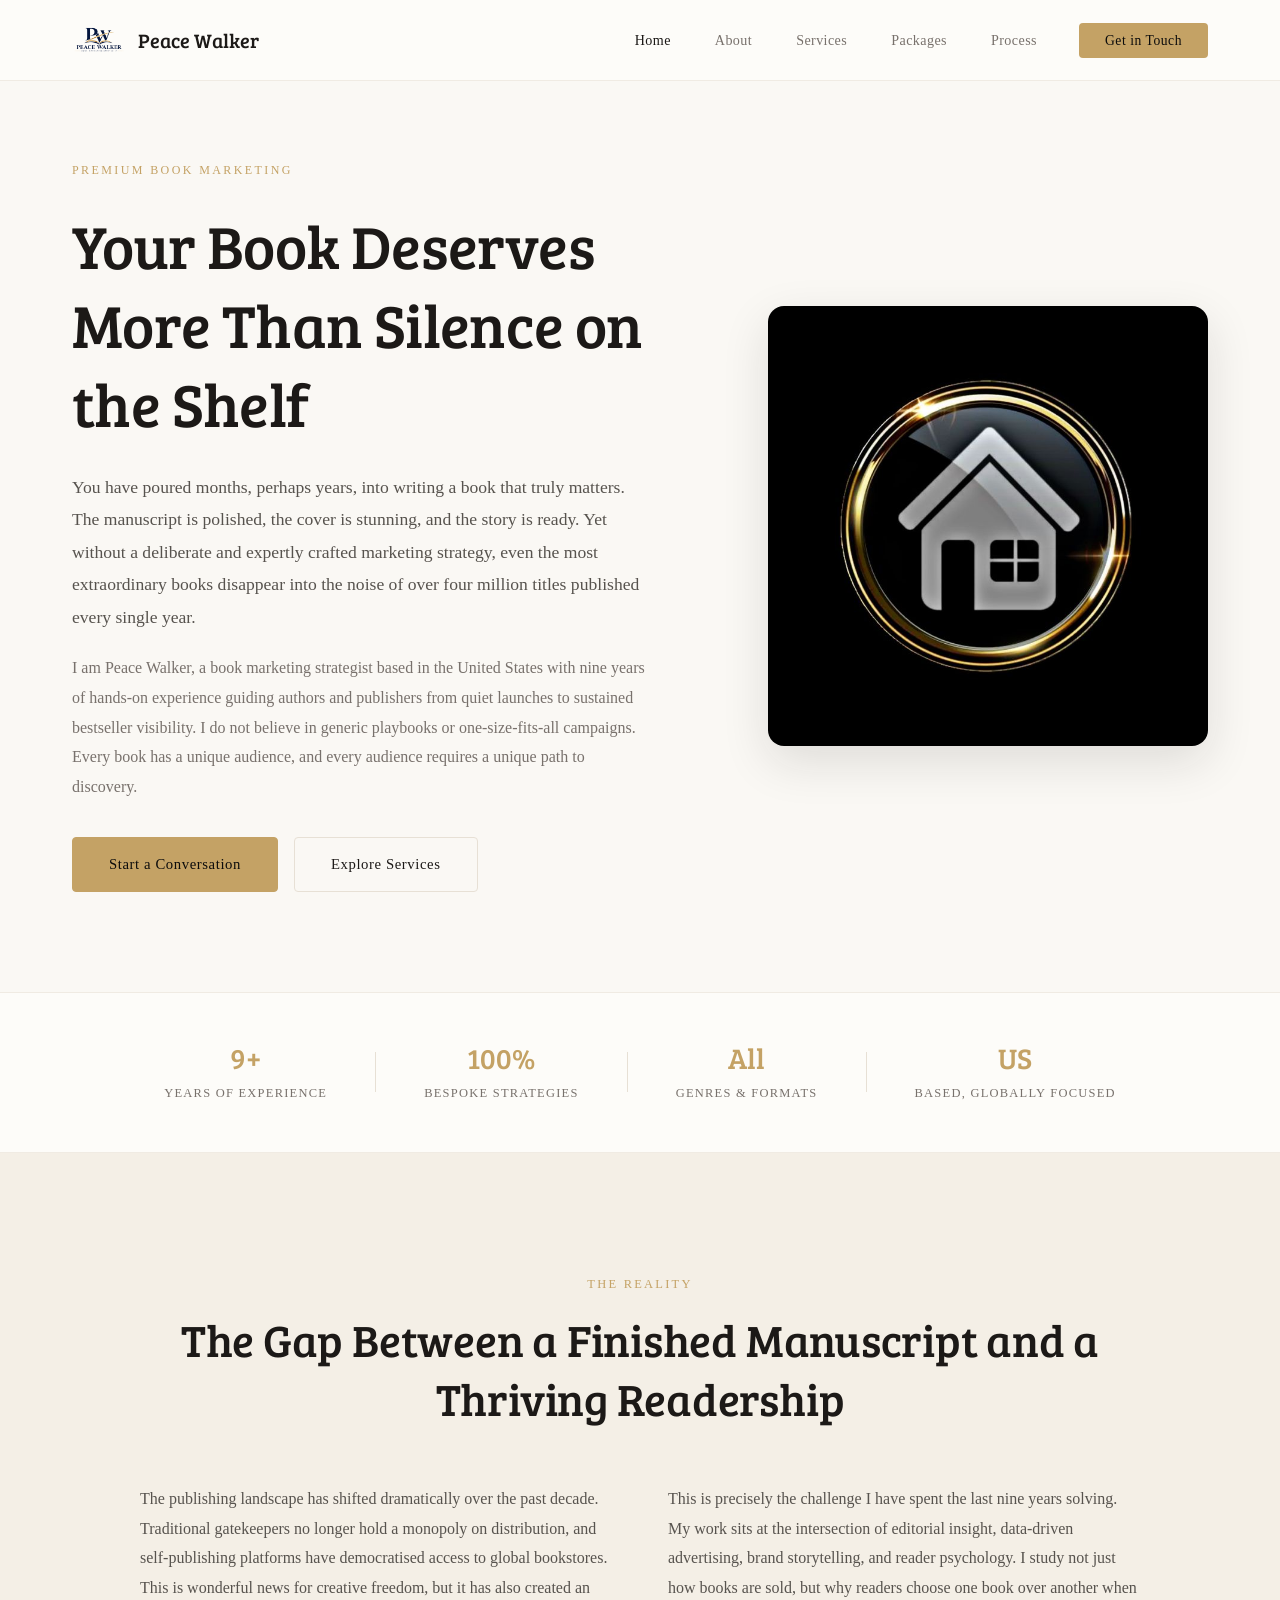
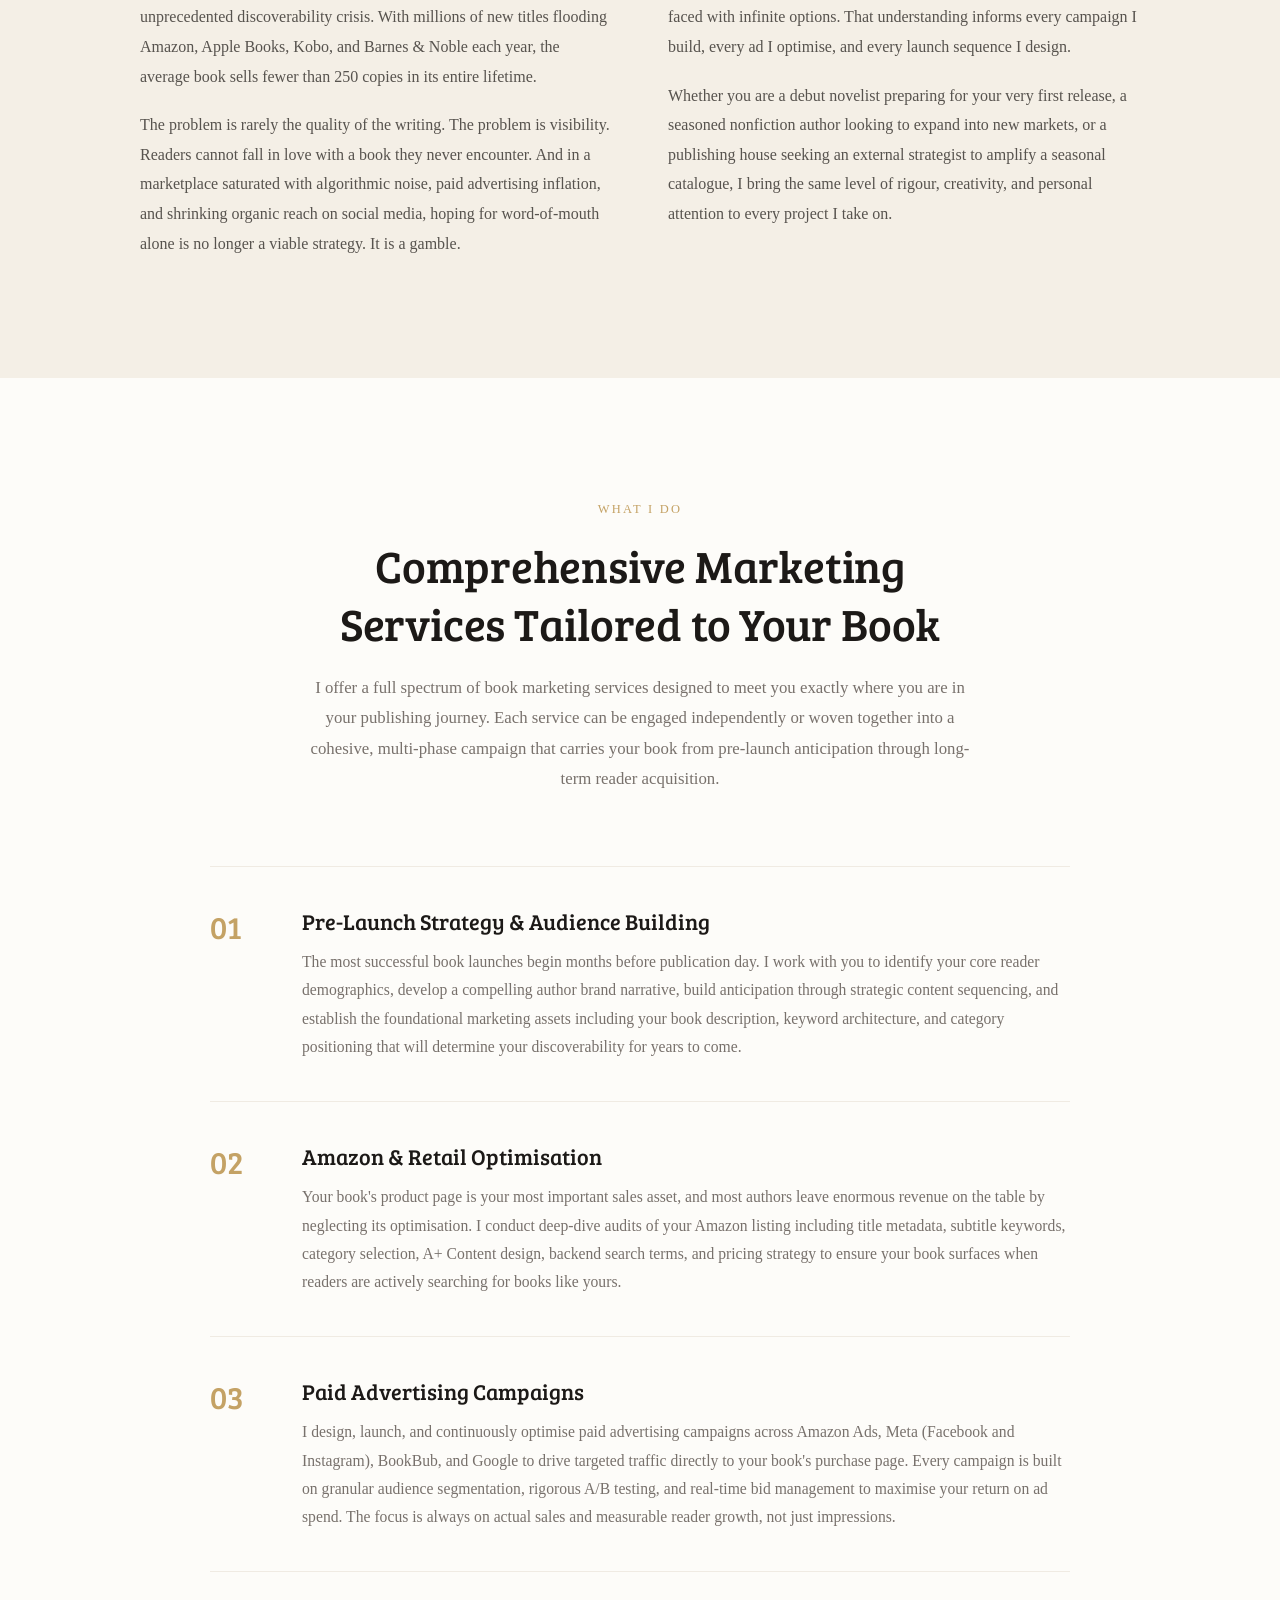
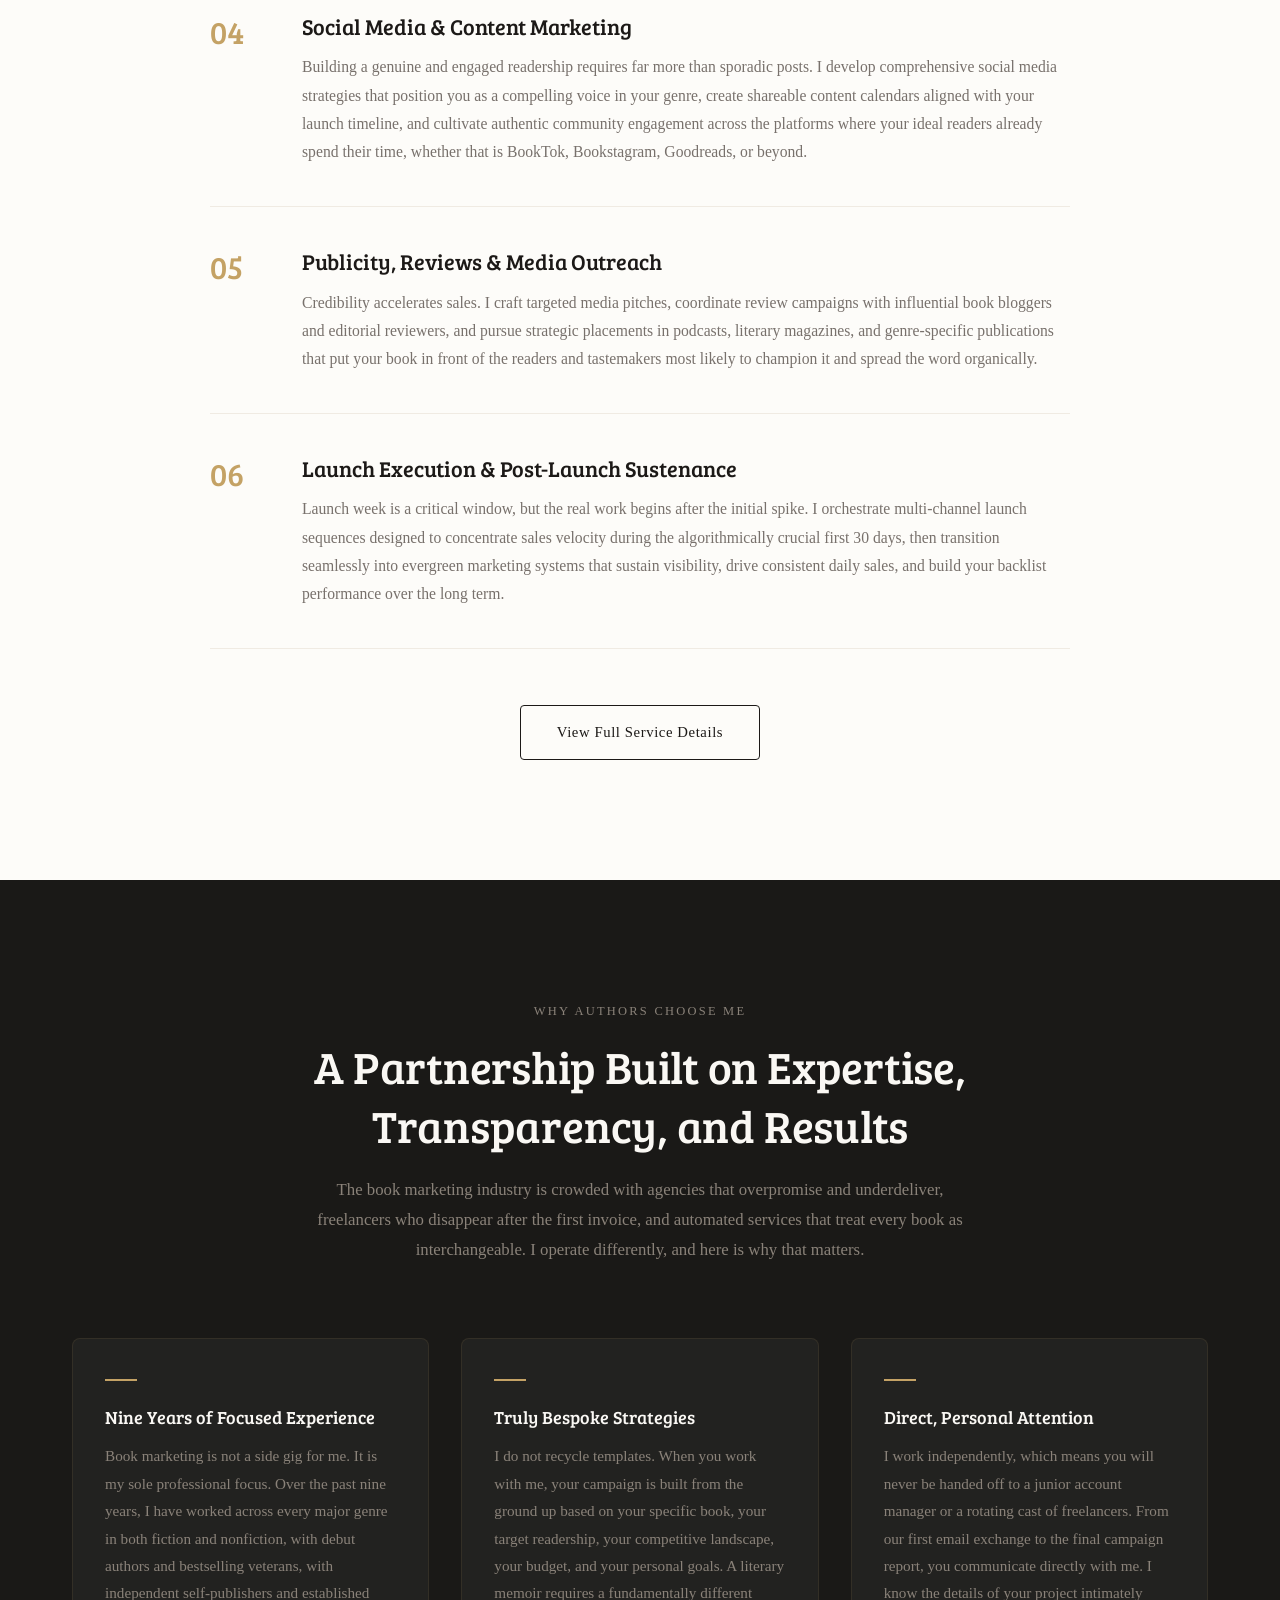
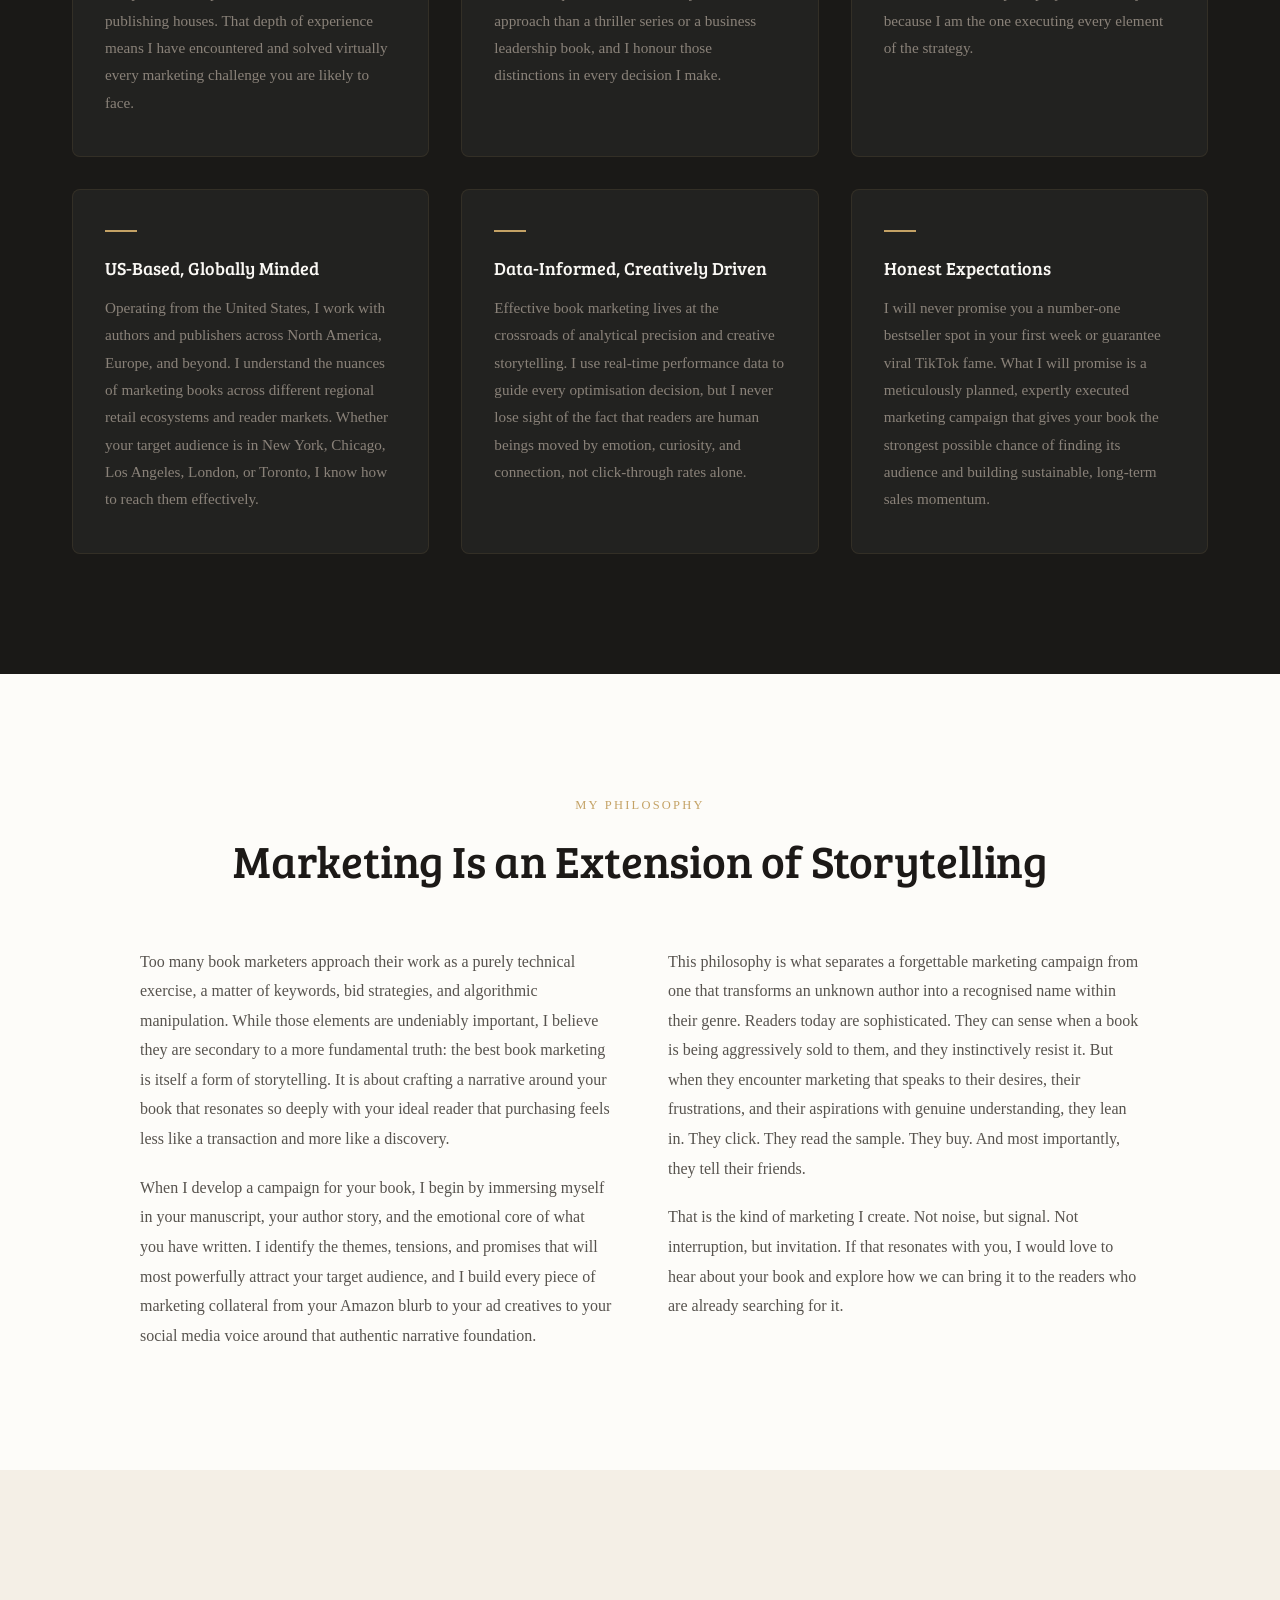
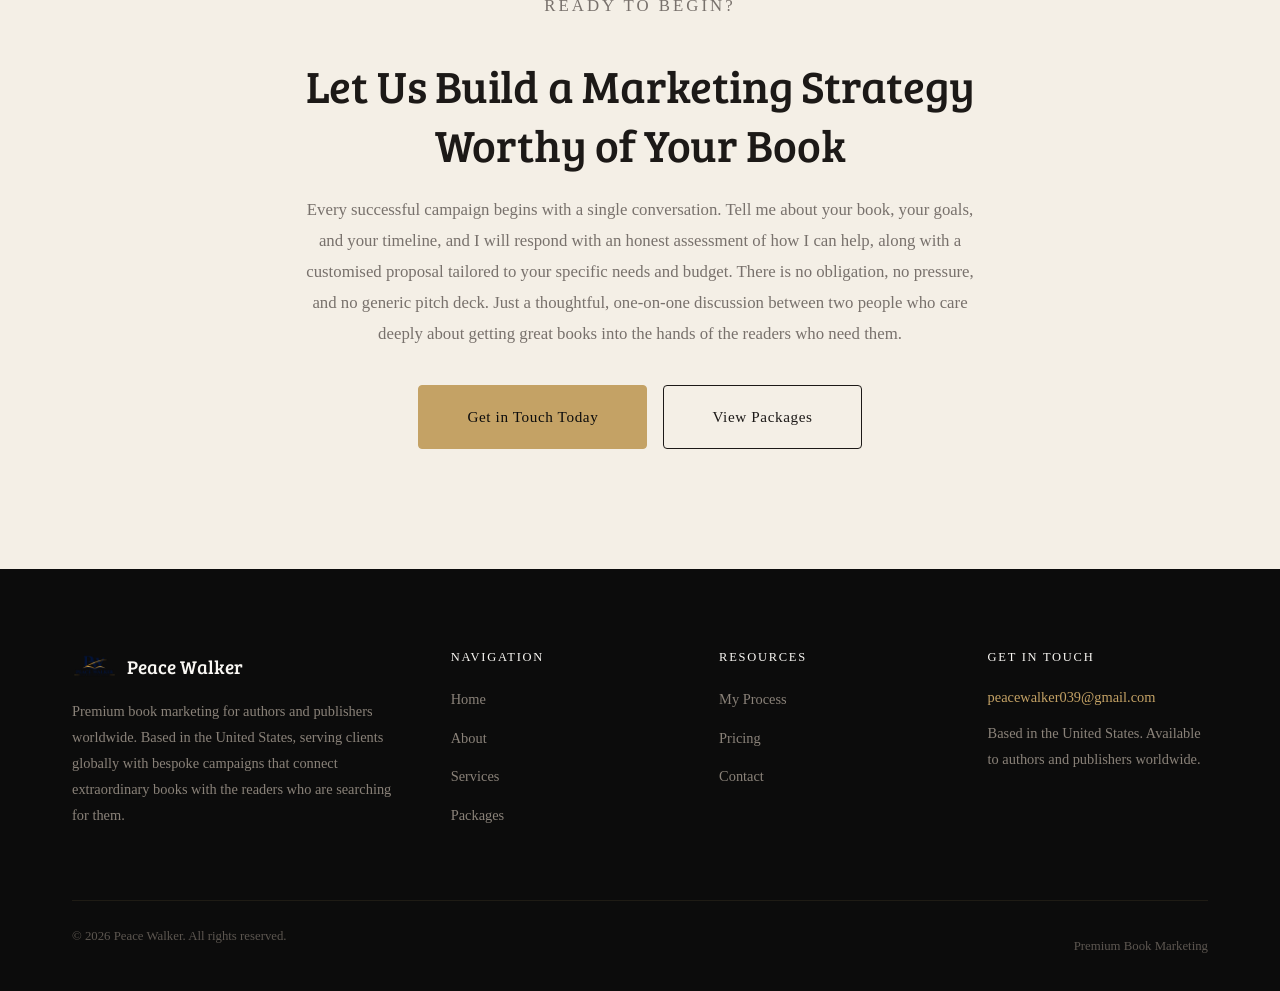
<file: index.html>
<!DOCTYPE html>
<html lang="en">
<head>
  <meta name="google-site-verification" content="_vigShUM2U0cawLQKVFa8acOE3Q956szlU7WzlEyZyk" />
  <meta charset="UTF-8" />
  <meta name="viewport" content="width=device-width, initial-scale=1.0" />
  <title>Peace Walker | Premium Book Marketing</title>
  <meta name="description" content="Peace Walker is a US-based premium book marketing strategist with 9 years of experience helping authors and publishers worldwide reach their ideal readers through bespoke marketing campaigns." />
  <link rel="icon" type="image/png" href="logo.png" />
  <link rel="preconnect" href="https://fonts.googleapis.com" />
  <link rel="preconnect" href="https://fonts.gstatic.com" crossorigin />
  <link href="https://fonts.googleapis.com/css2?family=Bree+Serif&display=swap" rel="stylesheet" />
  <link rel="stylesheet" href="styles.css" />
</head>
<body>

  <!-- ==========================================
       NAVIGATION
       ========================================== -->
  <nav class="navbar" id="navbar">
    <div class="nav-container">
      <a href="index.html" class="nav-logo">
        <img src="logo.png" alt="Peace Walker" />
        <span>Peace Walker</span>
      </a>

      <button class="hamburger" id="hamburger" aria-label="Open menu">
        <span></span>
        <span></span>
        <span></span>
      </button>

      <ul class="nav-links" id="navLinks">
        <li><a href="index.html" class="nav-link active">Home</a></li>
        <li><a href="about.html" class="nav-link">About</a></li>
        <li><a href="services.html" class="nav-link">Services</a></li>
        <li><a href="packages.html" class="nav-link">Packages</a></li>
        <li><a href="process.html" class="nav-link">Process</a></li>
        <li><a href="contact.html" class="nav-link nav-cta">Get in Touch</a></li>
      </ul>
    </div>
  </nav>

  <!-- ==========================================
       HERO
       ========================================== -->
  <section class="hero">
    <div class="container">
      <div class="hero-grid">
        <div class="hero-text">
          <p class="hero-eyebrow">Premium Book Marketing</p>
          <h1>Your Book Deserves More Than Silence on the Shelf</h1>
          <p class="hero-lead">
            You have poured months, perhaps years, into writing a book that truly
            matters. The manuscript is polished, the cover is stunning, and the
            story is ready. Yet without a deliberate and expertly crafted marketing
            strategy, even the most extraordinary books disappear into the noise
            of over four million titles published every single year.
          </p>
          <p class="hero-body">
            I am Peace Walker, a book marketing strategist based in the United States
            with nine years of hands-on experience guiding authors and publishers
            from quiet launches to sustained bestseller visibility. I do not believe
            in generic playbooks or one-size-fits-all campaigns. Every book has a
            unique audience, and every audience requires a unique path to discovery.
          </p>
          <div class="hero-buttons">
            <a href="contact.html" class="btn btn-primary">Start a Conversation</a>
            <a href="services.html" class="btn btn-ghost">Explore Services</a>
          </div>
        </div>
        <div class="hero-image">
          <div class="hero-image-frame">
            <img src="download (4).png" alt="Peace Walker, Book Marketing Strategist" />
          </div>
        </div>
      </div>
    </div>
  </section>

  <!-- ==========================================
       CREDENTIALS BAR
       ========================================== -->
  <section class="credentials-bar">
    <div class="container">
      <div class="credentials-row">
        <div class="credential">
          <span class="credential-number">9+</span>
          <span class="credential-label">Years of Experience</span>
        </div>
        <div class="credential-divider"></div>
        <div class="credential">
          <span class="credential-number">100%</span>
          <span class="credential-label">Bespoke Strategies</span>
        </div>
        <div class="credential-divider"></div>
        <div class="credential">
          <span class="credential-number">All</span>
          <span class="credential-label">Genres &amp; Formats</span>
        </div>
        <div class="credential-divider"></div>
        <div class="credential">
          <span class="credential-number">US</span>
          <span class="credential-label">Based, Globally Focused</span>
        </div>
      </div>
    </div>
  </section>

  <!-- ==========================================
       THE CHALLENGE
       ========================================== -->
  <section class="section section-cream">
    <div class="container">
      <div class="content-block">
        <div class="content-block-header">
          <p class="section-eyebrow">The Reality</p>
          <h2 class="section-title">The Gap Between a Finished Manuscript and a Thriving Readership</h2>
        </div>
        <div class="content-columns">
          <div class="content-col">
            <p>
              The publishing landscape has shifted dramatically over the past decade.
              Traditional gatekeepers no longer hold a monopoly on distribution, and
              self-publishing platforms have democratised access to global bookstores.
              This is wonderful news for creative freedom, but it has also created an
              unprecedented discoverability crisis. With millions of new titles flooding
              Amazon, Apple Books, Kobo, and Barnes &amp; Noble each year, the average
              book sells fewer than 250 copies in its entire lifetime.
            </p>
            <p>
              The problem is rarely the quality of the writing. The problem is
              visibility. Readers cannot fall in love with a book they never encounter.
              And in a marketplace saturated with algorithmic noise, paid advertising
              inflation, and shrinking organic reach on social media, hoping for
              word-of-mouth alone is no longer a viable strategy. It is a gamble.
            </p>
          </div>
          <div class="content-col">
            <p>
              This is precisely the challenge I have spent the last nine years solving.
              My work sits at the intersection of editorial insight, data-driven
              advertising, brand storytelling, and reader psychology. I study not just
              how books are sold, but why readers choose one book over another when
              faced with infinite options. That understanding informs every campaign
              I build, every ad I optimise, and every launch sequence I design.
            </p>
            <p>
              Whether you are a debut novelist preparing for your very first release,
              a seasoned nonfiction author looking to expand into new markets, or a
              publishing house seeking an external strategist to amplify a seasonal
              catalogue, I bring the same level of rigour, creativity, and personal
              attention to every project I take on.
            </p>
          </div>
        </div>
      </div>
    </div>
  </section>

  <!-- ==========================================
       SERVICES OVERVIEW
       ========================================== -->
  <section class="section">
    <div class="container">
      <div class="section-header">
        <p class="section-eyebrow">What I Do</p>
        <h2 class="section-title">Comprehensive Marketing Services Tailored to Your Book</h2>
        <p class="section-subtitle">
          I offer a full spectrum of book marketing services designed to meet you
          exactly where you are in your publishing journey. Each service can be
          engaged independently or woven together into a cohesive, multi-phase
          campaign that carries your book from pre-launch anticipation through
          long-term reader acquisition.
        </p>
      </div>

      <div class="services-list">

        <div class="service-row">
          <div class="service-row-number">01</div>
          <div class="service-row-body">
            <h3>Pre-Launch Strategy &amp; Audience Building</h3>
            <p>
              The most successful book launches begin months before publication day.
              I work with you to identify your core reader demographics, develop a
              compelling author brand narrative, build anticipation through strategic
              content sequencing, and establish the foundational marketing assets
              including your book description, keyword architecture, and category
              positioning that will determine your discoverability for years to come.
            </p>
          </div>
        </div>

        <div class="service-row">
          <div class="service-row-number">02</div>
          <div class="service-row-body">
            <h3>Amazon &amp; Retail Optimisation</h3>
            <p>
              Your book's product page is your most important sales asset, and most
              authors leave enormous revenue on the table by neglecting its
              optimisation. I conduct deep-dive audits of your Amazon listing
              including title metadata, subtitle keywords, category selection,
              A+ Content design, backend search terms, and pricing strategy to
              ensure your book surfaces when readers are actively searching for
              books like yours.
            </p>
          </div>
        </div>

        <div class="service-row">
          <div class="service-row-number">03</div>
          <div class="service-row-body">
            <h3>Paid Advertising Campaigns</h3>
            <p>
              I design, launch, and continuously optimise paid advertising campaigns
              across Amazon Ads, Meta (Facebook and Instagram), BookBub, and Google
              to drive targeted traffic directly to your book's purchase page. Every
              campaign is built on granular audience segmentation, rigorous A/B
              testing, and real-time bid management to maximise your return on ad
              spend. The focus is always on actual sales and measurable reader
              growth, not just impressions.
            </p>
          </div>
        </div>

        <div class="service-row">
          <div class="service-row-number">04</div>
          <div class="service-row-body">
            <h3>Social Media &amp; Content Marketing</h3>
            <p>
              Building a genuine and engaged readership requires far more than
              sporadic posts. I develop comprehensive social media strategies that
              position you as a compelling voice in your genre, create shareable
              content calendars aligned with your launch timeline, and cultivate
              authentic community engagement across the platforms where your ideal
              readers already spend their time, whether that is BookTok, Bookstagram,
              Goodreads, or beyond.
            </p>
          </div>
        </div>

        <div class="service-row">
          <div class="service-row-number">05</div>
          <div class="service-row-body">
            <h3>Publicity, Reviews &amp; Media Outreach</h3>
            <p>
              Credibility accelerates sales. I craft targeted media pitches,
              coordinate review campaigns with influential book bloggers and
              editorial reviewers, and pursue strategic placements in podcasts,
              literary magazines, and genre-specific publications that put your
              book in front of the readers and tastemakers most likely to champion
              it and spread the word organically.
            </p>
          </div>
        </div>

        <div class="service-row">
          <div class="service-row-number">06</div>
          <div class="service-row-body">
            <h3>Launch Execution &amp; Post-Launch Sustenance</h3>
            <p>
              Launch week is a critical window, but the real work begins after the
              initial spike. I orchestrate multi-channel launch sequences designed
              to concentrate sales velocity during the algorithmically crucial first
              30 days, then transition seamlessly into evergreen marketing systems
              that sustain visibility, drive consistent daily sales, and build your
              backlist performance over the long term.
            </p>
          </div>
        </div>

      </div>

      <div class="section-cta">
        <a href="services.html" class="btn btn-outline-dark">View Full Service Details</a>
      </div>
    </div>
  </section>

  <!-- ==========================================
       WHY WORK WITH ME
       ========================================== -->
  <section class="section section-dark">
    <div class="container">
      <div class="section-header">
        <p class="section-eyebrow gold-text">Why Authors Choose Me</p>
        <h2 class="section-title">A Partnership Built on Expertise, Transparency, and Results</h2>
        <p class="section-subtitle">
          The book marketing industry is crowded with agencies that overpromise and
          underdeliver, freelancers who disappear after the first invoice, and
          automated services that treat every book as interchangeable. I operate
          differently, and here is why that matters.
        </p>
      </div>

      <div class="why-grid">
        <div class="why-card">
          <div class="why-card-accent"></div>
          <h3>Nine Years of Focused Experience</h3>
          <p>
            Book marketing is not a side gig for me. It is my sole professional
            focus. Over the past nine years, I have worked across every major genre
            in both fiction and nonfiction, with debut authors and bestselling
            veterans, with independent self-publishers and established publishing
            houses. That depth of experience means I have encountered and solved
            virtually every marketing challenge you are likely to face.
          </p>
        </div>

        <div class="why-card">
          <div class="why-card-accent"></div>
          <h3>Truly Bespoke Strategies</h3>
          <p>
            I do not recycle templates. When you work with me, your campaign is
            built from the ground up based on your specific book, your target
            readership, your competitive landscape, your budget, and your personal
            goals. A literary memoir requires a fundamentally different approach
            than a thriller series or a business leadership book, and I honour
            those distinctions in every decision I make.
          </p>
        </div>

        <div class="why-card">
          <div class="why-card-accent"></div>
          <h3>Direct, Personal Attention</h3>
          <p>
            I work independently, which means you will never be handed off to a
            junior account manager or a rotating cast of freelancers. From our
            first email exchange to the final campaign report, you communicate
            directly with me. I know the details of your project intimately
            because I am the one executing every element of the strategy.
          </p>
        </div>

        <div class="why-card">
          <div class="why-card-accent"></div>
          <h3>US-Based, Globally Minded</h3>
          <p>
            Operating from the United States, I work with authors and publishers
            across North America, Europe, and beyond. I understand the nuances of
            marketing books across different regional retail ecosystems and reader
            markets. Whether your target audience is in New York, Chicago, Los
            Angeles, London, or Toronto, I know how to reach them effectively.
          </p>
        </div>

        <div class="why-card">
          <div class="why-card-accent"></div>
          <h3>Data-Informed, Creatively Driven</h3>
          <p>
            Effective book marketing lives at the crossroads of analytical
            precision and creative storytelling. I use real-time performance data
            to guide every optimisation decision, but I never lose sight of the
            fact that readers are human beings moved by emotion, curiosity, and
            connection, not click-through rates alone.
          </p>
        </div>

        <div class="why-card">
          <div class="why-card-accent"></div>
          <h3>Honest Expectations</h3>
          <p>
            I will never promise you a number-one bestseller spot in your first
            week or guarantee viral TikTok fame. What I will promise is a
            meticulously planned, expertly executed marketing campaign that gives
            your book the strongest possible chance of finding its audience and
            building sustainable, long-term sales momentum.
          </p>
        </div>
      </div>
    </div>
  </section>

  <!-- ==========================================
       PHILOSOPHY
       ========================================== -->
  <section class="section">
    <div class="container">
      <div class="content-block">
        <div class="content-block-header">
          <p class="section-eyebrow">My Philosophy</p>
          <h2 class="section-title">Marketing Is an Extension of Storytelling</h2>
        </div>
        <div class="content-columns">
          <div class="content-col">
            <p>
              Too many book marketers approach their work as a purely technical
              exercise, a matter of keywords, bid strategies, and algorithmic
              manipulation. While those elements are undeniably important, I believe
              they are secondary to a more fundamental truth: the best book marketing
              is itself a form of storytelling. It is about crafting a narrative
              around your book that resonates so deeply with your ideal reader that
              purchasing feels less like a transaction and more like a discovery.
            </p>
            <p>
              When I develop a campaign for your book, I begin by immersing myself
              in your manuscript, your author story, and the emotional core of what
              you have written. I identify the themes, tensions, and promises that
              will most powerfully attract your target audience, and I build every
              piece of marketing collateral from your Amazon blurb to your ad
              creatives to your social media voice around that authentic narrative
              foundation.
            </p>
          </div>
          <div class="content-col">
            <p>
              This philosophy is what separates a forgettable marketing campaign from
              one that transforms an unknown author into a recognised name within
              their genre. Readers today are sophisticated. They can sense when a
              book is being aggressively sold to them, and they instinctively resist
              it. But when they encounter marketing that speaks to their desires,
              their frustrations, and their aspirations with genuine understanding,
              they lean in. They click. They read the sample. They buy. And most
              importantly, they tell their friends.
            </p>
            <p>
              That is the kind of marketing I create. Not noise, but signal. Not
              interruption, but invitation. If that resonates with you, I would
              love to hear about your book and explore how we can bring it to the
              readers who are already searching for it.
            </p>
          </div>
        </div>
      </div>
    </div>
  </section>

  <!-- ==========================================
       CALL TO ACTION
       ========================================== -->
  <section class="section section-cream">
    <div class="container">
      <div class="cta-block">
        <p class="section-eyebrow gold-text">Ready to Begin?</p>
        <h2>Let Us Build a Marketing Strategy Worthy of Your Book</h2>
        <p>
          Every successful campaign begins with a single conversation. Tell me about
          your book, your goals, and your timeline, and I will respond with an honest
          assessment of how I can help, along with a customised proposal tailored to
          your specific needs and budget. There is no obligation, no pressure, and no
          generic pitch deck. Just a thoughtful, one-on-one discussion between two
          people who care deeply about getting great books into the hands of the
          readers who need them.
        </p>
        <div class="cta-buttons">
          <a href="contact.html" class="btn btn-primary btn-large">Get in Touch Today</a>
          <a href="packages.html" class="btn btn-outline-dark btn-large">View Packages</a>
        </div>
      </div>
    </div>
  </section>

  <!-- ==========================================
       FOOTER
       ========================================== -->
  <footer class="footer">
    <div class="container">
      <div class="footer-grid">
        <div class="footer-brand">
          <a href="index.html" class="footer-logo">
            <img src="logo.png" alt="Peace Walker" />
            <span>Peace Walker</span>
          </a>
          <p>
            Premium book marketing for authors and publishers worldwide.
            Based in the United States, serving clients globally with bespoke
            campaigns that connect extraordinary books with the readers who
            are searching for them.
          </p>
        </div>

        <div class="footer-col">
          <h4>Navigation</h4>
          <ul class="footer-links">
            <li><a href="index.html">Home</a></li>
            <li><a href="about.html">About</a></li>
            <li><a href="services.html">Services</a></li>
            <li><a href="packages.html">Packages</a></li>
          </ul>
        </div>

        <div class="footer-col">
          <h4>Resources</h4>
          <ul class="footer-links">
            <li><a href="process.html">My Process</a></li>
            <li><a href="packages.html">Pricing</a></li>
            <li><a href="contact.html">Contact</a></li>
          </ul>
        </div>

        <div class="footer-col">
          <h4>Get in Touch</h4>
          <p class="footer-contact-text">
            <a href="mailto:peacewalker039@gmail.com">peacewalker039@gmail.com</a>
          </p>
          <p class="footer-contact-text">
            Based in the United States. Available to authors and publishers worldwide.
          </p>
        </div>
      </div>

      <div class="footer-bottom">
        <p>&copy; <span class="current-year">2025</span> Peace Walker. All rights reserved.</p>
        <p>Premium Book Marketing</p>
      </div>
    </div>
  </footer>

  <script src="main.js"></script>
</body>
</html>
</file>
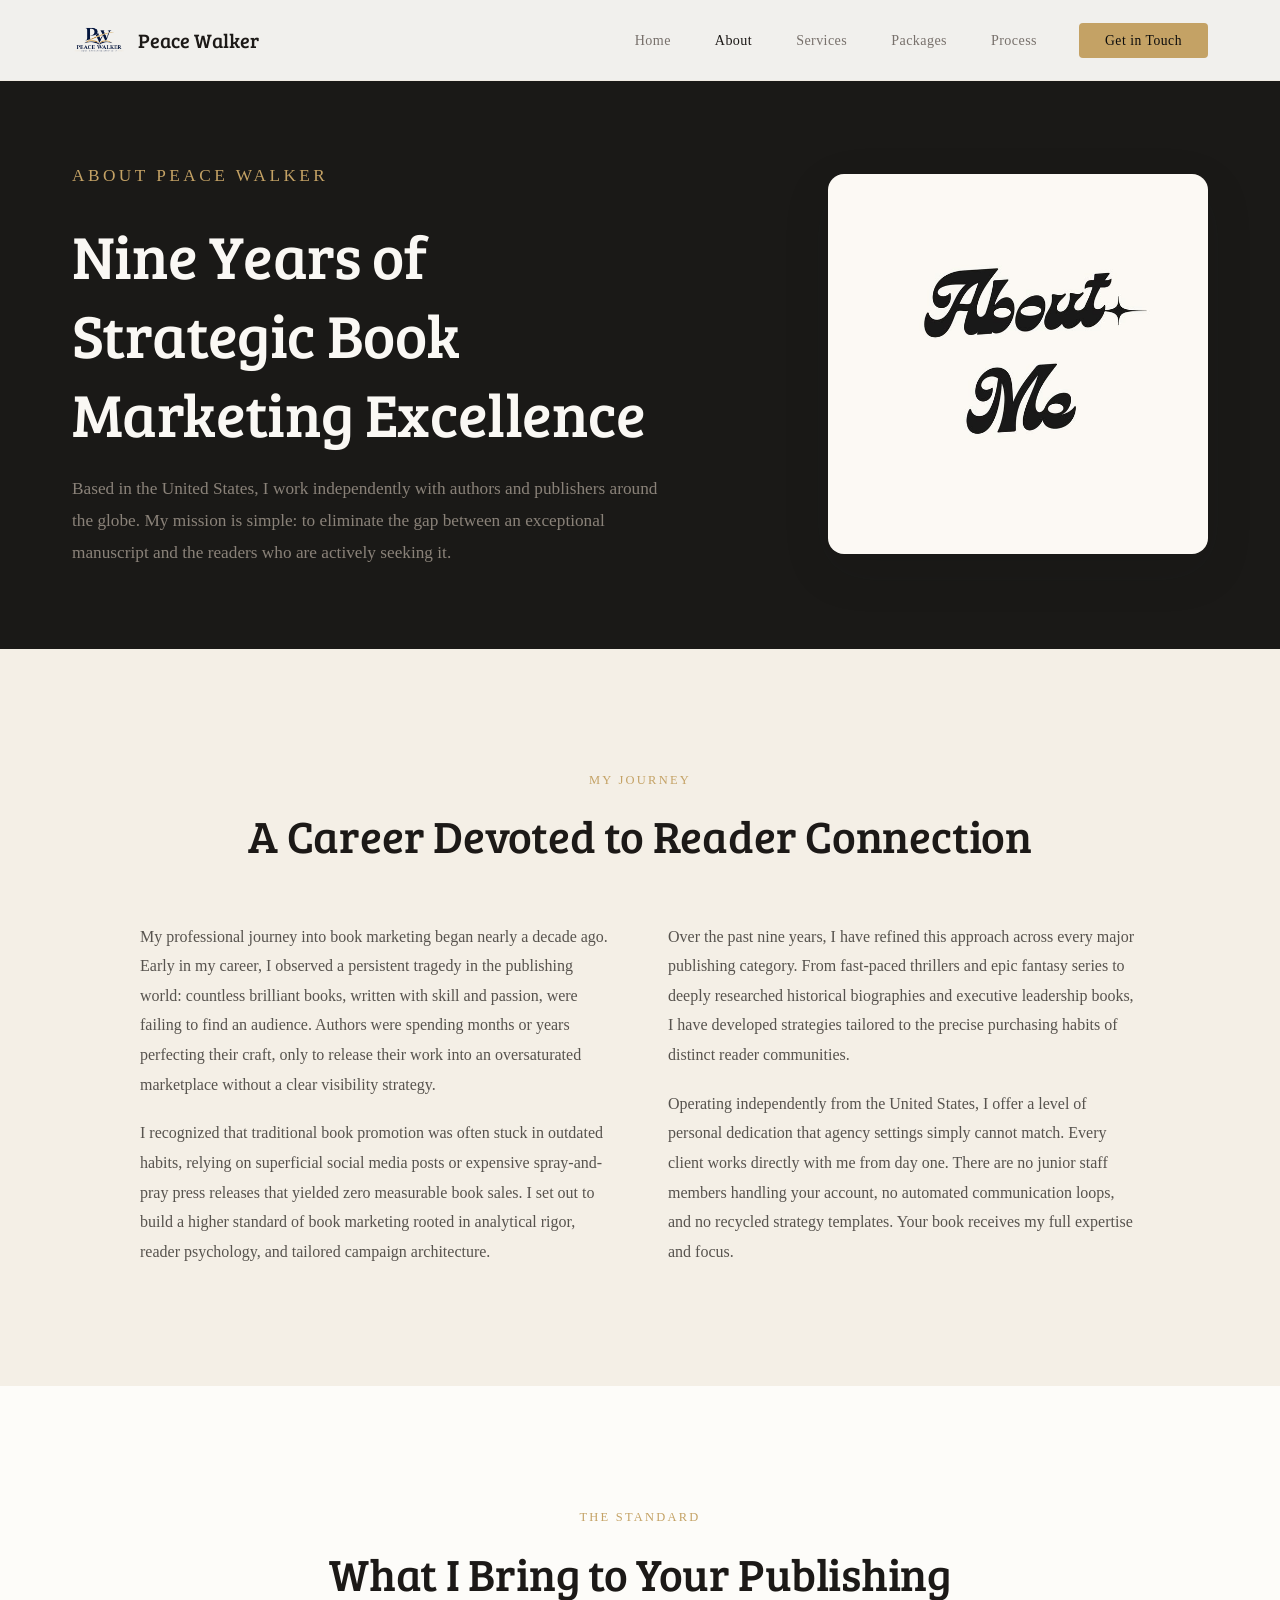
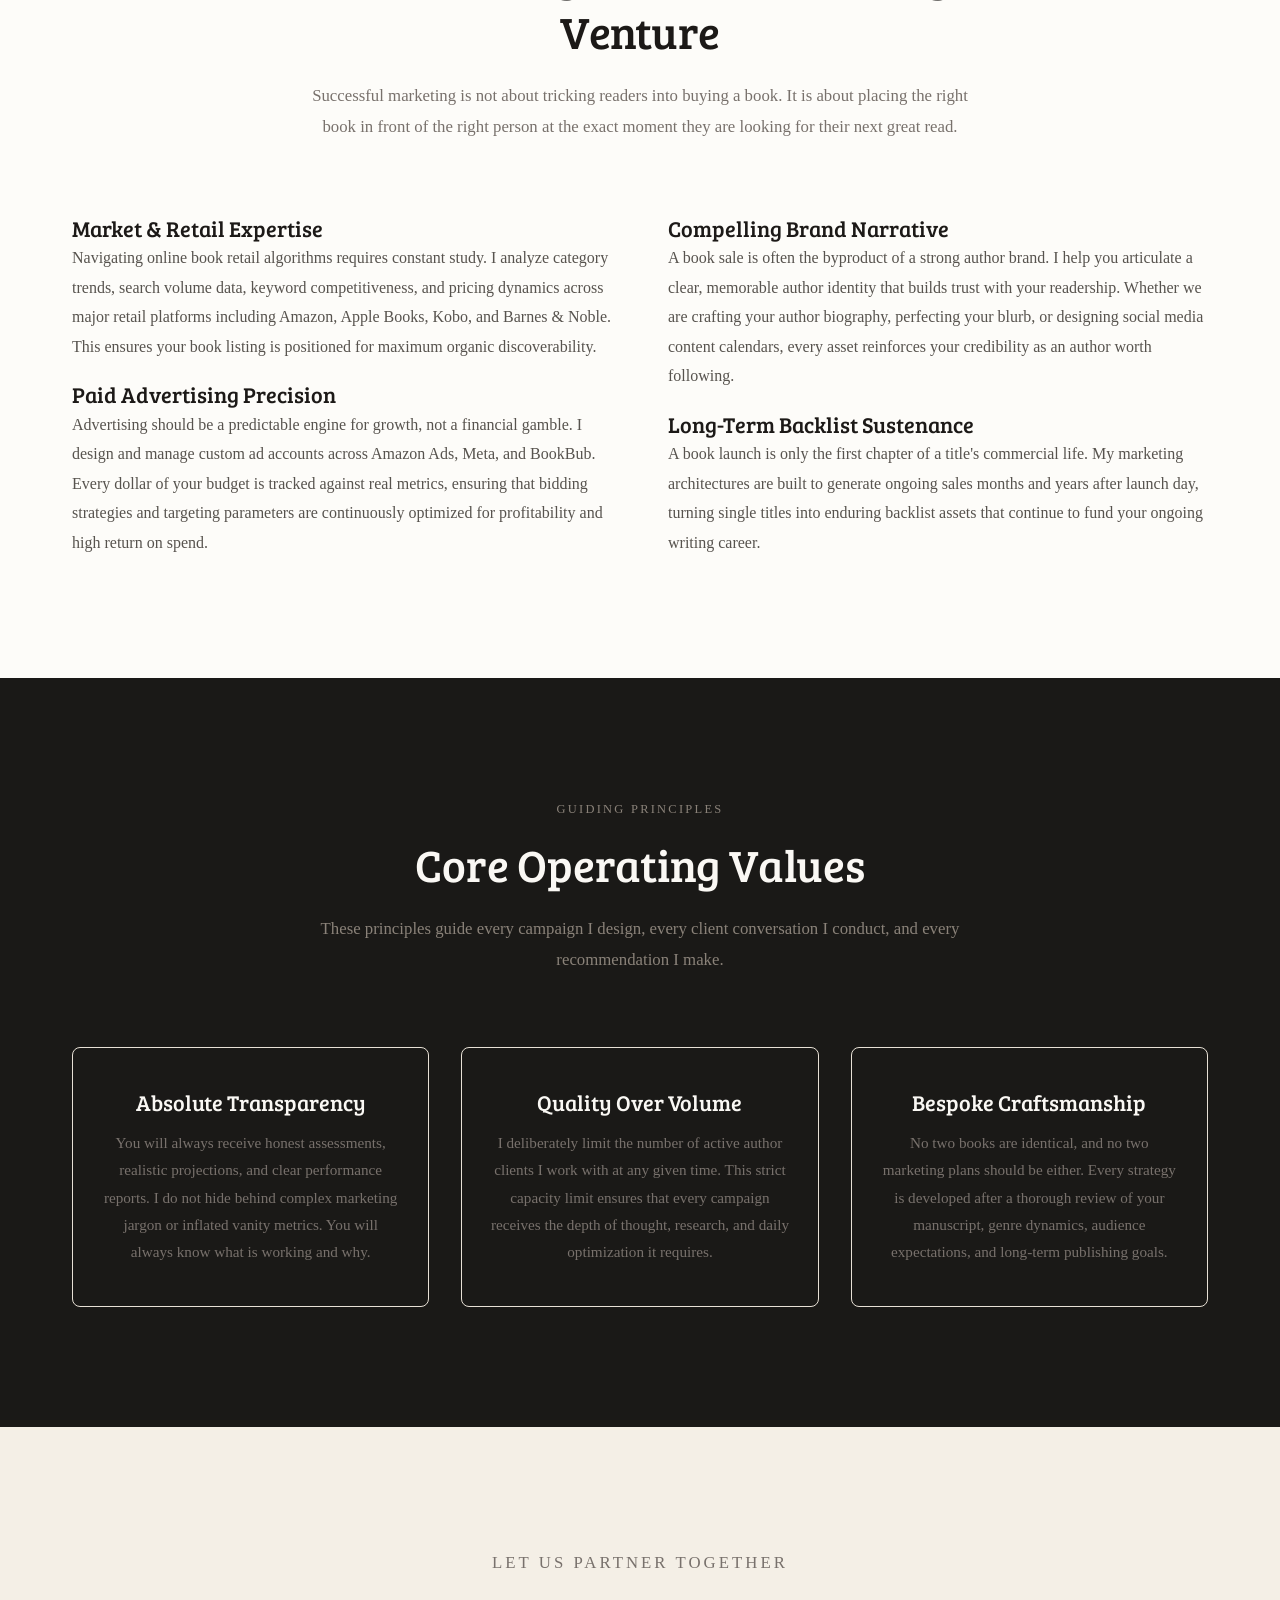
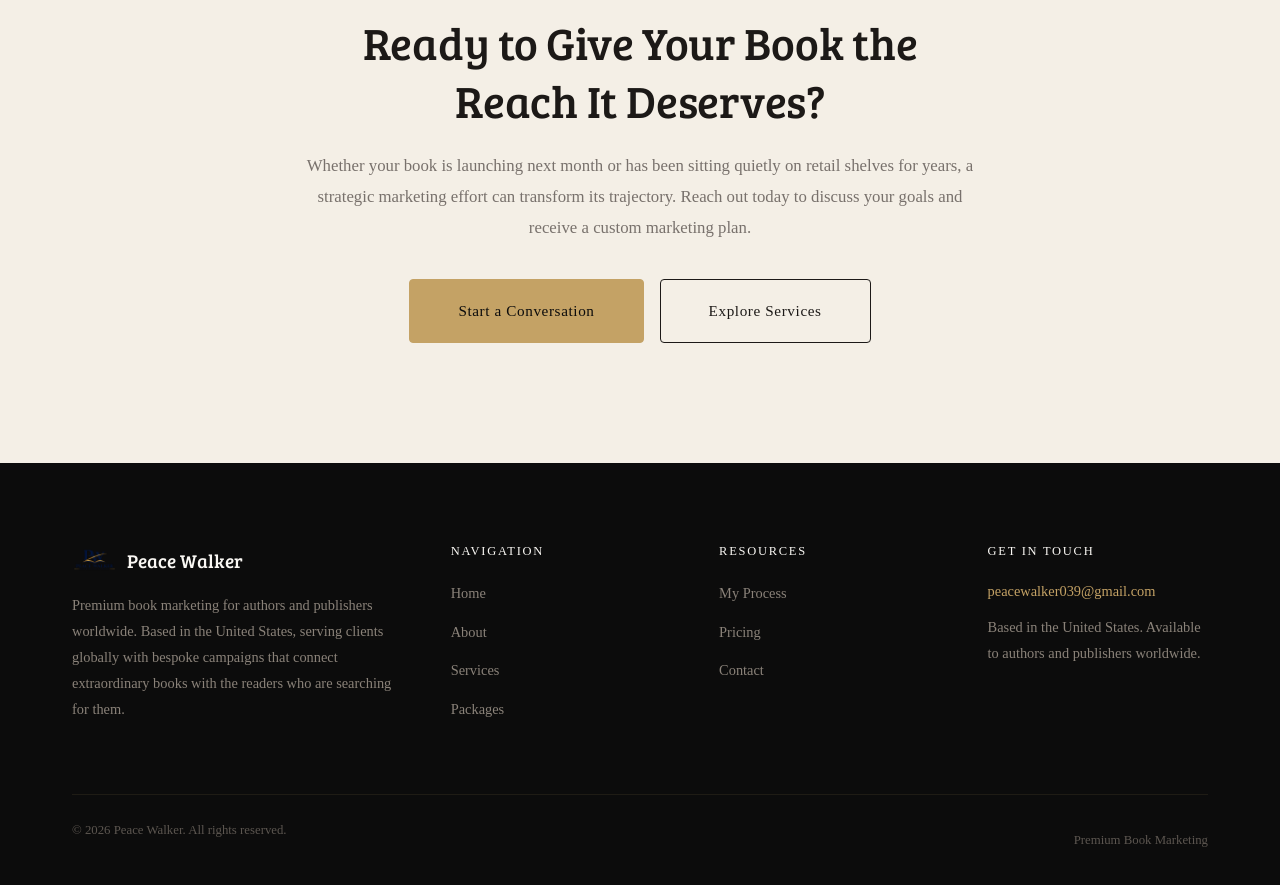
<file: about.html>
<!DOCTYPE html>
<html lang="en">
<head>
  <meta charset="UTF-8" />
  <meta name="viewport" content="width=device-width, initial-scale=1.0" />
  <title>About Peace Walker | Premium Book Marketing Strategist</title>
  <meta name="description" content="Learn about Peace Walker, a US-based book marketing strategist with 9 years of experience helping fiction and nonfiction authors achieve sustainable sales growth." />
  <link rel="icon" type="image/png" href="logo.png" />
  <link rel="preconnect" href="https://fonts.googleapis.com" />
  <link rel="preconnect" href="https://fonts.gstatic.com" crossorigin />
  <link href="https://fonts.googleapis.com/css2?family=Bree+Serif&display=swap" rel="stylesheet" />
  <link rel="stylesheet" href="styles.css" />
</head>
<body>

  <!-- ==========================================
       NAVIGATION
       ========================================== -->
  <nav class="navbar" id="navbar">
    <div class="nav-container">
      <a href="index.html" class="nav-logo">
        <img src="logo.png" alt="Peace Walker" />
        <span>Peace Walker</span>
      </a>

      <button class="hamburger" id="hamburger" aria-label="Open menu">
        <span></span>
        <span></span>
        <span></span>
      </button>

      <ul class="nav-links" id="navLinks">
        <li><a href="index.html" class="nav-link">Home</a></li>
        <li><a href="about.html" class="nav-link active">About</a></li>
        <li><a href="services.html" class="nav-link">Services</a></li>
        <li><a href="packages.html" class="nav-link">Packages</a></li>
        <li><a href="process.html" class="nav-link">Process</a></li>
        <li><a href="contact.html" class="nav-link nav-cta">Get in Touch</a></li>
      </ul>
    </div>
  </nav>

  <!-- ==========================================
       PAGE HERO
       ========================================== -->
  <section class="page-hero">
    <div class="container">
      <div class="page-hero-grid">
        <div class="page-hero-text">
          <p class="hero-eyebrow">About Peace Walker</p>
          <h1>Nine Years of Strategic Book Marketing Excellence</h1>
          <p>
            Based in the United States, I work independently with authors and publishers
            around the globe. My mission is simple: to eliminate the gap between an
            exceptional manuscript and the readers who are actively seeking it.
          </p>
        </div>
        <div class="page-hero-image">
          <div class="page-hero-image-frame">
            <img src="download (2).png" alt="Peace Walker, Book Marketing Strategist" />
          </div>
        </div>
      </div>
    </div>
  </section>

  <!-- ==========================================
       STORY / BACKGROUND
       ========================================== -->
  <section class="section section-cream">
    <div class="container">
      <div class="content-block">
        <div class="content-block-header">
          <p class="section-eyebrow">My Journey</p>
          <h2 class="section-title">A Career Devoted to Reader Connection</h2>
        </div>
        <div class="content-columns">
          <div class="content-col">
            <p>
              My professional journey into book marketing began nearly a decade ago.
              Early in my career, I observed a persistent tragedy in the publishing
              world: countless brilliant books, written with skill and passion, were
              failing to find an audience. Authors were spending months or years perfecting
              their craft, only to release their work into an oversaturated marketplace
              without a clear visibility strategy.
            </p>
            <p>
              I recognized that traditional book promotion was often stuck in outdated
              habits, relying on superficial social media posts or expensive spray-and-pray
              press releases that yielded zero measurable book sales. I set out to build
              a higher standard of book marketing rooted in analytical rigor, reader
              psychology, and tailored campaign architecture.
            </p>
          </div>
          <div class="content-col">
            <p>
              Over the past nine years, I have refined this approach across every major
              publishing category. From fast-paced thrillers and epic fantasy series
              to deeply researched historical biographies and executive leadership books,
              I have developed strategies tailored to the precise purchasing habits of
              distinct reader communities.
            </p>
            <p>
              Operating independently from the United States, I offer a level of personal
              dedication that agency settings simply cannot match. Every client works
              directly with me from day one. There are no junior staff members handling
              your account, no automated communication loops, and no recycled strategy
              templates. Your book receives my full expertise and focus.
            </p>
          </div>
        </div>
      </div>
    </div>
  </section>

  <!-- ==========================================
       CORE PHILOSOPHY & ADVANTAGES
       ========================================== -->
  <section class="section">
    <div class="container">
      <div class="section-header">
        <p class="section-eyebrow">The Standard</p>
        <h2 class="section-title">What I Bring to Your Publishing Venture</h2>
        <p class="section-subtitle">
          Successful marketing is not about tricking readers into buying a book. It is about
          placing the right book in front of the right person at the exact moment they are
          looking for their next great read.
        </p>
      </div>

      <div class="content-columns">
        <div class="content-col">
          <h3>Market &amp; Retail Expertise</h3>
          <p>
            Navigating online book retail algorithms requires constant study. I analyze
            category trends, search volume data, keyword competitiveness, and pricing
            dynamics across major retail platforms including Amazon, Apple Books, Kobo,
            and Barnes &amp; Noble. This ensures your book listing is positioned for
            maximum organic discoverability.
          </p>

          <h3>Paid Advertising Precision</h3>
          <p>
            Advertising should be a predictable engine for growth, not a financial gamble.
            I design and manage custom ad accounts across Amazon Ads, Meta, and BookBub.
            Every dollar of your budget is tracked against real metrics, ensuring that
            bidding strategies and targeting parameters are continuously optimized for
            profitability and high return on spend.
          </p>
        </div>

        <div class="content-col">
          <h3>Compelling Brand Narrative</h3>
          <p>
            A book sale is often the byproduct of a strong author brand. I help you
            articulate a clear, memorable author identity that builds trust with your
            readership. Whether we are crafting your author biography, perfecting your
            blurb, or designing social media content calendars, every asset reinforces
            your credibility as an author worth following.
          </p>

          <h3>Long-Term Backlist Sustenance</h3>
          <p>
            A book launch is only the first chapter of a title's commercial life. My
            marketing architectures are built to generate ongoing sales months and years
            after launch day, turning single titles into enduring backlist assets that
            continue to fund your ongoing writing career.
          </p>
        </div>
      </div>
    </div>
  </section>

  <!-- ==========================================
       VALUES
       ========================================== -->
  <section class="section section-dark">
    <div class="container">
      <div class="section-header">
        <p class="section-eyebrow gold-text">Guiding Principles</p>
        <h2 class="section-title">Core Operating Values</h2>
        <p class="section-subtitle">
          These principles guide every campaign I design, every client conversation
          I conduct, and every recommendation I make.
        </p>
      </div>

      <div class="values-grid">
        <div class="value-card">
          <h3>Absolute Transparency</h3>
          <p>
            You will always receive honest assessments, realistic projections, and clear
            performance reports. I do not hide behind complex marketing jargon or inflated
            vanity metrics. You will always know what is working and why.
          </p>
        </div>

        <div class="value-card">
          <h3>Quality Over Volume</h3>
          <p>
            I deliberately limit the number of active author clients I work with at any
            given time. This strict capacity limit ensures that every campaign receives
            the depth of thought, research, and daily optimization it requires.
          </p>
        </div>

        <div class="value-card">
          <h3>Bespoke Craftsmanship</h3>
          <p>
            No two books are identical, and no two marketing plans should be either.
            Every strategy is developed after a thorough review of your manuscript,
            genre dynamics, audience expectations, and long-term publishing goals.
          </p>
        </div>
      </div>
    </div>
  </section>

  <!-- ==========================================
       CALL TO ACTION
       ========================================== -->
  <section class="section section-cream">
    <div class="container">
      <div class="cta-block">
        <p class="section-eyebrow gold-text">Let Us Partner Together</p>
        <h2>Ready to Give Your Book the Reach It Deserves?</h2>
        <p>
          Whether your book is launching next month or has been sitting quietly on
          retail shelves for years, a strategic marketing effort can transform its trajectory.
          Reach out today to discuss your goals and receive a custom marketing plan.
        </p>
        <div class="cta-buttons">
          <a href="contact.html" class="btn btn-primary btn-large">Start a Conversation</a>
          <a href="services.html" class="btn btn-outline-dark btn-large">Explore Services</a>
        </div>
      </div>
    </div>
  </section>

  <!-- ==========================================
       FOOTER
       ========================================== -->
  <footer class="footer">
    <div class="container">
      <div class="footer-grid">
        <div class="footer-brand">
          <a href="index.html" class="footer-logo">
            <img src="logo.png" alt="Peace Walker" />
            <span>Peace Walker</span>
          </a>
          <p>
            Premium book marketing for authors and publishers worldwide.
            Based in the United States, serving clients globally with bespoke
            campaigns that connect extraordinary books with the readers who
            are searching for them.
          </p>
        </div>

        <div class="footer-col">
          <h4>Navigation</h4>
          <ul class="footer-links">
            <li><a href="index.html">Home</a></li>
            <li><a href="about.html">About</a></li>
            <li><a href="services.html">Services</a></li>
            <li><a href="packages.html">Packages</a></li>
          </ul>
        </div>

        <div class="footer-col">
          <h4>Resources</h4>
          <ul class="footer-links">
            <li><a href="process.html">My Process</a></li>
            <li><a href="packages.html">Pricing</a></li>
            <li><a href="contact.html">Contact</a></li>
          </ul>
        </div>

        <div class="footer-col">
          <h4>Get in Touch</h4>
          <p class="footer-contact-text">
            <a href="mailto:peacewalker039@gmail.com">peacewalker039@gmail.com</a>
          </p>
          <p class="footer-contact-text">
            Based in the United States. Available to authors and publishers worldwide.
          </p>
        </div>
      </div>

      <div class="footer-bottom">
        <p>&copy; <span class="current-year">2025</span> Peace Walker. All rights reserved.</p>
        <p>Premium Book Marketing</p>
      </div>
    </div>
  </footer>

  <script src="main.js"></script>
</body>
</html>
</file>
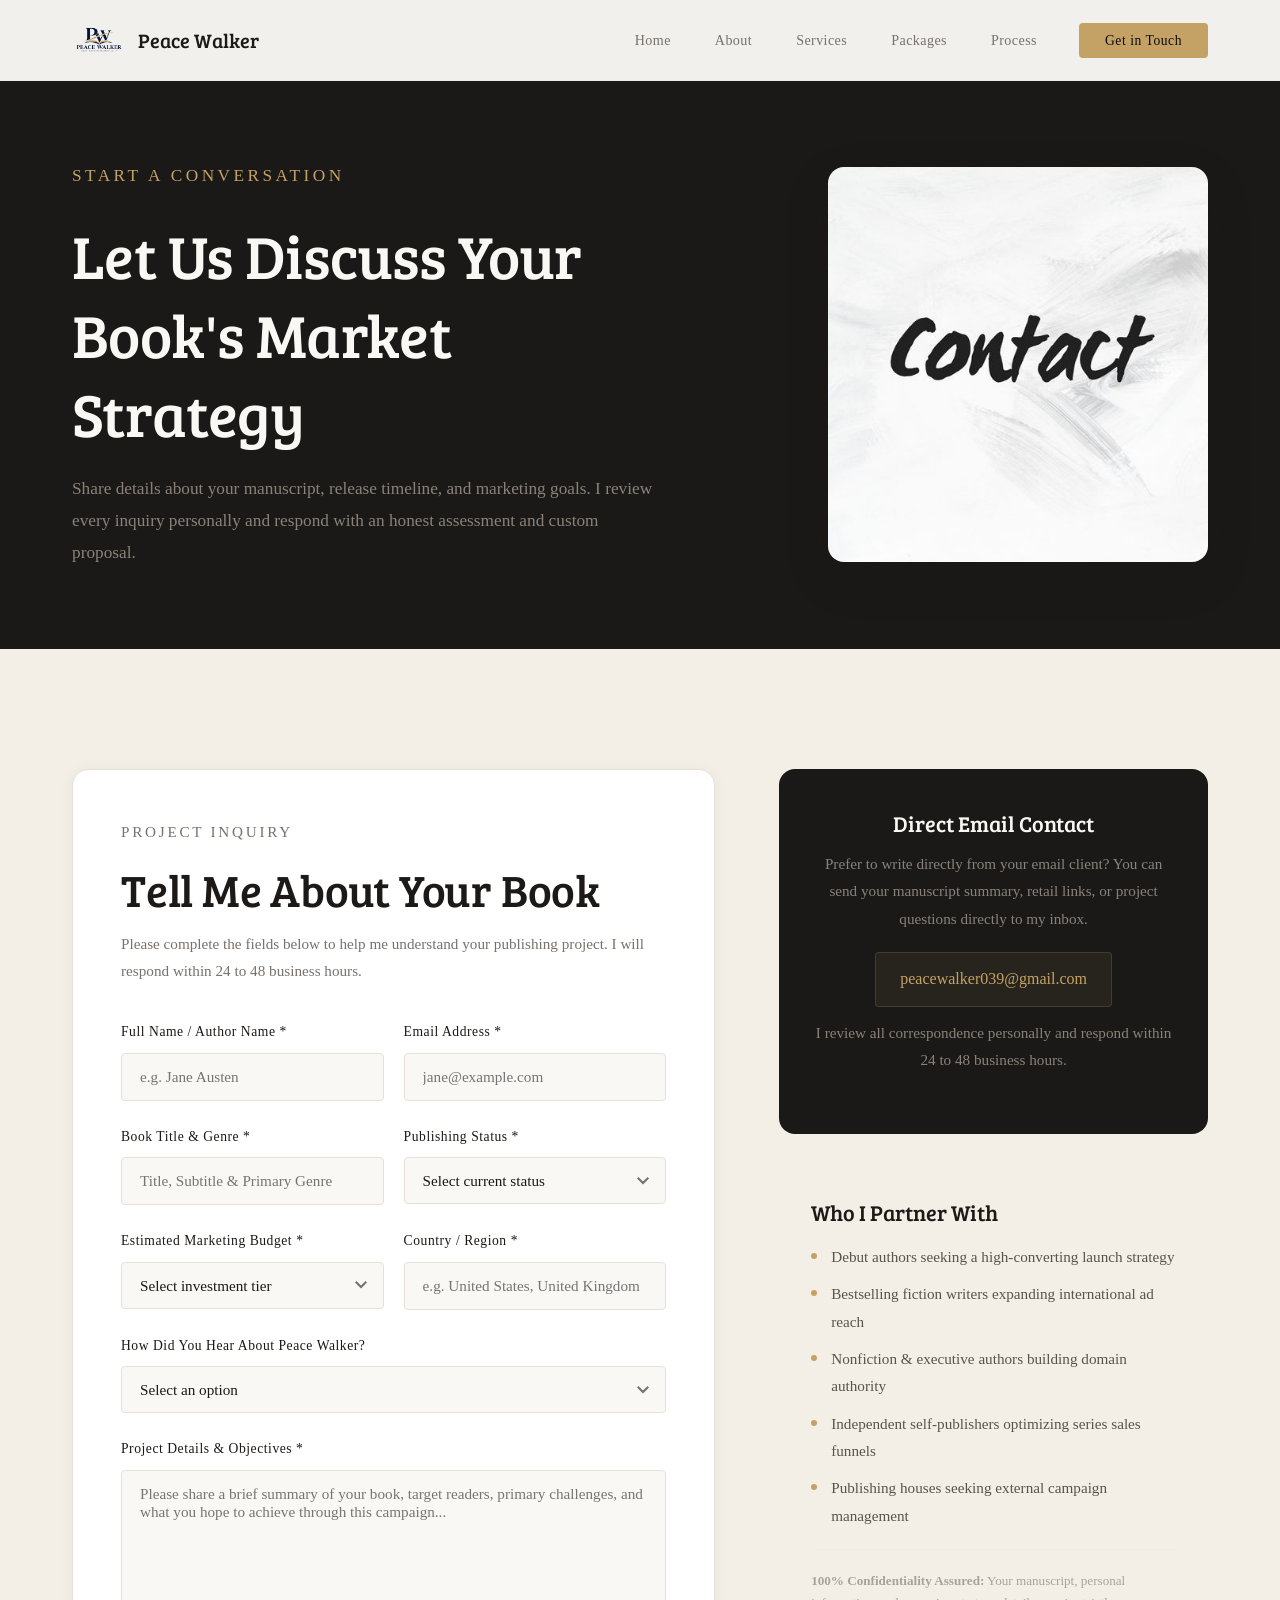
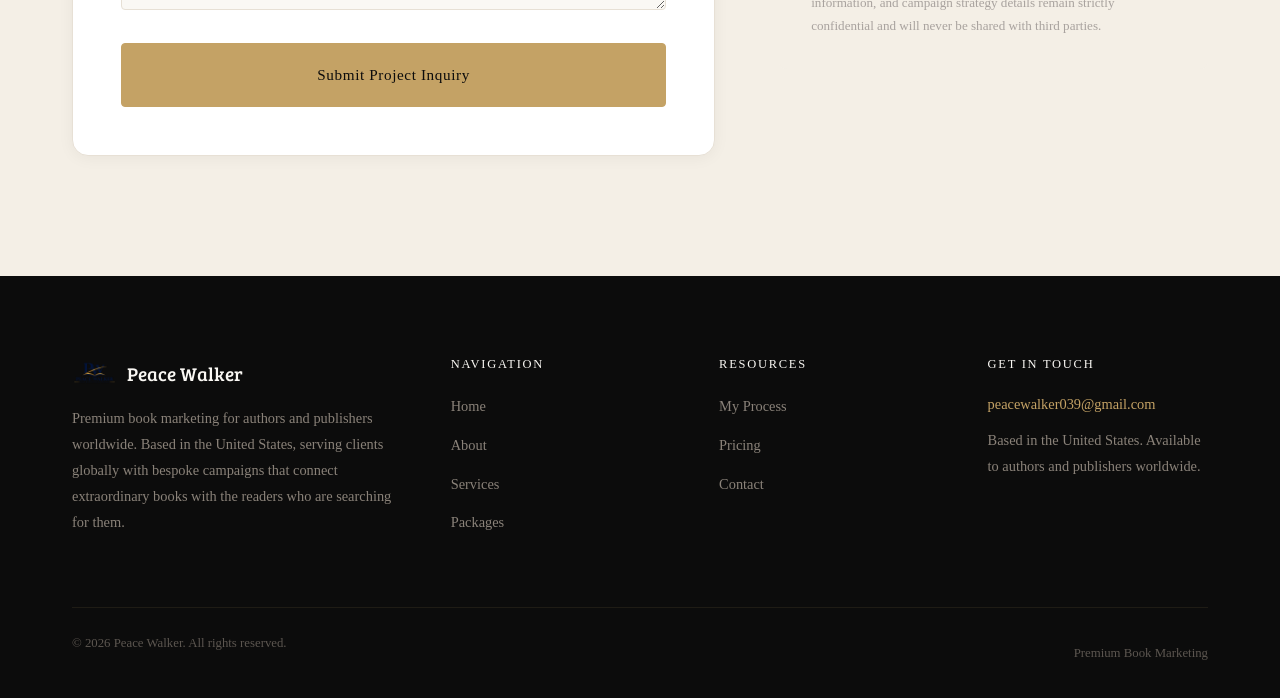
<file: contact.html>
<!DOCTYPE html>
<html lang="en">
<head>
  <meta charset="UTF-8" />
  <meta name="viewport" content="width=device-width, initial-scale=1.0" />
  <title>Get in Touch | Peace Walker Book Marketing</title>
  <meta name="description" content="Reach out directly to US-based book marketing strategist Peace Walker to discuss custom marketing campaigns, retail optimization, and advertising strategies." />
  <link rel="icon" type="image/png" href="logo.png" />
  <link rel="preconnect" href="https://fonts.googleapis.com" />
  <link rel="preconnect" href="https://fonts.gstatic.com" crossorigin />
  <link href="https://fonts.googleapis.com/css2?family=Bree+Serif&display=swap" rel="stylesheet" />
  <link rel="stylesheet" href="styles.css" />
</head>
<body>

  <!-- ==========================================
       NAVIGATION
       ========================================== -->
  <nav class="navbar" id="navbar">
    <div class="nav-container">
      <a href="index.html" class="nav-logo">
        <img src="logo.png" alt="Peace Walker" />
        <span>Peace Walker</span>
      </a>

      <button class="hamburger" id="hamburger" aria-label="Open menu">
        <span></span>
        <span></span>
        <span></span>
      </button>

      <ul class="nav-links" id="navLinks">
        <li><a href="index.html" class="nav-link">Home</a></li>
        <li><a href="about.html" class="nav-link">About</a></li>
        <li><a href="services.html" class="nav-link">Services</a></li>
        <li><a href="packages.html" class="nav-link">Packages</a></li>
        <li><a href="process.html" class="nav-link">Process</a></li>
        <li><a href="contact.html" class="nav-link nav-cta active">Get in Touch</a></li>
      </ul>
    </div>
  </nav>

  <!-- ==========================================
       PAGE HERO
       ========================================== -->
  <section class="page-hero">
    <div class="container">
      <div class="page-hero-grid">
        <div class="page-hero-text">
          <p class="hero-eyebrow">Start a Conversation</p>
          <h1>Let Us Discuss Your Book's Market Strategy</h1>
          <p>
            Share details about your manuscript, release timeline, and marketing goals.
            I review every inquiry personally and respond with an honest assessment and custom proposal.
          </p>
        </div>
        <div class="page-hero-image">
          <div class="page-hero-image-frame">
            <img src="My creative Journal.png" alt="Peace Walker, Book Marketing Strategist" />
          </div>
        </div>
      </div>
    </div>
  </section>

  <!-- ==========================================
       CONTACT SECTION (FORM + SIDEBAR)
       ========================================== -->
  <section class="section section-cream">
    <div class="container">
      <div class="contact-grid">

        <!-- Contact Form Wrapper -->
        <div class="contact-form-wrapper">
          <div class="form-header">
            <p class="section-eyebrow">Project Inquiry</p>
            <h2>Tell Me About Your Book</h2>
            <p>
              Please complete the fields below to help me understand your publishing project.
              I will respond within 24 to 48 business hours.
            </p>
          </div>

          <form action="https://formsubmit.co/peacewalker039@gmail.com" method="POST" class="contact-form">
            <!-- FormSubmit Configurations -->
            <input type="hidden" name="_subject" value="New Book Marketing Inquiry - Peace Walker Website" />
            <input type="hidden" name="_captcha" value="false" />
            <input type="hidden" name="_template" value="table" />
            <input type="text" name="_honey" style="display:none" />

            <div class="form-row">
              <div class="form-group">
                <label for="authorName" class="form-label">Full Name / Author Name *</label>
                <input type="text" id="authorName" name="Author_Name" class="form-input" placeholder="e.g. Jane Austen" required />
              </div>
              <div class="form-group">
                <label for="email" class="form-label">Email Address *</label>
                <input type="email" id="email" name="Email" class="form-input" placeholder="jane@example.com" required />
              </div>
            </div>

            <div class="form-row">
              <div class="form-group">
                <label for="bookTitle" class="form-label">Book Title &amp; Genre *</label>
                <input type="text" id="bookTitle" name="Book_Title_and_Genre" class="form-input" placeholder="Title, Subtitle &amp; Primary Genre" required />
              </div>
              <div class="form-group">
                <label for="publishingStatus" class="form-label">Publishing Status *</label>
                <select id="publishingStatus" name="Publishing_Status" class="form-select" required>
                  <option value="" disabled selected>Select current status</option>
                  <option value="Pre-Launch (Writing / Editing)">Pre-Launch (Manuscript Stage)</option>
                  <option value="Upcoming Launch (Next 1-3 Months)">Upcoming Release (Next 1 to 3 Months)</option>
                  <option value="Recently Published (Last 6 Months)">Recently Released (Last 6 Months)</option>
                  <option value="Backlist Title (Published Over 6 Months)">Backlist Refresh (Published Over 6 Months)</option>
                  <option value="Multi-Book Series">Multi-Book Series / Catalogue</option>
                </select>
              </div>
            </div>

            <div class="form-row">
              <div class="form-group">
                <label for="budget" class="form-label">Estimated Marketing Budget *</label>
                <select id="budget" name="Estimated_Budget" class="form-select" required>
                  <option value="" disabled selected>Select investment tier</option>
                  <option value="Starter Package ($299+)">Starter Essential ($299+)</option>
                  <option value="Growth Package ($599+)">Growth Campaign ($599+)</option>
                  <option value="Global Package ($1,199+)">Global Authority ($1,199+)</option>
                  <option value="Custom Project Scope ($1,500+)">Custom Enterprise Scope ($1,500+)</option>
                </select>
              </div>
              <div class="form-group">
                <label for="country" class="form-label">Country / Region *</label>
                <input type="text" id="country" name="Country_Region" class="form-input" placeholder="e.g. United States, United Kingdom" required />
              </div>
            </div>

            <div class="form-group">
              <label for="howFound" class="form-label">How Did You Hear About Peace Walker?</label>
              <select id="howFound" name="How_Found" class="form-select">
                <option value="" disabled selected>Select an option</option>
                <option value="Organic Search (Google)">Google / Web Search</option>
                <option value="Author Referral">Author / Colleague Referral</option>
                <option value="Social Media">Social Media</option>
                <option value="Industry Article / Podcast">Industry Article or Podcast</option>
                <option value="Other">Other</option>
              </select>
            </div>

            <div class="form-group">
              <label for="message" class="form-label">Project Details &amp; Objectives *</label>
              <textarea id="message" name="Project_Details" class="form-textarea" placeholder="Please share a brief summary of your book, target readers, primary challenges, and what you hope to achieve through this campaign..." required></textarea>
            </div>

            <button type="submit" class="btn btn-primary btn-large" style="width: 100%;">Submit Project Inquiry</button>
          </form>
        </div>

        <!-- Contact Sidebar Info -->
        <div class="contact-info">

          <!-- Direct Email Box -->
          <div class="direct-email-box">
            <h3>Direct Email Contact</h3>
            <p>
              Prefer to write directly from your email client? You can send your manuscript summary,
              retail links, or project questions directly to my inbox.
            </p>
            <a href="mailto:peacewalker039@gmail.com" class="email-display">peacewalker039@gmail.com</a>
            <p class="email-instruction">
              I review all correspondence personally and respond within 24 to 48 business hours.
            </p>
          </div>

          <!-- Who I Serve -->
          <div class="contact-who">
            <h3>Who I Partner With</h3>
            <ul class="who-list">
              <li>Debut authors seeking a high-converting launch strategy</li>
              <li>Bestselling fiction writers expanding international ad reach</li>
              <li>Nonfiction &amp; executive authors building domain authority</li>
              <li>Independent self-publishers optimizing series sales funnels</li>
              <li>Publishing houses seeking external campaign management</li>
            </ul>

            <div class="privacy-note">
              <strong>100% Confidentiality Assured:</strong> Your manuscript, personal information,
              and campaign strategy details remain strictly confidential and will never be shared with third parties.
            </div>
          </div>

        </div>

      </div>
    </div>
  </section>

  <!-- ==========================================
       FOOTER
       ========================================== -->
  <footer class="footer">
    <div class="container">
      <div class="footer-grid">
        <div class="footer-brand">
          <a href="index.html" class="footer-logo">
            <img src="logo.png" alt="Peace Walker" />
            <span>Peace Walker</span>
          </a>
          <p>
            Premium book marketing for authors and publishers worldwide.
            Based in the United States, serving clients globally with bespoke
            campaigns that connect extraordinary books with the readers who
            are searching for them.
          </p>
        </div>

        <div class="footer-col">
          <h4>Navigation</h4>
          <ul class="footer-links">
            <li><a href="index.html">Home</a></li>
            <li><a href="about.html">About</a></li>
            <li><a href="services.html">Services</a></li>
            <li><a href="packages.html">Packages</a></li>
          </ul>
        </div>

        <div class="footer-col">
          <h4>Resources</h4>
          <ul class="footer-links">
            <li><a href="process.html">My Process</a></li>
            <li><a href="packages.html">Pricing</a></li>
            <li><a href="contact.html">Contact</a></li>
          </ul>
        </div>

        <div class="footer-col">
          <h4>Get in Touch</h4>
          <p class="footer-contact-text">
            <a href="mailto:peacewalker039@gmail.com">peacewalker039@gmail.com</a>
          </p>
          <p class="footer-contact-text">
            Based in the United States. Available to authors and publishers worldwide.
          </p>
        </div>
      </div>

      <div class="footer-bottom">
        <p>&copy; <span class="current-year">2025</span> Peace Walker. All rights reserved.</p>
        <p>Premium Book Marketing</p>
      </div>
    </div>
  </footer>

  <script src="main.js"></script>
</body>
</html>
</file>
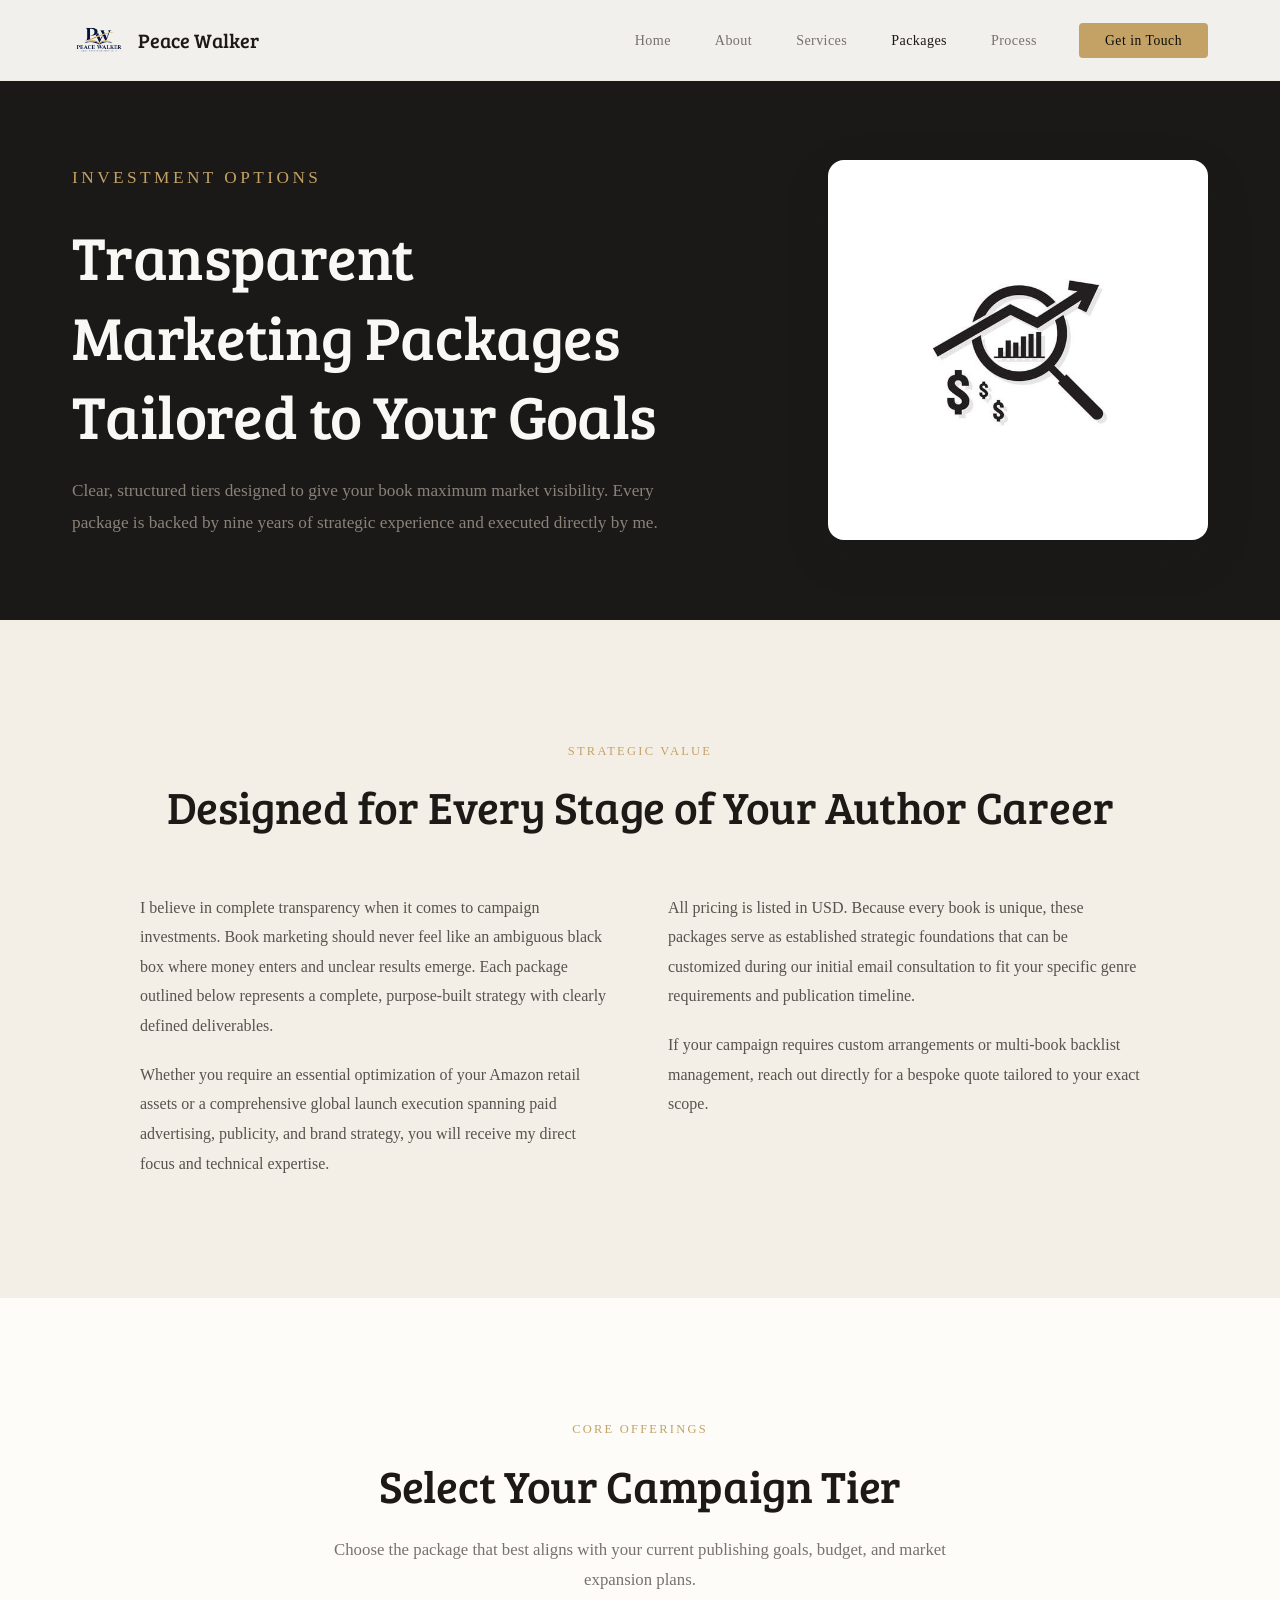
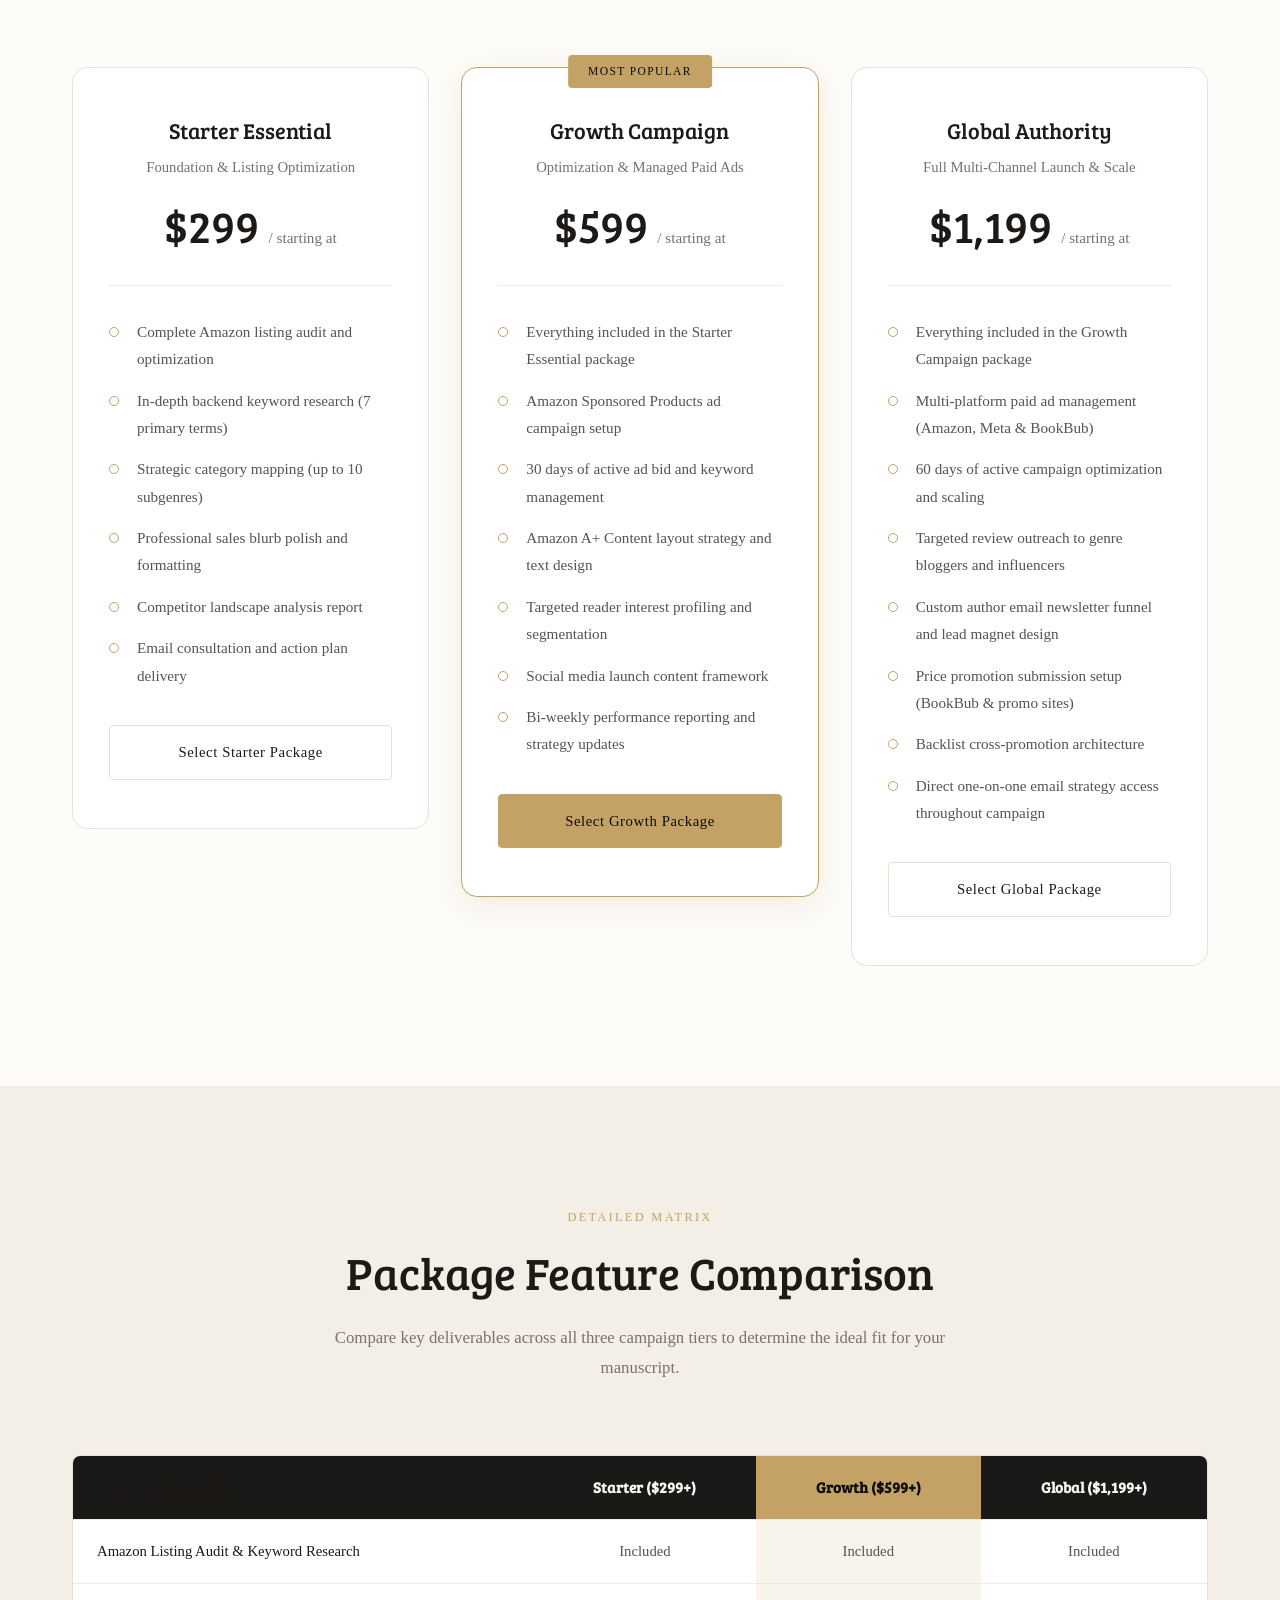
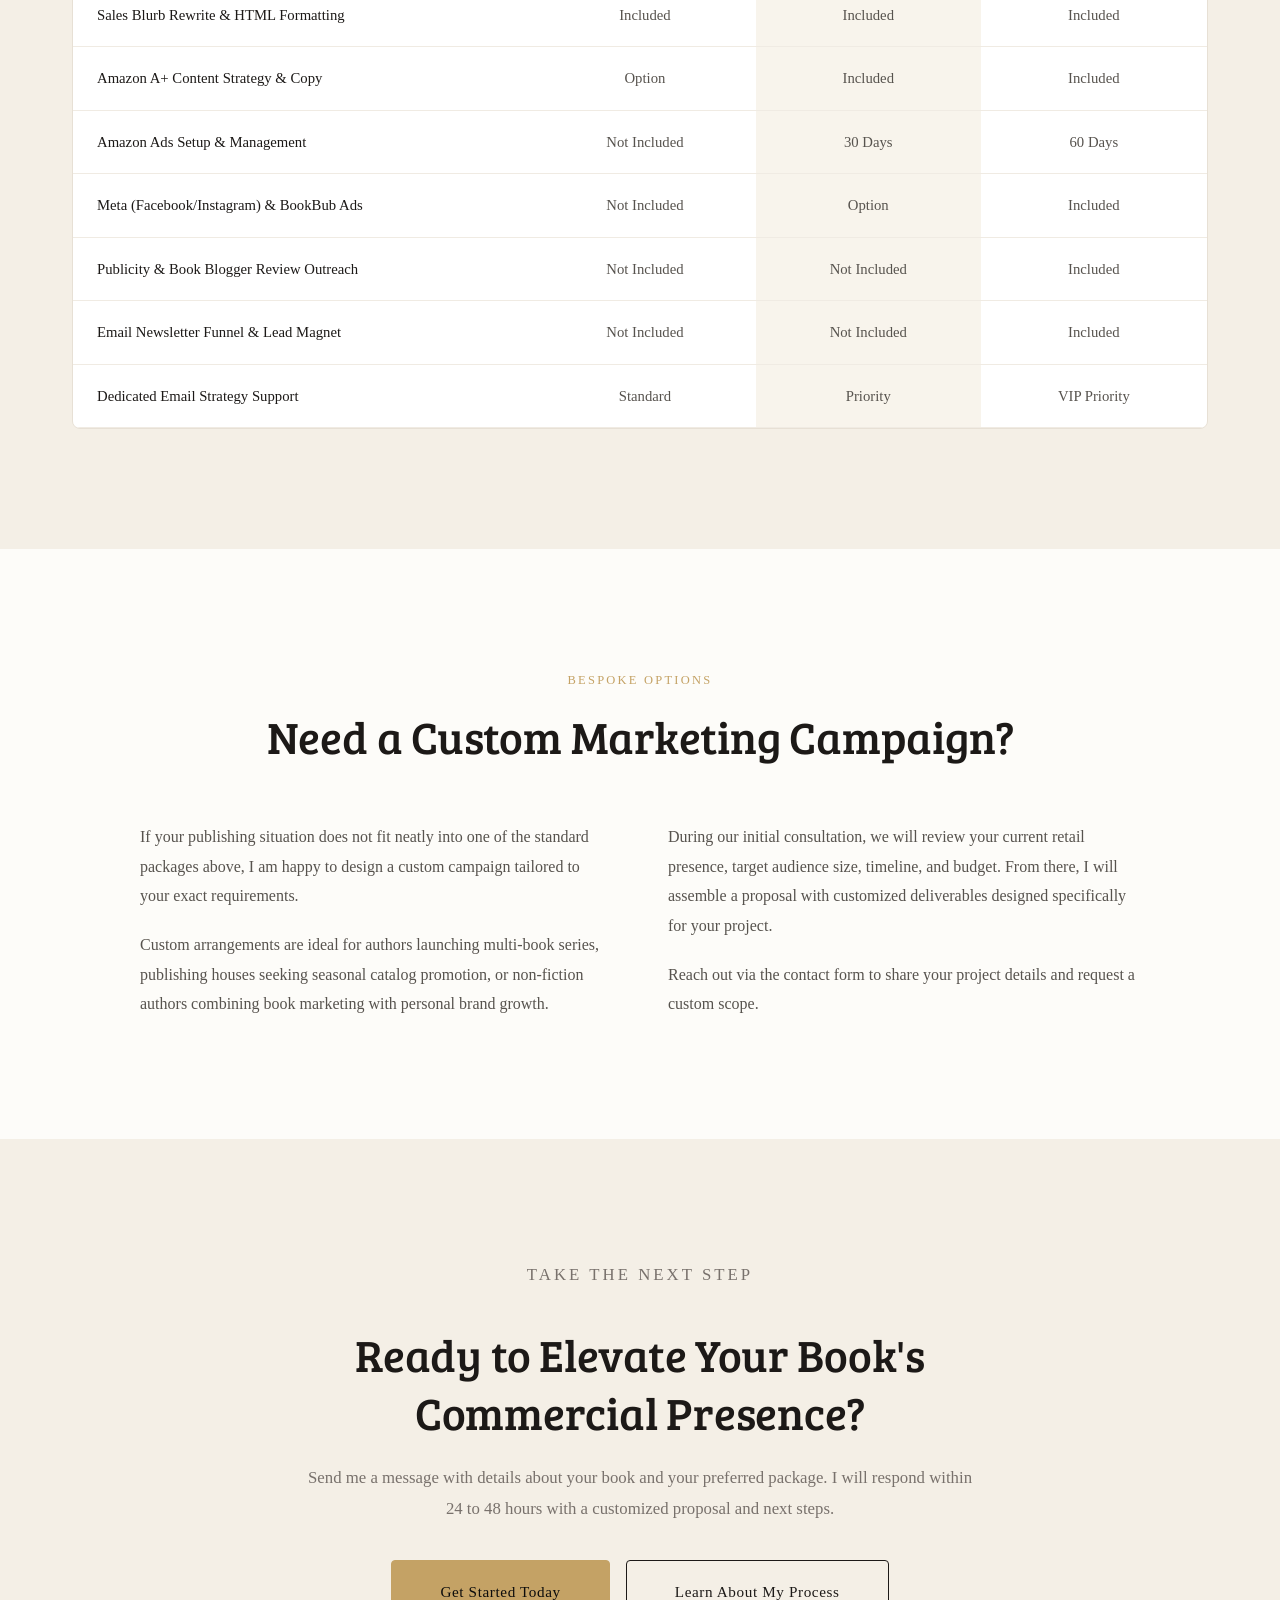
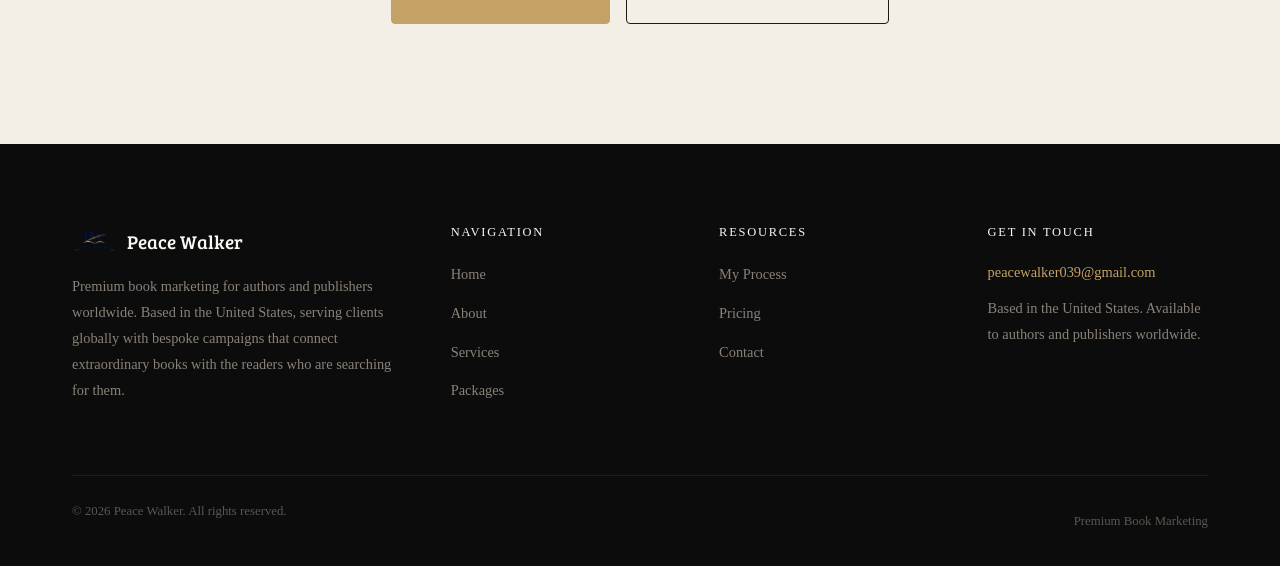
<file: packages.html>
<!DOCTYPE html>
<html lang="en">
<head>
  <meta charset="UTF-8" />
  <meta name="viewport" content="width=device-width, initial-scale=1.0" />
  <title>Marketing Packages &amp; Pricing | Peace Walker</title>
  <meta name="description" content="Explore transparent, performance-focused book marketing packages by Peace Walker. From retail optimization to full multi-channel global campaigns." />
  <link rel="icon" type="image/png" href="logo.png" />
  <link rel="preconnect" href="https://fonts.googleapis.com" />
  <link rel="preconnect" href="https://fonts.gstatic.com" crossorigin />
  <link href="https://fonts.googleapis.com/css2?family=Bree+Serif&display=swap" rel="stylesheet" />
  <link rel="stylesheet" href="styles.css" />
</head>
<body>

  <!-- ==========================================
       NAVIGATION
       ========================================== -->
  <nav class="navbar" id="navbar">
    <div class="nav-container">
      <a href="index.html" class="nav-logo">
        <img src="logo.png" alt="Peace Walker" />
        <span>Peace Walker</span>
      </a>

      <button class="hamburger" id="hamburger" aria-label="Open menu">
        <span></span>
        <span></span>
        <span></span>
      </button>

      <ul class="nav-links" id="navLinks">
        <li><a href="index.html" class="nav-link">Home</a></li>
        <li><a href="about.html" class="nav-link">About</a></li>
        <li><a href="services.html" class="nav-link">Services</a></li>
        <li><a href="packages.html" class="nav-link active">Packages</a></li>
        <li><a href="process.html" class="nav-link">Process</a></li>
        <li><a href="contact.html" class="nav-link nav-cta">Get in Touch</a></li>
      </ul>
    </div>
  </nav>

  <!-- ==========================================
       PAGE HERO
       ========================================== -->
  <section class="page-hero">
    <div class="container">
      <div class="page-hero-grid">
        <div class="page-hero-text">
          <p class="hero-eyebrow">Investment Options</p>
          <h1>Transparent Marketing Packages Tailored to Your Goals</h1>
          <p>
            Clear, structured tiers designed to give your book maximum market visibility.
            Every package is backed by nine years of strategic experience and executed directly by me.
          </p>
        </div>
        <div class="page-hero-image">
          <div class="page-hero-image-frame">
            <img src="Dollar Increase Revenue Icon  Symbol With Arrow Stretching Business Finance Cost Sale Symbol Salary Payment Rising Up Outline Vector Illustration, Arrow Icons, Business Icons, Payment Icons PNG and Vector with Transp.png" alt="Peace Walker, Book Marketing Strategist" />
          </div>
        </div>
      </div>
    </div>
  </section>

  <!-- ==========================================
       PACKAGES INTRO
       ========================================== -->
  <section class="section section-cream">
    <div class="container">
      <div class="content-block">
        <div class="content-block-header">
          <p class="section-eyebrow">Strategic Value</p>
          <h2 class="section-title">Designed for Every Stage of Your Author Career</h2>
        </div>
        <div class="content-columns">
          <div class="content-col">
            <p>
              I believe in complete transparency when it comes to campaign investments.
              Book marketing should never feel like an ambiguous black box where money enters
              and unclear results emerge. Each package outlined below represents a complete,
              purpose-built strategy with clearly defined deliverables.
            </p>
            <p>
              Whether you require an essential optimization of your Amazon retail assets or
              a comprehensive global launch execution spanning paid advertising, publicity,
              and brand strategy, you will receive my direct focus and technical expertise.
            </p>
          </div>
          <div class="content-col">
            <p>
              All pricing is listed in USD. Because every book is unique, these packages
              serve as established strategic foundations that can be customized during our
              initial email consultation to fit your specific genre requirements and publication timeline.
            </p>
            <p>
              If your campaign requires custom arrangements or multi-book backlist management,
              reach out directly for a bespoke quote tailored to your exact scope.
            </p>
          </div>
        </div>
      </div>
    </div>
  </section>

  <!-- ==========================================
       PACKAGES GRID
       ========================================== -->
  <section class="section">
    <div class="container">
      <div class="section-header">
        <p class="section-eyebrow">Core Offerings</p>
        <h2 class="section-title">Select Your Campaign Tier</h2>
        <p class="section-subtitle">
          Choose the package that best aligns with your current publishing goals,
          budget, and market expansion plans.
        </p>
      </div>

      <div class="packages-grid">

        <!-- Package 1: Starter -->
        <div class="package-card">
          <div class="package-header">
            <h3>Starter Essential</h3>
            <p>Foundation &amp; Listing Optimization</p>
            <div class="package-price">
              $299 <span>/ starting at</span>
            </div>
          </div>
          <ul class="package-features">
            <li>Complete Amazon listing audit and optimization</li>
            <li>In-depth backend keyword research (7 primary terms)</li>
            <li>Strategic category mapping (up to 10 subgenres)</li>
            <li>Professional sales blurb polish and formatting</li>
            <li>Competitor landscape analysis report</li>
            <li>Email consultation and action plan delivery</li>
          </ul>
          <div class="package-cta">
            <a href="contact.html" class="btn btn-ghost">Select Starter Package</a>
          </div>
        </div>

        <!-- Package 2: Growth (Featured) -->
        <div class="package-card package-featured">
          <div class="package-badge">Most Popular</div>
          <div class="package-header">
            <h3>Growth Campaign</h3>
            <p>Optimization &amp; Managed Paid Ads</p>
            <div class="package-price">
              $599 <span>/ starting at</span>
            </div>
          </div>
          <ul class="package-features">
            <li>Everything included in the Starter Essential package</li>
            <li>Amazon Sponsored Products ad campaign setup</li>
            <li>30 days of active ad bid and keyword management</li>
            <li>Amazon A+ Content layout strategy and text design</li>
            <li>Targeted reader interest profiling and segmentation</li>
            <li>Social media launch content framework</li>
            <li>Bi-weekly performance reporting and strategy updates</li>
          </ul>
          <div class="package-cta">
            <a href="contact.html" class="btn btn-primary">Select Growth Package</a>
          </div>
        </div>

        <!-- Package 3: Global -->
        <div class="package-card">
          <div class="package-header">
            <h3>Global Authority</h3>
            <p>Full Multi-Channel Launch &amp; Scale</p>
            <div class="package-price">
              $1,199 <span>/ starting at</span>
            </div>
          </div>
          <ul class="package-features">
            <li>Everything included in the Growth Campaign package</li>
            <li>Multi-platform paid ad management (Amazon, Meta &amp; BookBub)</li>
            <li>60 days of active campaign optimization and scaling</li>
            <li>Targeted review outreach to genre bloggers and influencers</li>
            <li>Custom author email newsletter funnel and lead magnet design</li>
            <li>Price promotion submission setup (BookBub &amp; promo sites)</li>
            <li>Backlist cross-promotion architecture</li>
            <li>Direct one-on-one email strategy access throughout campaign</li>
          </ul>
          <div class="package-cta">
            <a href="contact.html" class="btn btn-ghost">Select Global Package</a>
          </div>
        </div>

      </div>
    </div>
  </section>

  <!-- ==========================================
       COMPARISON TABLE
       ========================================== -->
  <section class="section section-cream">
    <div class="container">
      <div class="section-header">
        <p class="section-eyebrow">Detailed Matrix</p>
        <h2 class="section-title">Package Feature Comparison</h2>
        <p class="section-subtitle">
          Compare key deliverables across all three campaign tiers to determine
          the ideal fit for your manuscript.
        </p>
      </div>

      <div class="comparison-table-wrapper">
        <table class="comparison-table">
          <thead>
            <tr>
              <th>Feature Deliverables</th>
              <th>Starter ($299+)</th>
              <th class="featured-col">Growth ($599+)</th>
              <th>Global ($1,199+)</th>
            </tr>
          </thead>
          <tbody>
            <tr>
              <td>Amazon Listing Audit &amp; Keyword Research</td>
              <td>Included</td>
              <td class="featured-col">Included</td>
              <td>Included</td>
            </tr>
            <tr>
              <td>Sales Blurb Rewrite &amp; HTML Formatting</td>
              <td>Included</td>
              <td class="featured-col">Included</td>
              <td>Included</td>
            </tr>
            <tr>
              <td>Amazon A+ Content Strategy &amp; Copy</td>
              <td>Option</td>
              <td class="featured-col">Included</td>
              <td>Included</td>
            </tr>
            <tr>
              <td>Amazon Ads Setup &amp; Management</td>
              <td>Not Included</td>
              <td class="featured-col">30 Days</td>
              <td>60 Days</td>
            </tr>
            <tr>
              <td>Meta (Facebook/Instagram) &amp; BookBub Ads</td>
              <td>Not Included</td>
              <td class="featured-col">Option</td>
              <td>Included</td>
            </tr>
            <tr>
              <td>Publicity &amp; Book Blogger Review Outreach</td>
              <td>Not Included</td>
              <td class="featured-col">Not Included</td>
              <td>Included</td>
            </tr>
            <tr>
              <td>Email Newsletter Funnel &amp; Lead Magnet</td>
              <td>Not Included</td>
              <td class="featured-col">Not Included</td>
              <td>Included</td>
            </tr>
            <tr>
              <td>Dedicated Email Strategy Support</td>
              <td>Standard</td>
              <td class="featured-col">Priority</td>
              <td>VIP Priority</td>
            </tr>
          </tbody>
        </table>
      </div>
    </div>
  </section>

  <!-- ==========================================
       CUSTOM QUOTES
       ========================================== -->
  <section class="section">
    <div class="container">
      <div class="content-block">
        <div class="content-block-header">
          <p class="section-eyebrow">Bespoke Options</p>
          <h2 class="section-title">Need a Custom Marketing Campaign?</h2>
        </div>
        <div class="content-columns">
          <div class="content-col">
            <p>
              If your publishing situation does not fit neatly into one of the standard
              packages above, I am happy to design a custom campaign tailored to your exact
              requirements.
            </p>
            <p>
              Custom arrangements are ideal for authors launching multi-book series, publishing
              houses seeking seasonal catalog promotion, or non-fiction authors combining book
              marketing with personal brand growth.
            </p>
          </div>
          <div class="content-col">
            <p>
              During our initial consultation, we will review your current retail presence,
              target audience size, timeline, and budget. From there, I will assemble a proposal
              with customized deliverables designed specifically for your project.
            </p>
            <p>
              Reach out via the contact form to share your project details and request a custom scope.
            </p>
          </div>
        </div>
      </div>
    </div>
  </section>

  <!-- ==========================================
       CALL TO ACTION
       ========================================== -->
  <section class="section section-cream">
    <div class="container">
      <div class="cta-block">
        <p class="section-eyebrow gold-text">Take the Next Step</p>
        <h2>Ready to Elevate Your Book's Commercial Presence?</h2>
        <p>
          Send me a message with details about your book and your preferred package.
          I will respond within 24 to 48 hours with a customized proposal and next steps.
        </p>
        <div class="cta-buttons">
          <a href="contact.html" class="btn btn-primary btn-large">Get Started Today</a>
          <a href="process.html" class="btn btn-outline-dark btn-large">Learn About My Process</a>
        </div>
      </div>
    </div>
  </section>

  <!-- ==========================================
       FOOTER
       ========================================== -->
  <footer class="footer">
    <div class="container">
      <div class="footer-grid">
        <div class="footer-brand">
          <a href="index.html" class="footer-logo">
            <img src="logo.png" alt="Peace Walker" />
            <span>Peace Walker</span>
          </a>
          <p>
            Premium book marketing for authors and publishers worldwide.
            Based in the United States, serving clients globally with bespoke
            campaigns that connect extraordinary books with the readers who
            are searching for them.
          </p>
        </div>

        <div class="footer-col">
          <h4>Navigation</h4>
          <ul class="footer-links">
            <li><a href="index.html">Home</a></li>
            <li><a href="about.html">About</a></li>
            <li><a href="services.html">Services</a></li>
            <li><a href="packages.html">Packages</a></li>
          </ul>
        </div>

        <div class="footer-col">
          <h4>Resources</h4>
          <ul class="footer-links">
            <li><a href="process.html">My Process</a></li>
            <li><a href="packages.html">Pricing</a></li>
            <li><a href="contact.html">Contact</a></li>
          </ul>
        </div>

        <div class="footer-col">
          <h4>Get in Touch</h4>
          <p class="footer-contact-text">
            <a href="mailto:peacewalker039@gmail.com">peacewalker039@gmail.com</a>
          </p>
          <p class="footer-contact-text">
            Based in the United States. Available to authors and publishers worldwide.
          </p>
        </div>
      </div>

      <div class="footer-bottom">
        <p>&copy; <span class="current-year">2025</span> Peace Walker. All rights reserved.</p>
        <p>Premium Book Marketing</p>
      </div>
    </div>
  </footer>

  <script src="main.js"></script>
</body>
</html>
</file>
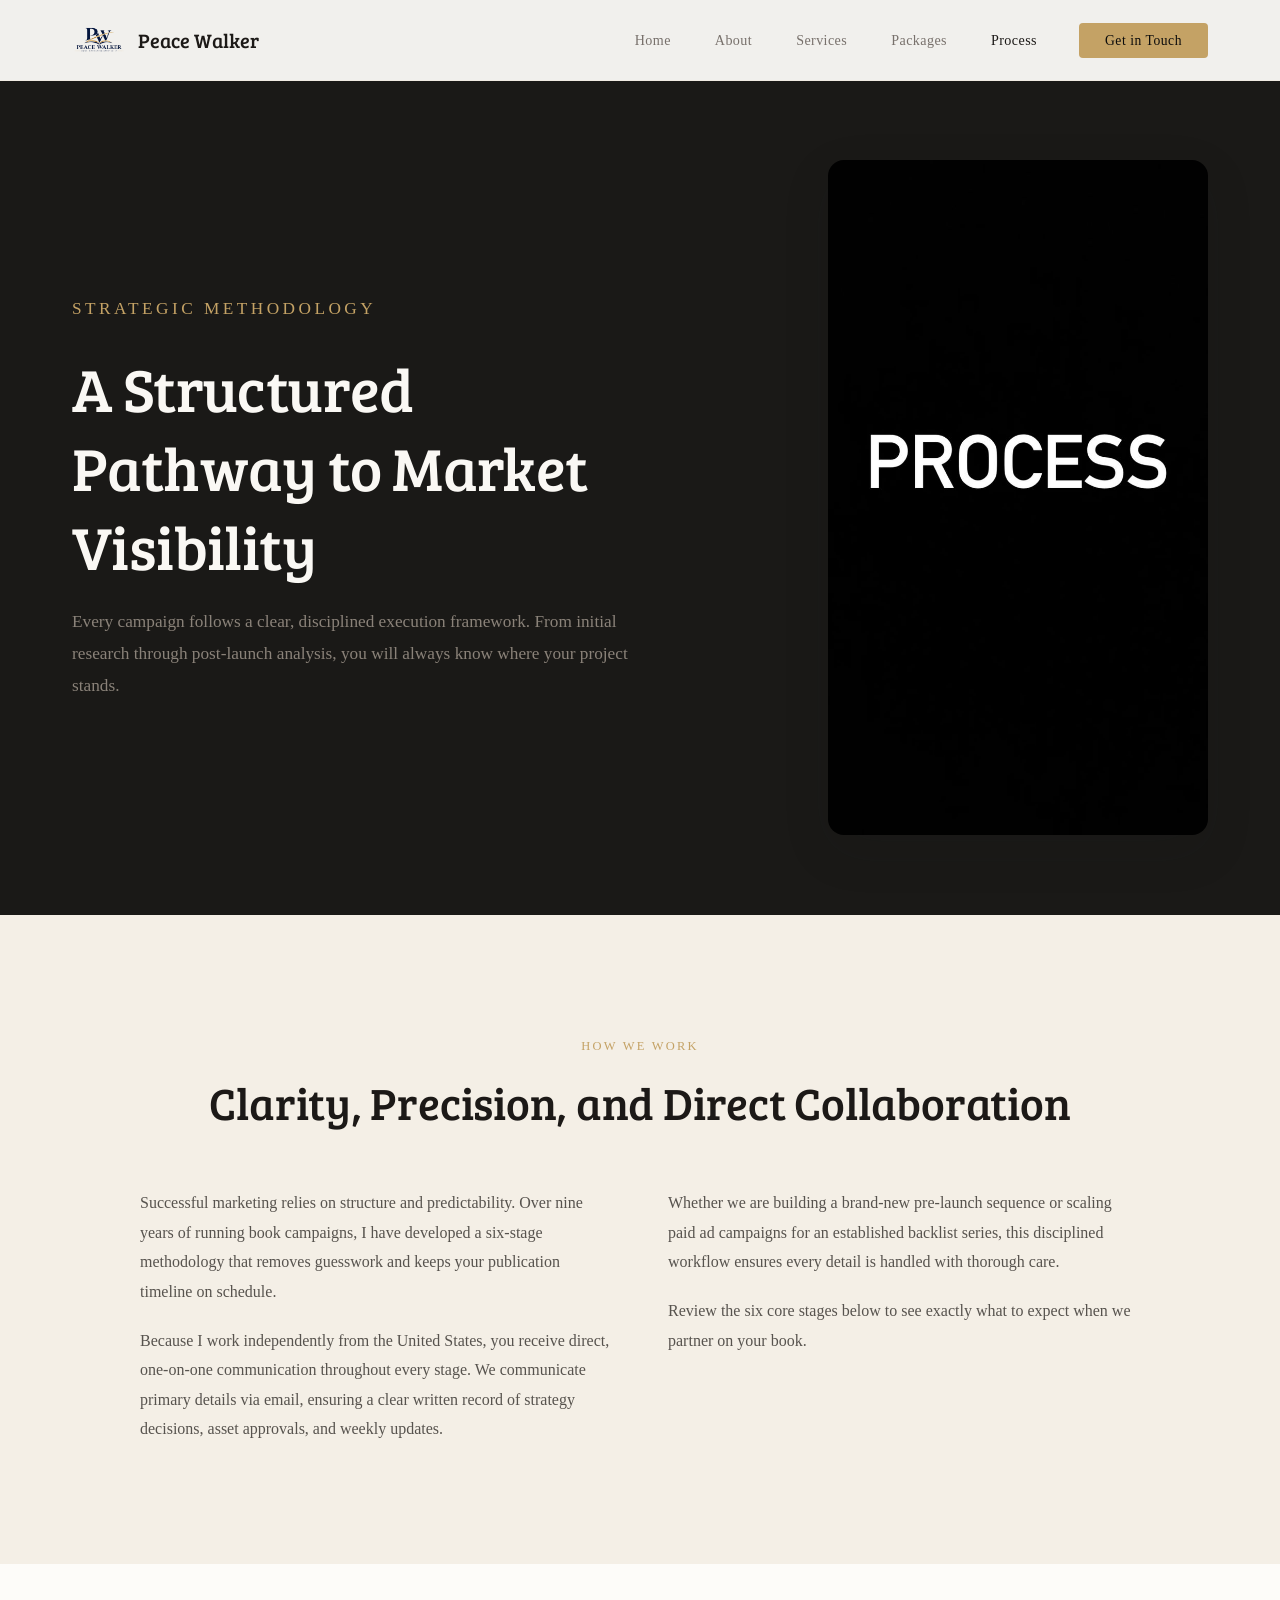
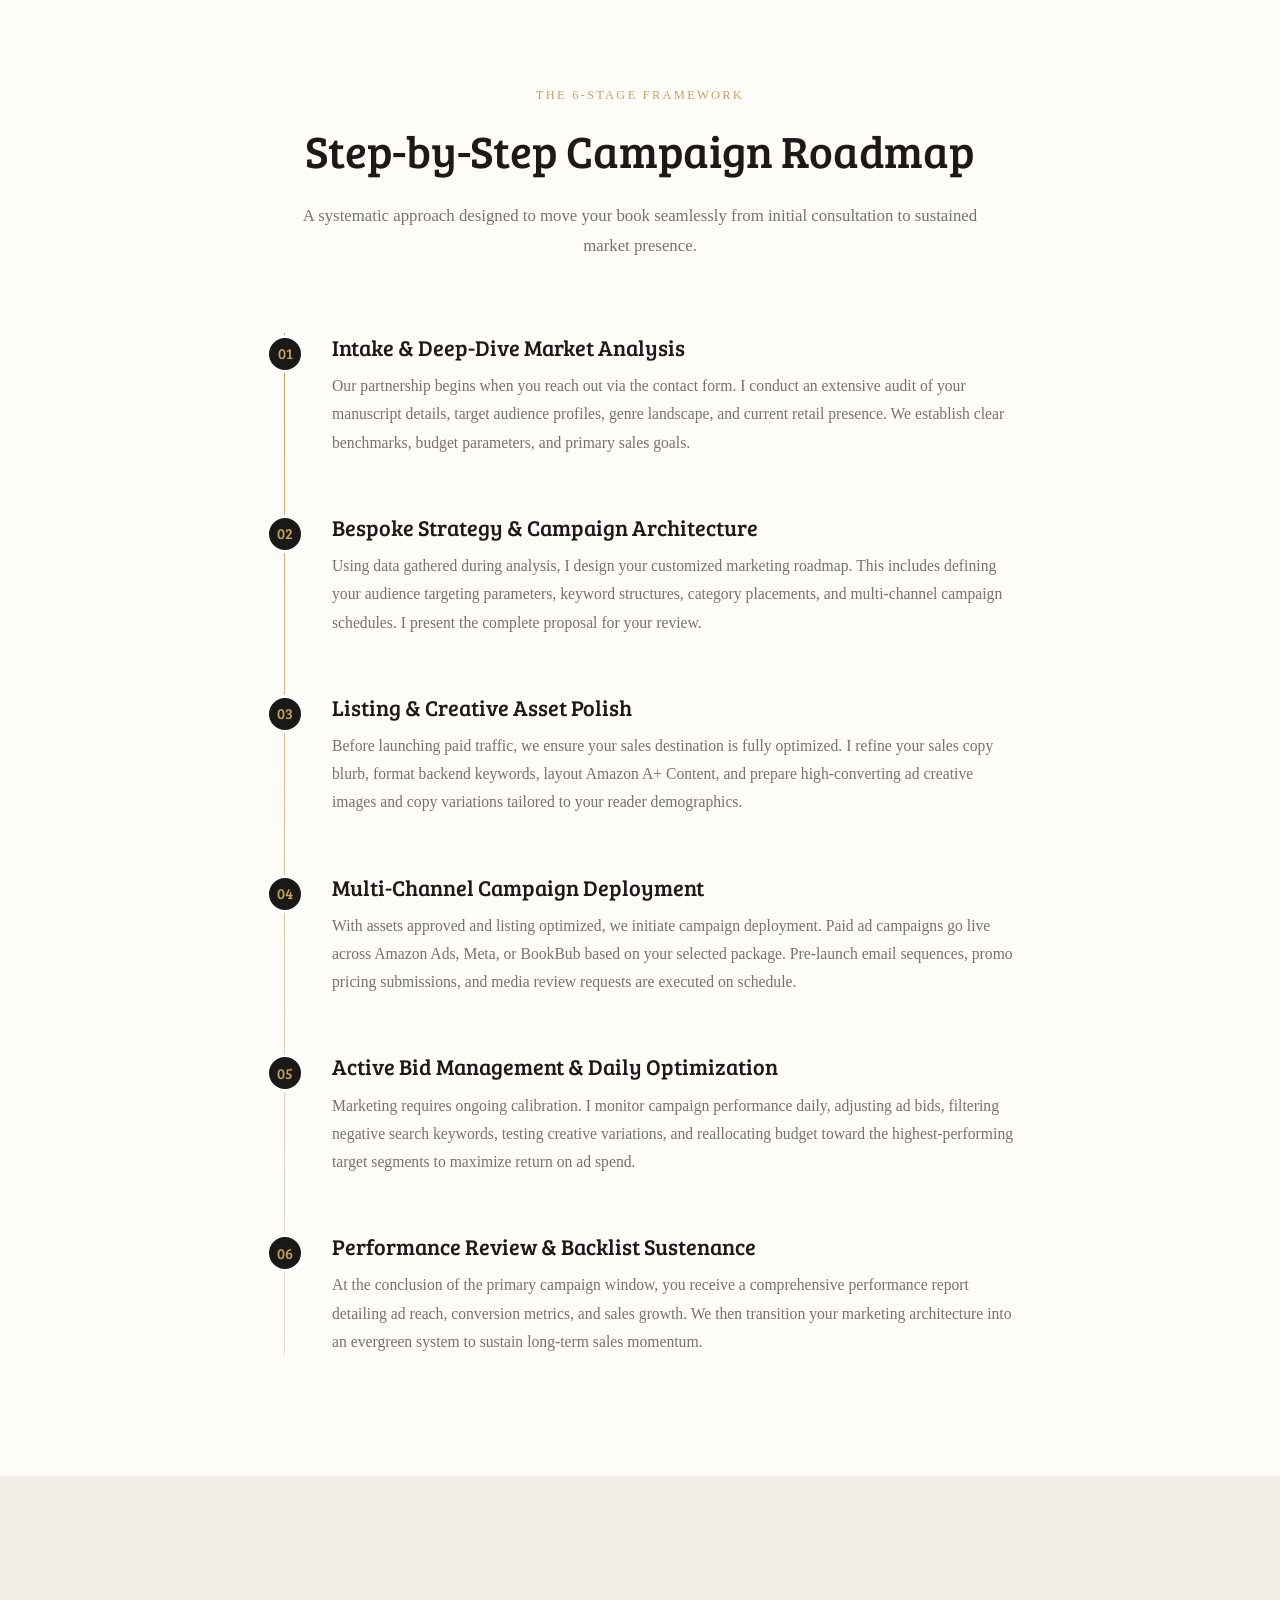
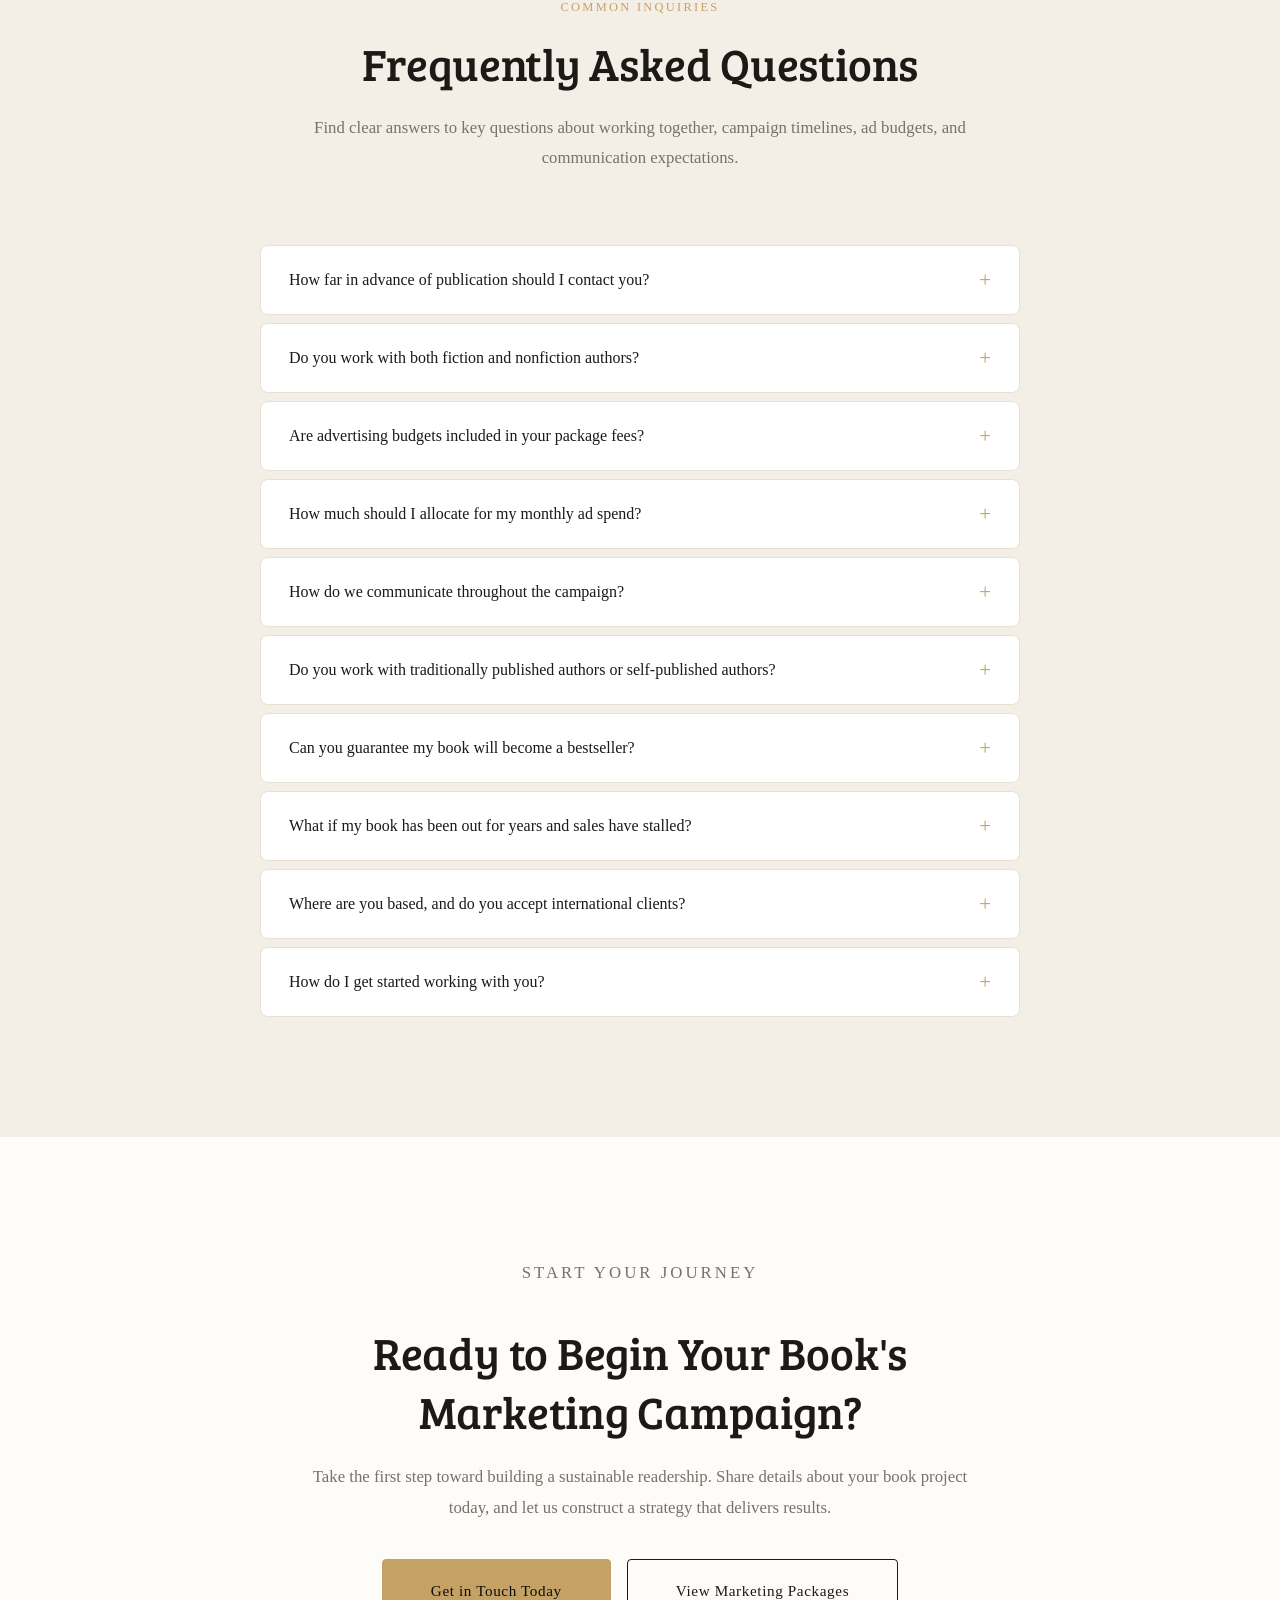
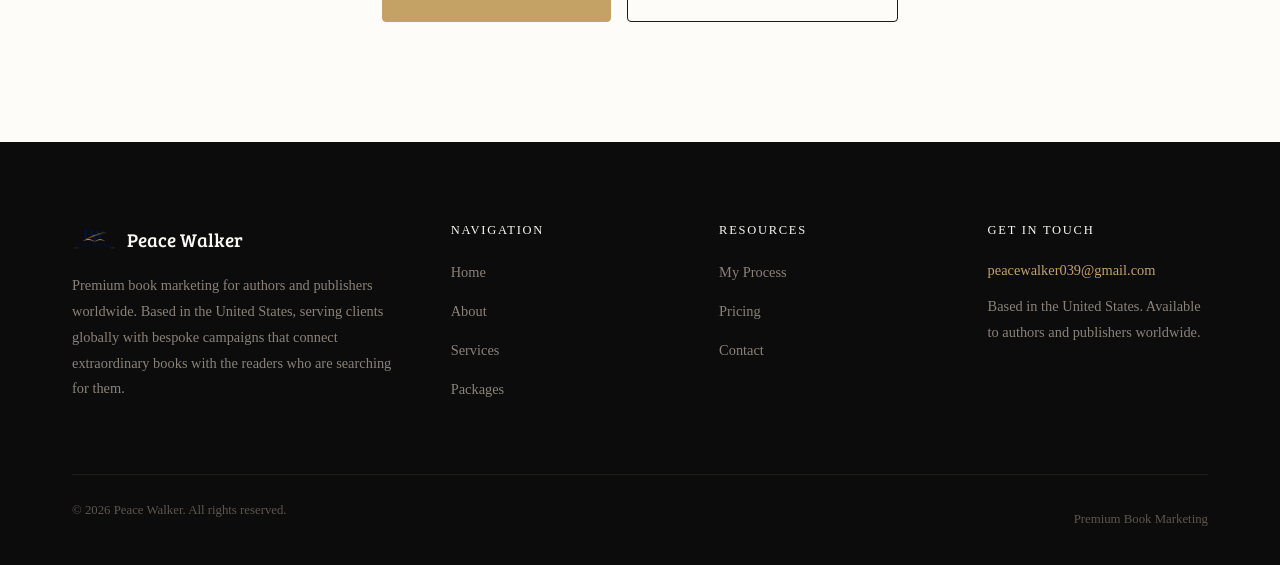
<file: process.html>
<!DOCTYPE html>
<html lang="en">
<head>
  <meta charset="UTF-8" />
  <meta name="viewport" content="width=device-width, initial-scale=1.0" />
  <title>Process &amp; Frequently Asked Questions | Peace Walker</title>
  <meta name="description" content="Discover the step-by-step campaign process and answers to frequently asked questions about working with US-based book marketing strategist Peace Walker." />
  <link rel="icon" type="image/png" href="logo.png" />
  <link rel="preconnect" href="https://fonts.googleapis.com" />
  <link rel="preconnect" href="https://fonts.gstatic.com" crossorigin />
  <link href="https://fonts.googleapis.com/css2?family=Bree+Serif&display=swap" rel="stylesheet" />
  <link rel="stylesheet" href="styles.css" />
</head>
<body>

  <!-- ==========================================
       NAVIGATION
       ========================================== -->
  <nav class="navbar" id="navbar">
    <div class="nav-container">
      <a href="index.html" class="nav-logo">
        <img src="logo.png" alt="Peace Walker" />
        <span>Peace Walker</span>
      </a>

      <button class="hamburger" id="hamburger" aria-label="Open menu">
        <span></span>
        <span></span>
        <span></span>
      </button>

      <ul class="nav-links" id="navLinks">
        <li><a href="index.html" class="nav-link">Home</a></li>
        <li><a href="about.html" class="nav-link">About</a></li>
        <li><a href="services.html" class="nav-link">Services</a></li>
        <li><a href="packages.html" class="nav-link">Packages</a></li>
        <li><a href="process.html" class="nav-link active">Process</a></li>
        <li><a href="contact.html" class="nav-link nav-cta">Get in Touch</a></li>
      </ul>
    </div>
  </nav>

  <!-- ==========================================
       PAGE HERO
       ========================================== -->
  <section class="page-hero">
    <div class="container">
      <div class="page-hero-grid">
        <div class="page-hero-text">
          <p class="hero-eyebrow">Strategic Methodology</p>
          <h1>A Structured Pathway to Market Visibility</h1>
          <p>
            Every campaign follows a clear, disciplined execution framework.
            From initial research through post-launch analysis, you will always know where
            your project stands.
          </p>
        </div>
        <div class="page-hero-image">
          <div class="page-hero-image-frame">
            <img src="download (3).png" alt="Peace Walker, Book Marketing Strategist" />
          </div>
        </div>
      </div>
    </div>
  </section>

  <!-- ==========================================
       PROCESS OVERVIEW
       ========================================== -->
  <section class="section section-cream">
    <div class="container">
      <div class="content-block">
        <div class="content-block-header">
          <p class="section-eyebrow">How We Work</p>
          <h2 class="section-title">Clarity, Precision, and Direct Collaboration</h2>
        </div>
        <div class="content-columns">
          <div class="content-col">
            <p>
              Successful marketing relies on structure and predictability. Over nine years
              of running book campaigns, I have developed a six-stage methodology that removes
              guesswork and keeps your publication timeline on schedule.
            </p>
            <p>
              Because I work independently from the United States, you receive direct, one-on-one
              communication throughout every stage. We communicate primary details via email,
              ensuring a clear written record of strategy decisions, asset approvals, and weekly updates.
            </p>
          </div>
          <div class="content-col">
            <p>
              Whether we are building a brand-new pre-launch sequence or scaling paid ad campaigns
              for an established backlist series, this disciplined workflow ensures every detail
              is handled with thorough care.
            </p>
            <p>
              Review the six core stages below to see exactly what to expect when we partner on your book.
            </p>
          </div>
        </div>
      </div>
    </div>
  </section>

  <!-- ==========================================
       TIMELINE STEPS
       ========================================== -->
  <section class="section">
    <div class="container">
      <div class="section-header">
        <p class="section-eyebrow">The 6-Stage Framework</p>
        <h2 class="section-title">Step-by-Step Campaign Roadmap</h2>
        <p class="section-subtitle">
          A systematic approach designed to move your book seamlessly from initial consultation
          to sustained market presence.
        </p>
      </div>

      <div class="timeline">

        <!-- Stage 1 -->
        <div class="timeline-step">
          <div class="step-number">01</div>
          <div class="step-content">
            <h3>Intake &amp; Deep-Dive Market Analysis</h3>
            <p>
              Our partnership begins when you reach out via the contact form. I conduct an extensive
              audit of your manuscript details, target audience profiles, genre landscape, and current
              retail presence. We establish clear benchmarks, budget parameters, and primary sales goals.
            </p>
          </div>
        </div>

        <!-- Stage 2 -->
        <div class="timeline-step">
          <div class="step-number">02</div>
          <div class="step-number-bg"></div>
          <div class="step-content">
            <h3>Bespoke Strategy &amp; Campaign Architecture</h3>
            <p>
              Using data gathered during analysis, I design your customized marketing roadmap.
              This includes defining your audience targeting parameters, keyword structures, category
              placements, and multi-channel campaign schedules. I present the complete proposal for your review.
            </p>
          </div>
        </div>

        <!-- Stage 3 -->
        <div class="timeline-step">
          <div class="step-number">03</div>
          <div class="step-content">
            <h3>Listing &amp; Creative Asset Polish</h3>
            <p>
              Before launching paid traffic, we ensure your sales destination is fully optimized.
              I refine your sales copy blurb, format backend keywords, layout Amazon A+ Content,
              and prepare high-converting ad creative images and copy variations tailored to your reader demographics.
            </p>
          </div>
        </div>

        <!-- Stage 4 -->
        <div class="timeline-step">
          <div class="step-number">04</div>
          <div class="step-content">
            <h3>Multi-Channel Campaign Deployment</h3>
            <p>
              With assets approved and listing optimized, we initiate campaign deployment.
              Paid ad campaigns go live across Amazon Ads, Meta, or BookBub based on your selected package.
              Pre-launch email sequences, promo pricing submissions, and media review requests are executed on schedule.
            </p>
          </div>
        </div>

        <!-- Stage 5 -->
        <div class="timeline-step">
          <div class="step-number">05</div>
          <div class="step-content">
            <h3>Active Bid Management &amp; Daily Optimization</h3>
            <p>
              Marketing requires ongoing calibration. I monitor campaign performance daily, adjusting ad bids,
              filtering negative search keywords, testing creative variations, and reallocating budget toward
              the highest-performing target segments to maximize return on ad spend.
            </p>
          </div>
        </div>

        <!-- Stage 6 -->
        <div class="timeline-step">
          <div class="step-number">06</div>
          <div class="step-number-bg"></div>
          <div class="step-content">
            <h3>Performance Review &amp; Backlist Sustenance</h3>
            <p>
              At the conclusion of the primary campaign window, you receive a comprehensive performance report
              detailing ad reach, conversion metrics, and sales growth. We then transition your marketing architecture
              into an evergreen system to sustain long-term sales momentum.
            </p>
          </div>
        </div>

      </div>
    </div>
  </section>

  <!-- ==========================================
       FREQUENTLY ASKED QUESTIONS
       ========================================== -->
  <section class="section section-cream">
    <div class="container">
      <div class="section-header">
        <p class="section-eyebrow">Common Inquiries</p>
        <h2 class="section-title">Frequently Asked Questions</h2>
        <p class="section-subtitle">
          Find clear answers to key questions about working together, campaign timelines,
          ad budgets, and communication expectations.
        </p>
      </div>

      <div class="faq-list">

        <!-- FAQ 1 -->
        <div class="faq-item">
          <button class="faq-question">How far in advance of publication should I contact you?</button>
          <div class="faq-answer">
            <div class="faq-answer-inner">
              Ideally, reaching out 60 to 90 days prior to your planned publication date provides ample time
              to optimize your pre-launch runway, build Advance Reader Copy (ARC) review teams, and organize pre-order sequences.
              However, if your book is already published, we can immediately begin retail listing optimizations and paid ad strategies.
            </div>
          </div>
        </div>

        <!-- FAQ 2 -->
        <div class="faq-item">
          <button class="faq-question">Do you work with both fiction and nonfiction authors?</button>
          <div class="faq-answer">
            <div class="faq-answer-inner">
              Yes. Over nine years of practice, I have managed successful campaigns across major fiction subgenres
              including thrillers, romance, fantasy, sci-fi, and mystery, as well as non-fiction categories such as business,
              memoir, self-help, and history. Each genre receives a tailored approach reflecting its unique reader buying habits.
            </div>
          </div>
        </div>

        <!-- FAQ 3 -->
        <div class="faq-item">
          <button class="faq-question">Are advertising budgets included in your package fees?</button>
          <div class="faq-answer">
            <div class="faq-answer-inner">
              No. Package fees cover my strategic campaign design, listing copywriting, asset creation, daily bid management,
              and optimization work. Direct ad spend on platforms like Amazon Ads, Meta, or BookBub is paid directly by you
              to the respective advertising platforms, giving you complete control over your ad budget.
            </div>
          </div>
        </div>

        <!-- FAQ 4 -->
        <div class="faq-item">
          <button class="faq-question">How much should I allocate for my monthly ad spend?</button>
          <div class="faq-answer">
            <div class="faq-answer-inner">
              Recommended ad spend varies based on your package and goals. For most authors, starting with $150 to $300 per month
              for Amazon Ads provides sufficient data to test keywords and optimize conversion. As campaigns demonstrate profitability,
              ad budgets can be scaled up predictably.
            </div>
          </div>
        </div>

        <!-- FAQ 5 -->
        <div class="faq-item">
          <button class="faq-question">How do we communicate throughout the campaign?</button>
          <div class="faq-answer">
            <div class="faq-answer-inner">
              All consultations, campaign updates, asset approvals, and reporting are conducted exclusively via email.
              This structured format ensures clear, thorough documentation of all strategy decisions and allows me to dedicate
              my full attention to optimizing your ad campaigns without scheduling distractions.
            </div>
          </div>
        </div>

        <!-- FAQ 6 -->
        <div class="faq-item">
          <button class="faq-question">Do you work with traditionally published authors or self-published authors?</button>
          <div class="faq-answer">
            <div class="faq-answer-inner">
              I work with self-published indie authors, hybrid published writers, and traditionally published authors
              who wish to supplement publisher efforts with direct, focused advertising. As long as you have control over
              or input into your retail sales pages and marketing budget, we can execute a powerful strategy.
            </div>
          </div>
        </div>

        <!-- FAQ 7 -->
        <div class="faq-item">
          <button class="faq-question">Can you guarantee my book will become a bestseller?</button>
          <div class="faq-answer">
            <div class="faq-answer-inner">
              No ethical marketer can promise a guaranteed bestseller spot, as sales performance depends on multiple variables
              including manuscript quality, cover design, pricing, and market competition. What I guarantee is a meticulously planned,
              data-backed marketing framework executed to the highest professional standards to maximize your book's sales potential.
            </div>
          </div>
        </div>

        <!-- FAQ 8 -->
        <div class="faq-item">
          <button class="faq-question">What if my book has been out for years and sales have stalled?</button>
          <div class="faq-answer">
            <div class="faq-answer-inner">
              Backlist revitalizations are a specialty of mine. Stalled sales are often caused by outdated cover copy, missed keyword
              opportunities, or neglected ad campaigns. By refreshing your listing copy, updating keywords, and launching targeted ads,
              we can introduce your book to entirely new reader audiences.
            </div>
          </div>
        </div>

        <!-- FAQ 9 -->
        <div class="faq-item">
          <button class="faq-question">Where are you based, and do you accept international clients?</button>
          <div class="faq-answer">
            <div class="faq-answer-inner">
              I am based in the United States and work with authors and publishing clients globally across North America, Europe,
              Australia, and beyond. Marketing campaigns can be targeted to specific geographic regions or global English-language markets.
            </div>
          </div>
        </div>

        <!-- FAQ 10 -->
        <div class="faq-item">
          <button class="faq-question">How do I get started working with you?</button>
          <div class="faq-answer">
            <div class="faq-answer-inner">
              To begin, visit the Contact page and submit the inquiry form with details about your book, release timeline,
              and goals. I will review your submission and respond within 24 to 48 hours with an initial assessment and proposed next steps.
            </div>
          </div>
        </div>

      </div>
    </div>
  </section>

  <!-- ==========================================
       CALL TO ACTION
       ========================================== -->
  <section class="section">
    <div class="container">
      <div class="cta-block">
        <p class="section-eyebrow gold-text">Start Your Journey</p>
        <h2>Ready to Begin Your Book's Marketing Campaign?</h2>
        <p>
          Take the first step toward building a sustainable readership. Share details
          about your book project today, and let us construct a strategy that delivers results.
        </p>
        <div class="cta-buttons">
          <a href="contact.html" class="btn btn-primary btn-large">Get in Touch Today</a>
          <a href="packages.html" class="btn btn-outline-dark btn-large">View Marketing Packages</a>
        </div>
      </div>
    </div>
  </section>

  <!-- ==========================================
       FOOTER
       ========================================== -->
  <footer class="footer">
    <div class="container">
      <div class="footer-grid">
        <div class="footer-brand">
          <a href="index.html" class="footer-logo">
            <img src="logo.png" alt="Peace Walker" />
            <span>Peace Walker</span>
          </a>
          <p>
            Premium book marketing for authors and publishers worldwide.
            Based in the United States, serving clients globally with bespoke
            campaigns that connect extraordinary books with the readers who
            are searching for them.
          </p>
        </div>

        <div class="footer-col">
          <h4>Navigation</h4>
          <ul class="footer-links">
            <li><a href="index.html">Home</a></li>
            <li><a href="about.html">About</a></li>
            <li><a href="services.html">Services</a></li>
            <li><a href="packages.html">Packages</a></li>
          </ul>
        </div>

        <div class="footer-col">
          <h4>Resources</h4>
          <ul class="footer-links">
            <li><a href="process.html">My Process</a></li>
            <li><a href="packages.html">Pricing</a></li>
            <li><a href="contact.html">Contact</a></li>
          </ul>
        </div>

        <div class="footer-col">
          <h4>Get in Touch</h4>
          <p class="footer-contact-text">
            <a href="mailto:peacewalker039@gmail.com">peacewalker039@gmail.com</a>
          </p>
          <p class="footer-contact-text">
            Based in the United States. Available to authors and publishers worldwide.
          </p>
        </div>
      </div>

      <div class="footer-bottom">
        <p>&copy; <span class="current-year">2025</span> Peace Walker. All rights reserved.</p>
        <p>Premium Book Marketing</p>
      </div>
    </div>
  </footer>

  <script src="main.js"></script>
</body>
</html>
</file>
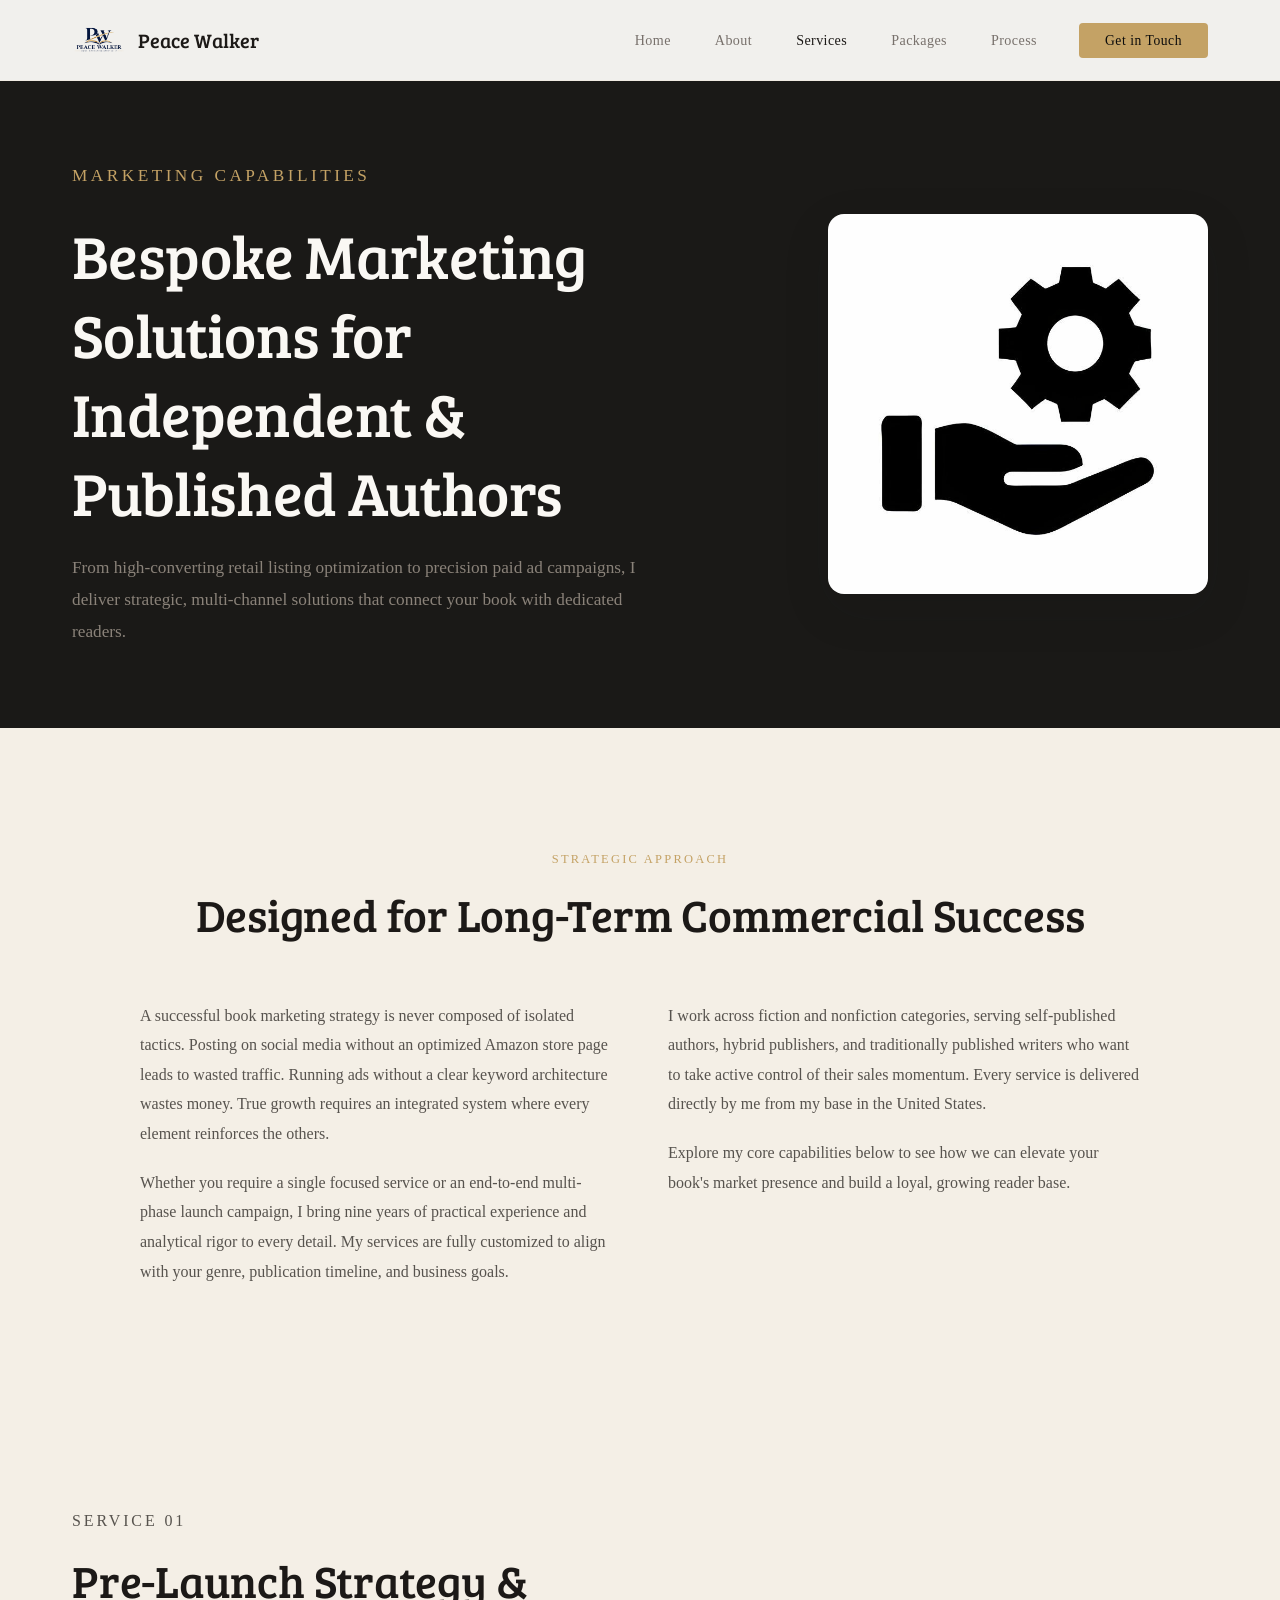
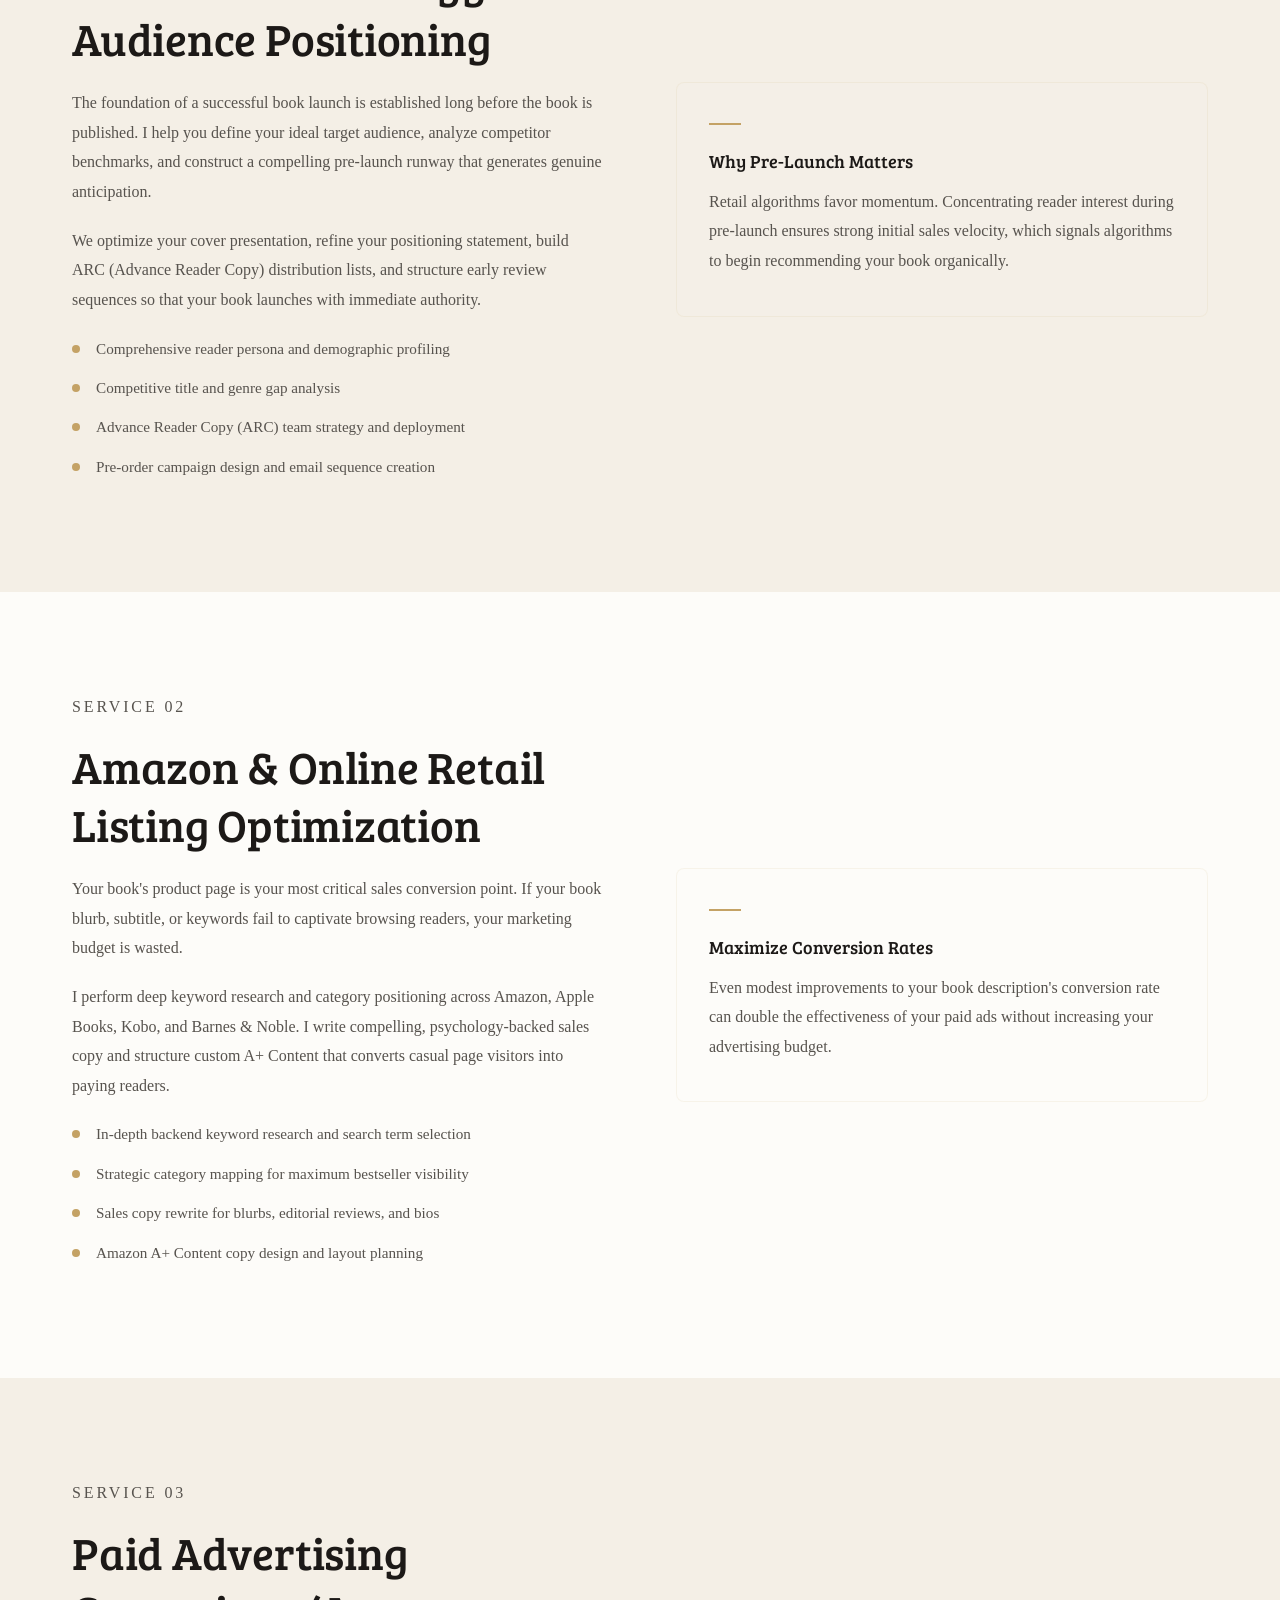
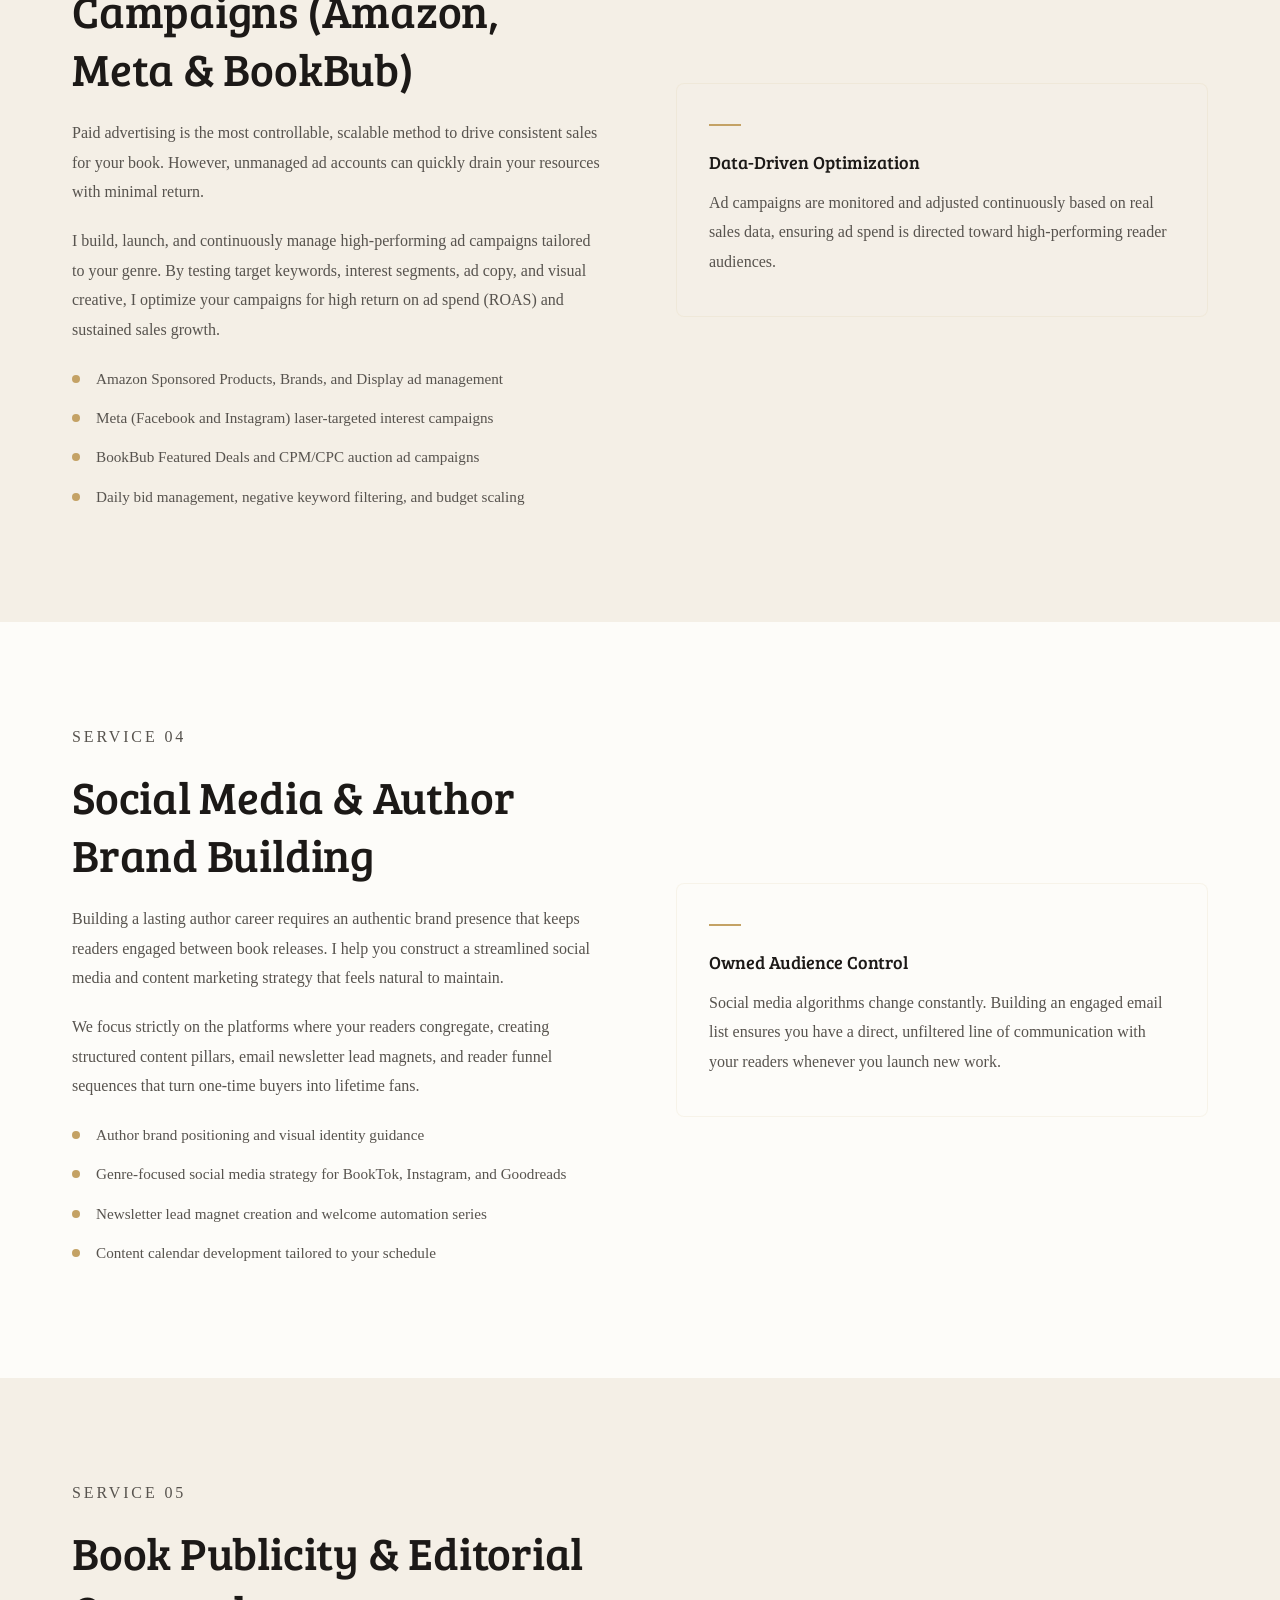
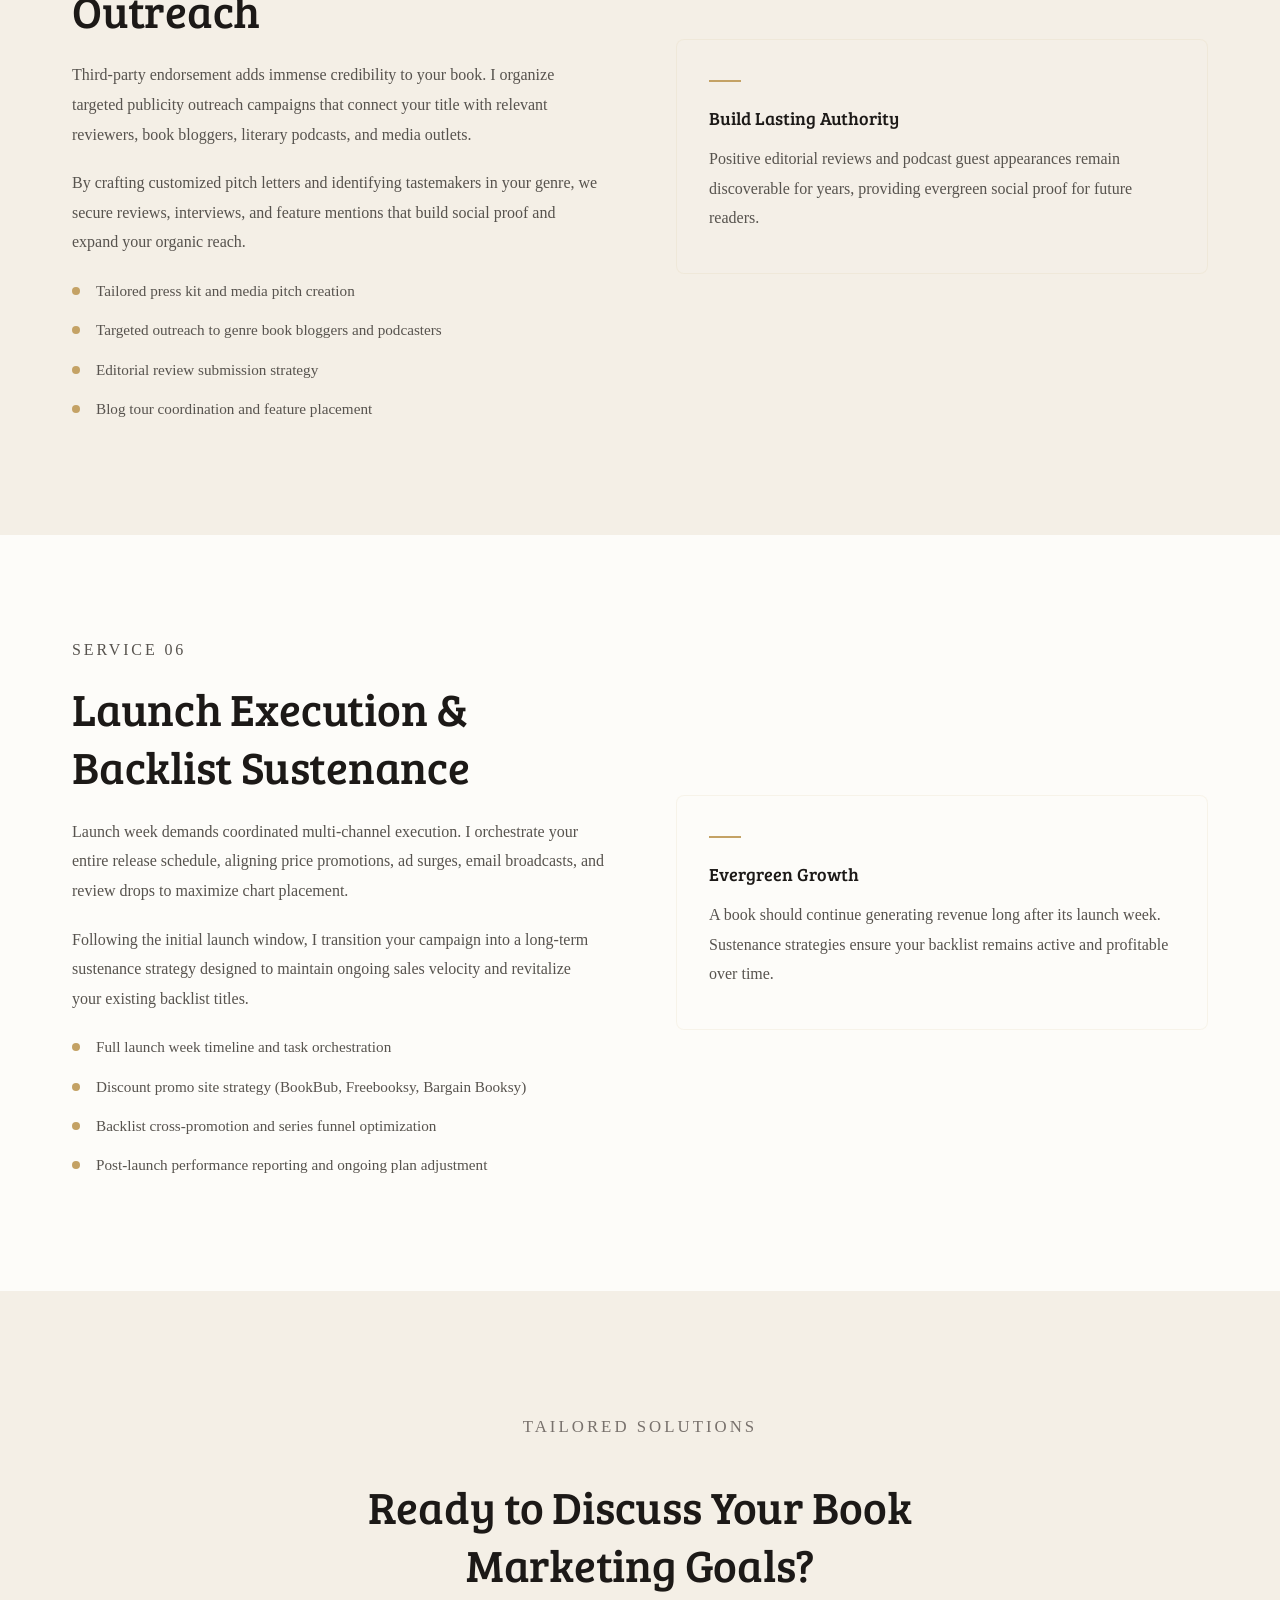
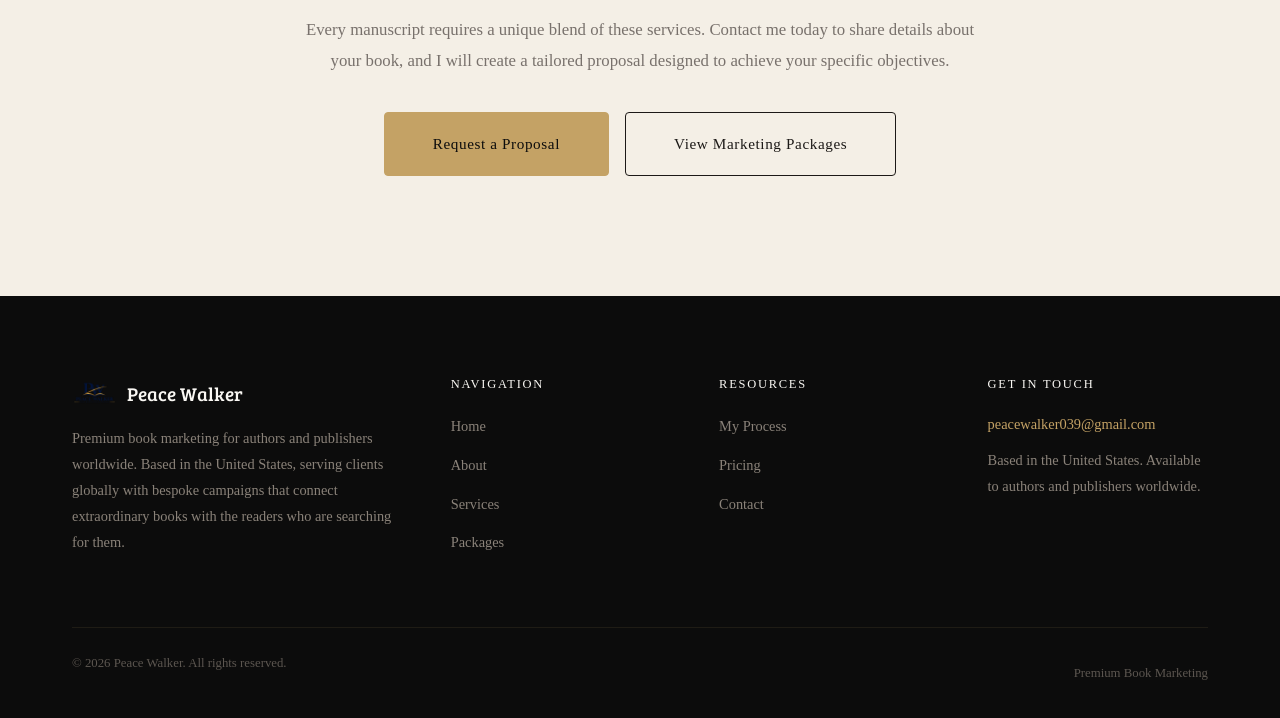
<file: services.html>
<!DOCTYPE html>
<html lang="en">
<head>
  <meta charset="UTF-8" />
  <meta name="viewport" content="width=device-width, initial-scale=1.0" />
  <title>Book Marketing Services | Peace Walker</title>
  <meta name="description" content="Explore comprehensive, bespoke book marketing services by Peace Walker, including pre-launch strategy, Amazon optimization, paid advertising, and backlist growth." />
  <link rel="icon" type="image/png" href="logo.png" />
  <link rel="preconnect" href="https://fonts.googleapis.com" />
  <link rel="preconnect" href="https://fonts.gstatic.com" crossorigin />
  <link href="https://fonts.googleapis.com/css2?family=Bree+Serif&display=swap" rel="stylesheet" />
  <link rel="stylesheet" href="styles.css" />
</head>
<body>

  <!-- ==========================================
       NAVIGATION
       ========================================== -->
  <nav class="navbar" id="navbar">
    <div class="nav-container">
      <a href="index.html" class="nav-logo">
        <img src="logo.png" alt="Peace Walker" />
        <span>Peace Walker</span>
      </a>

      <button class="hamburger" id="hamburger" aria-label="Open menu">
        <span></span>
        <span></span>
        <span></span>
      </button>

      <ul class="nav-links" id="navLinks">
        <li><a href="index.html" class="nav-link">Home</a></li>
        <li><a href="about.html" class="nav-link">About</a></li>
        <li><a href="services.html" class="nav-link active">Services</a></li>
        <li><a href="packages.html" class="nav-link">Packages</a></li>
        <li><a href="process.html" class="nav-link">Process</a></li>
        <li><a href="contact.html" class="nav-link nav-cta">Get in Touch</a></li>
      </ul>
    </div>
  </nav>

  <!-- ==========================================
       PAGE HERO
       ========================================== -->
  <section class="page-hero">
    <div class="container">
      <div class="page-hero-grid">
        <div class="page-hero-text">
          <p class="hero-eyebrow">Marketing Capabilities</p>
          <h1>Bespoke Marketing Solutions for Independent &amp; Published Authors</h1>
          <p>
            From high-converting retail listing optimization to precision paid ad campaigns,
            I deliver strategic, multi-channel solutions that connect your book with dedicated readers.
          </p>
        </div>
        <div class="page-hero-image">
          <div class="page-hero-image-frame">
            <img src="services.png" alt="Peace Walker, Book Marketing Strategist" />
          </div>
        </div>
      </div>
    </div>
  </section>

  <!-- ==========================================
       SERVICES INTRO
       ========================================== -->
  <section class="section section-cream">
    <div class="container">
      <div class="content-block">
        <div class="content-block-header">
          <p class="section-eyebrow">Strategic Approach</p>
          <h2 class="section-title">Designed for Long-Term Commercial Success</h2>
        </div>
        <div class="content-columns">
          <div class="content-col">
            <p>
              A successful book marketing strategy is never composed of isolated tactics.
              Posting on social media without an optimized Amazon store page leads to wasted traffic.
              Running ads without a clear keyword architecture wastes money. True growth requires an
              integrated system where every element reinforces the others.
            </p>
            <p>
              Whether you require a single focused service or an end-to-end multi-phase launch campaign,
              I bring nine years of practical experience and analytical rigor to every detail. My services
              are fully customized to align with your genre, publication timeline, and business goals.
            </p>
          </div>
          <div class="content-col">
            <p>
              I work across fiction and nonfiction categories, serving self-published authors, hybrid publishers,
              and traditionally published writers who want to take active control of their sales momentum.
              Every service is delivered directly by me from my base in the United States.
            </p>
            <p>
              Explore my core capabilities below to see how we can elevate your book's market presence
              and build a loyal, growing reader base.
            </p>
          </div>
        </div>
      </div>
    </div>
  </section>

  <!-- ==========================================
       SERVICE DETAILS
       ========================================== -->

  <!-- Service 1 -->
  <section class="service-detail">
    <div class="container">
      <div class="service-detail-grid">
        <div class="service-detail-text">
          <p class="section-eyebrow">Service 01</p>
          <h2>Pre-Launch Strategy &amp; Audience Positioning</h2>
          <p>
            The foundation of a successful book launch is established long before the book is published.
            I help you define your ideal target audience, analyze competitor benchmarks, and construct a
            compelling pre-launch runway that generates genuine anticipation.
          </p>
          <p>
            We optimize your cover presentation, refine your positioning statement, build ARC (Advance Reader Copy)
            distribution lists, and structure early review sequences so that your book launches with immediate authority.
          </p>
          <ul>
            <li>Comprehensive reader persona and demographic profiling</li>
            <li>Competitive title and genre gap analysis</li>
            <li>Advance Reader Copy (ARC) team strategy and deployment</li>
            <li>Pre-order campaign design and email sequence creation</li>
          </ul>
        </div>
        <div class="service-detail-text">
          <div class="why-card">
            <div class="why-card-accent"></div>
            <h3>Why Pre-Launch Matters</h3>
            <p>
              Retail algorithms favor momentum. Concentrating reader interest during pre-launch ensures
              strong initial sales velocity, which signals algorithms to begin recommending your book organically.
            </p>
          </div>
        </div>
      </div>
    </div>
  </section>

  <!-- Service 2 -->
  <section class="service-detail">
    <div class="container">
      <div class="service-detail-grid">
        <div class="service-detail-text">
          <p class="section-eyebrow">Service 02</p>
          <h2>Amazon &amp; Online Retail Listing Optimization</h2>
          <p>
            Your book's product page is your most critical sales conversion point. If your book blurb,
            subtitle, or keywords fail to captivate browsing readers, your marketing budget is wasted.
          </p>
          <p>
            I perform deep keyword research and category positioning across Amazon, Apple Books, Kobo, and
            Barnes &amp; Noble. I write compelling, psychology-backed sales copy and structure custom A+ Content
            that converts casual page visitors into paying readers.
          </p>
          <ul>
            <li>In-depth backend keyword research and search term selection</li>
            <li>Strategic category mapping for maximum bestseller visibility</li>
            <li>Sales copy rewrite for blurbs, editorial reviews, and bios</li>
            <li>Amazon A+ Content copy design and layout planning</li>
          </ul>
        </div>
        <div class="service-detail-text">
          <div class="why-card">
            <div class="why-card-accent"></div>
            <h3>Maximize Conversion Rates</h3>
            <p>
              Even modest improvements to your book description's conversion rate can double the effectiveness
              of your paid ads without increasing your advertising budget.
            </p>
          </div>
        </div>
      </div>
    </div>
  </section>

  <!-- Service 3 -->
  <section class="service-detail">
    <div class="container">
      <div class="service-detail-grid">
        <div class="service-detail-text">
          <p class="section-eyebrow">Service 03</p>
          <h2>Paid Advertising Campaigns (Amazon, Meta &amp; BookBub)</h2>
          <p>
            Paid advertising is the most controllable, scalable method to drive consistent sales for your book.
            However, unmanaged ad accounts can quickly drain your resources with minimal return.
          </p>
          <p>
            I build, launch, and continuously manage high-performing ad campaigns tailored to your genre.
            By testing target keywords, interest segments, ad copy, and visual creative, I optimize your
            campaigns for high return on ad spend (ROAS) and sustained sales growth.
          </p>
          <ul>
            <li>Amazon Sponsored Products, Brands, and Display ad management</li>
            <li>Meta (Facebook and Instagram) laser-targeted interest campaigns</li>
            <li>BookBub Featured Deals and CPM/CPC auction ad campaigns</li>
            <li>Daily bid management, negative keyword filtering, and budget scaling</li>
          </ul>
        </div>
        <div class="service-detail-text">
          <div class="why-card">
            <div class="why-card-accent"></div>
            <h3>Data-Driven Optimization</h3>
            <p>
              Ad campaigns are monitored and adjusted continuously based on real sales data, ensuring
              ad spend is directed toward high-performing reader audiences.
            </p>
          </div>
        </div>
      </div>
    </div>
  </section>

  <!-- Service 4 -->
  <section class="service-detail">
    <div class="container">
      <div class="service-detail-grid">
        <div class="service-detail-text">
          <p class="section-eyebrow">Service 04</p>
          <h2>Social Media &amp; Author Brand Building</h2>
          <p>
            Building a lasting author career requires an authentic brand presence that keeps readers engaged
            between book releases. I help you construct a streamlined social media and content marketing strategy
            that feels natural to maintain.
          </p>
          <p>
            We focus strictly on the platforms where your readers congregate, creating structured content pillars,
            email newsletter lead magnets, and reader funnel sequences that turn one-time buyers into lifetime fans.
          </p>
          <ul>
            <li>Author brand positioning and visual identity guidance</li>
            <li>Genre-focused social media strategy for BookTok, Instagram, and Goodreads</li>
            <li>Newsletter lead magnet creation and welcome automation series</li>
            <li>Content calendar development tailored to your schedule</li>
          </ul>
        </div>
        <div class="service-detail-text">
          <div class="why-card">
            <div class="why-card-accent"></div>
            <h3>Owned Audience Control</h3>
            <p>
              Social media algorithms change constantly. Building an engaged email list ensures you have a direct,
              unfiltered line of communication with your readers whenever you launch new work.
            </p>
          </div>
        </div>
      </div>
    </div>
  </section>

  <!-- Service 5 -->
  <section class="service-detail">
    <div class="container">
      <div class="service-detail-grid">
        <div class="service-detail-text">
          <p class="section-eyebrow">Service 05</p>
          <h2>Book Publicity &amp; Editorial Outreach</h2>
          <p>
            Third-party endorsement adds immense credibility to your book. I organize targeted publicity outreach
            campaigns that connect your title with relevant reviewers, book bloggers, literary podcasts, and media outlets.
          </p>
          <p>
            By crafting customized pitch letters and identifying tastemakers in your genre, we secure reviews,
            interviews, and feature mentions that build social proof and expand your organic reach.
          </p>
          <ul>
            <li>Tailored press kit and media pitch creation</li>
            <li>Targeted outreach to genre book bloggers and podcasters</li>
            <li>Editorial review submission strategy</li>
            <li>Blog tour coordination and feature placement</li>
          </ul>
        </div>
        <div class="service-detail-text">
          <div class="why-card">
            <div class="why-card-accent"></div>
            <h3>Build Lasting Authority</h3>
            <p>
              Positive editorial reviews and podcast guest appearances remain discoverable for years, providing
              evergreen social proof for future readers.
            </p>
          </div>
        </div>
      </div>
    </div>
  </section>

  <!-- Service 6 -->
  <section class="service-detail">
    <div class="container">
      <div class="service-detail-grid">
        <div class="service-detail-text">
          <p class="section-eyebrow">Service 06</p>
          <h2>Launch Execution &amp; Backlist Sustenance</h2>
          <p>
            Launch week demands coordinated multi-channel execution. I orchestrate your entire release schedule,
            aligning price promotions, ad surges, email broadcasts, and review drops to maximize chart placement.
          </p>
          <p>
            Following the initial launch window, I transition your campaign into a long-term sustenance strategy
            designed to maintain ongoing sales velocity and revitalize your existing backlist titles.
          </p>
          <ul>
            <li>Full launch week timeline and task orchestration</li>
            <li>Discount promo site strategy (BookBub, Freebooksy, Bargain Booksy)</li>
            <li>Backlist cross-promotion and series funnel optimization</li>
            <li>Post-launch performance reporting and ongoing plan adjustment</li>
          </ul>
        </div>
        <div class="service-detail-text">
          <div class="why-card">
            <div class="why-card-accent"></div>
            <h3>Evergreen Growth</h3>
            <p>
              A book should continue generating revenue long after its launch week. Sustenance strategies ensure
              your backlist remains active and profitable over time.
            </p>
          </div>
        </div>
      </div>
    </div>
  </section>

  <!-- ==========================================
       CALL TO ACTION
       ========================================== -->
  <section class="section section-cream">
    <div class="container">
      <div class="cta-block">
        <p class="section-eyebrow gold-text">Tailored Solutions</p>
        <h2>Ready to Discuss Your Book Marketing Goals?</h2>
        <p>
          Every manuscript requires a unique blend of these services. Contact me today
          to share details about your book, and I will create a tailored proposal designed
          to achieve your specific objectives.
        </p>
        <div class="cta-buttons">
          <a href="contact.html" class="btn btn-primary btn-large">Request a Proposal</a>
          <a href="packages.html" class="btn btn-outline-dark btn-large">View Marketing Packages</a>
        </div>
      </div>
    </div>
  </section>

  <!-- ==========================================
       FOOTER
       ========================================== -->
  <footer class="footer">
    <div class="container">
      <div class="footer-grid">
        <div class="footer-brand">
          <a href="index.html" class="footer-logo">
            <img src="logo.png" alt="Peace Walker" />
            <span>Peace Walker</span>
          </a>
          <p>
            Premium book marketing for authors and publishers worldwide.
            Based in the United States, serving clients globally with bespoke
            campaigns that connect extraordinary books with the readers who
            are searching for them.
          </p>
        </div>

        <div class="footer-col">
          <h4>Navigation</h4>
          <ul class="footer-links">
            <li><a href="index.html">Home</a></li>
            <li><a href="about.html">About</a></li>
            <li><a href="services.html">Services</a></li>
            <li><a href="packages.html">Packages</a></li>
          </ul>
        </div>

        <div class="footer-col">
          <h4>Resources</h4>
          <ul class="footer-links">
            <li><a href="process.html">My Process</a></li>
            <li><a href="packages.html">Pricing</a></li>
            <li><a href="contact.html">Contact</a></li>
          </ul>
        </div>

        <div class="footer-col">
          <h4>Get in Touch</h4>
          <p class="footer-contact-text">
            <a href="mailto:peacewalker039@gmail.com">peacewalker039@gmail.com</a>
          </p>
          <p class="footer-contact-text">
            Based in the United States. Available to authors and publishers worldwide.
          </p>
        </div>
      </div>

      <div class="footer-bottom">
        <p>&copy; <span class="current-year">2025</span> Peace Walker. All rights reserved.</p>
        <p>Premium Book Marketing</p>
      </div>
    </div>
  </footer>

  <script src="main.js"></script>
</body>
</html>
</file>
<file: styles.css>
/* =============================================
   PEACE WALKER
   Premium Book Marketing
   Complete Stylesheet
   ============================================= */

/* ---------- Custom Properties ---------- */
:root {
  --noir: #0C0C0C;
  --charcoal: #1A1917;
  --graphite: #2A2825;
  --champagne: #C4A265;
  --champagne-light: #D6BA82;
  --champagne-dark: #A6884D;
  --champagne-glow: rgba(196, 162, 101, 0.12);
  --linen: #F4EFE6;
  --pearl: #FAF8F4;
  --ivory: #FDFCF9;
  --stone: #8A8279;
  --slate: #5C5650;
  --text-primary: #1C1917;
  --text-secondary: #57534E;
  --text-muted: #78716C;
  --text-faint: #A8A29E;
  --border: #E7E0D5;
  --border-light: #F0EBE3;
  --white: #FFFFFF;
  --shadow-soft: 0 2px 16px rgba(28, 25, 23, 0.05);
  --shadow-medium: 0 8px 32px rgba(28, 25, 23, 0.08);
  --shadow-elevated: 0 16px 48px rgba(28, 25, 23, 0.12);
  --shadow-gold: 0 8px 32px rgba(196, 162, 101, 0.18);
  --radius-sm: 4px;
  --radius-md: 8px;
  --radius-lg: 16px;
  --radius-xl: 24px;
  --font-heading: 'Bree Serif', Georgia, 'Times New Roman', serif;
  --font-body: Georgia, 'Times New Roman', 'Bree Serif', serif;
  --ease: cubic-bezier(0.25, 0.1, 0.25, 1);
  --max-width: 1200px;
}

/* ---------- Reset ---------- */
*,
*::before,
*::after {
  margin: 0;
  padding: 0;
  box-sizing: border-box;
}

html {
  scroll-behavior: smooth;
  font-size: 16px;
}

body {
  font-family: var(--font-body);
  color: var(--text-secondary);
  background-color: var(--ivory);
  line-height: 1.8;
  -webkit-font-smoothing: antialiased;
  -moz-osx-font-smoothing: grayscale;
  overflow-x: hidden;
}

img {
  max-width: 100%;
  height: auto;
  display: block;
}

a {
  color: inherit;
  text-decoration: none;
  transition: color 0.3s var(--ease);
}

ul, ol {
  list-style: none;
}

h1, h2, h3, h4, h5, h6 {
  font-family: var(--font-heading);
  color: var(--text-primary);
  line-height: 1.3;
  font-weight: 400;
}

h1 { font-size: clamp(2.4rem, 5vw, 3.8rem); letter-spacing: -0.01em; }
h2 { font-size: clamp(1.8rem, 3.5vw, 2.8rem); letter-spacing: -0.005em; }
h3 { font-size: clamp(1.15rem, 2vw, 1.4rem); }
h4 { font-size: 1.1rem; }

p { margin-bottom: 1.2rem; }
p:last-child { margin-bottom: 0; }

/* ---------- Container ---------- */
.container {
  width: 100%;
  max-width: var(--max-width);
  margin: 0 auto;
  padding: 0 32px;
}

/* ---------- Buttons ---------- */
.btn {
  display: inline-flex;
  align-items: center;
  justify-content: center;
  gap: 8px;
  padding: 16px 36px;
  font-family: var(--font-body);
  font-size: 0.92rem;
  font-weight: 400;
  letter-spacing: 0.04em;
  border-radius: var(--radius-sm);
  border: 1.5px solid transparent;
  cursor: pointer;
  transition: all 0.35s var(--ease);
  text-align: center;
  line-height: 1.4;
}

.btn-primary {
  background-color: var(--champagne);
  color: var(--noir);
  border-color: var(--champagne);
}

.btn-primary:hover {
  background-color: var(--champagne-dark);
  border-color: var(--champagne-dark);
  box-shadow: var(--shadow-gold);
  transform: translateY(-2px);
}

.btn-ghost {
  background-color: transparent;
  color: var(--text-primary);
  border-color: var(--border);
}

.btn-ghost:hover {
  border-color: var(--champagne);
  color: var(--champagne-dark);
  transform: translateY(-2px);
}

.btn-outline-dark {
  background-color: transparent;
  color: var(--text-primary);
  border-color: var(--text-primary);
}

.btn-outline-dark:hover {
  background-color: var(--text-primary);
  color: var(--ivory);
  transform: translateY(-2px);
}

.btn-outline-light {
  background-color: transparent;
  color: var(--pearl);
  border-color: rgba(250, 248, 244, 0.3);
}

.btn-outline-light:hover {
  background-color: var(--pearl);
  color: var(--noir);
  transform: translateY(-2px);
}

.btn-large {
  padding: 20px 48px;
  font-size: 0.95rem;
}

/* ---------- Section Base ---------- */
.section {
  padding: 120px 0;
}

.section-cream {
  background-color: var(--linen);
}

.section-dark {
  background-color: var(--charcoal);
}

.section-dark h2,
.section-dark h3,
.section-dark h4 {
  color: var(--pearl);
}

.section-dark p {
  color: var(--stone);
}

.section-header {
  text-align: center;
  max-width: 680px;
  margin: 0 auto 72px;
}

.section-eyebrow {
  font-family: var(--font-body);
  font-size: 0.78rem;
  font-weight: 400;
  letter-spacing: 0.18em;
  text-transform: uppercase;
  color: var(--champagne);
  margin-bottom: 16px;
}

.section-title {
  margin-bottom: 20px;
}

.section-subtitle {
  font-size: 1.05rem;
  color: var(--text-muted);
  line-height: 1.8;
}

.section-dark .section-subtitle {
  color: var(--stone);
}

.section-cta {
  text-align: center;
  margin-top: 56px;
}

.gold-text {
  color: var(--champagne);
}

/* =============================================
   NAVIGATION
   ============================================= */
.navbar {
  position: fixed;
  top: 0;
  left: 0;
  width: 100%;
  z-index: 1000;
  background-color: rgba(253, 252, 249, 0.95);
  backdrop-filter: blur(16px);
  -webkit-backdrop-filter: blur(16px);
  border-bottom: 1px solid var(--border-light);
  transition: all 0.35s var(--ease);
}

.navbar.scrolled {
  background-color: rgba(253, 252, 249, 0.98);
  box-shadow: var(--shadow-soft);
}

.nav-container {
  display: flex;
  flex-direction: row;
  align-items: center;
  justify-content: space-between;
  max-width: var(--max-width);
  margin: 0 auto;
  padding: 0 32px;
  height: 80px;
}

.nav-logo {
  display: flex;
  flex-direction: row;
  align-items: center;
  gap: 12px;
  font-family: var(--font-heading);
  font-size: 1.25rem;
  color: var(--text-primary);
  flex-shrink: 0;
}

.nav-logo img {
  height: 36px;
  width: auto;
}

.nav-links {
  display: flex;
  flex-direction: row;
  align-items: center;
  gap: 8px;
}

.nav-link {
  padding: 8px 18px;
  font-size: 0.88rem;
  letter-spacing: 0.03em;
  color: var(--text-muted);
  border-radius: var(--radius-sm);
  transition: all 0.3s var(--ease);
}

.nav-link:hover,
.nav-link.active {
  color: var(--text-primary);
}

.nav-cta {
  margin-left: 16px;
  padding: 10px 26px;
  background-color: var(--champagne);
  color: var(--noir) !important;
  border-radius: var(--radius-sm);
  letter-spacing: 0.04em;
  font-size: 0.85rem;
}

.nav-cta:hover {
  background-color: var(--champagne-dark);
  color: var(--noir) !important;
  transform: translateY(-1px);
  box-shadow: var(--shadow-gold);
}

/* Hamburger */
.hamburger {
  display: none;
  flex-direction: column;
  gap: 5px;
  cursor: pointer;
  padding: 8px;
  background: none;
  border: none;
  z-index: 1001;
}

.hamburger span {
  display: block;
  width: 24px;
  height: 2px;
  background-color: var(--text-primary);
  border-radius: 2px;
  transition: all 0.3s var(--ease);
}

.hamburger.active span:nth-child(1) {
  transform: rotate(45deg) translate(5px, 5px);
}

.hamburger.active span:nth-child(2) {
  opacity: 0;
}

.hamburger.active span:nth-child(3) {
  transform: rotate(-45deg) translate(5px, -5px);
}

/* =============================================
   HERO
   ============================================= */
.hero {
  padding: 160px 0 100px;
  background-color: var(--pearl);
  border-bottom: 1px solid var(--border-light);
}

.hero-grid {
  display: grid;
  grid-template-columns: 1.1fr 0.9fr;
  gap: 80px;
  align-items: center;
}

.hero-eyebrow {
  font-family: var(--font-body);
  font-size: 0.75rem;
  letter-spacing: 0.2em;
  text-transform: uppercase;
  color: var(--champagne);
  margin-bottom: 24px;
}

.hero h1 {
  margin-bottom: 28px;
  color: var(--text-primary);
}

.hero-lead {
  font-size: 1.1rem;
  color: var(--text-secondary);
  line-height: 1.85;
  margin-bottom: 20px;
}

.hero-body {
  font-size: 1rem;
  color: var(--text-muted);
  line-height: 1.85;
  margin-bottom: 36px;
}

.hero-buttons {
  display: flex;
  flex-direction: row;
  flex-wrap: wrap;
  gap: 16px;
}

.hero-image {
  display: flex;
  justify-content: flex-end;
}

.hero-image-frame {
  position: relative;
  border-radius: var(--radius-lg);
  overflow: hidden;
  box-shadow: var(--shadow-elevated);
  max-width: 440px;
  width: 100%;
}

.hero-image-frame::before {
  content: '';
  position: absolute;
  top: -12px;
  right: -12px;
  width: 100%;
  height: 100%;
  border: 1.5px solid var(--champagne);
  border-radius: var(--radius-lg);
  z-index: -1;
}

.hero-image-frame img {
  width: 100%;
  height: auto;
  display: block;
}

/* =============================================
   CREDENTIALS BAR
   ============================================= */
.credentials-bar {
  padding: 48px 0;
  background-color: var(--ivory);
  border-bottom: 1px solid var(--border-light);
}

.credentials-row {
  display: flex;
  flex-direction: row;
  align-items: center;
  justify-content: center;
  gap: 48px;
}

.credential {
  display: flex;
  flex-direction: column;
  align-items: center;
  gap: 6px;
}

.credential-number {
  font-family: var(--font-heading);
  font-size: 1.8rem;
  color: var(--champagne);
  line-height: 1.2;
}

.credential-label {
  font-size: 0.78rem;
  letter-spacing: 0.1em;
  text-transform: uppercase;
  color: var(--text-muted);
}

.credential-divider {
  width: 1px;
  height: 40px;
  background-color: var(--border);
}

/* =============================================
   CONTENT BLOCKS
   ============================================= */
.content-block {
  max-width: 1000px;
  margin: 0 auto;
}

.content-block-header {
  text-align: center;
  margin-bottom: 56px;
}

.content-columns {
  display: grid;
  grid-template-columns: 1fr 1fr;
  gap: 56px;
}

.content-col p {
  font-size: 1rem;
  color: var(--text-secondary);
  line-height: 1.85;
}

/* =============================================
   SERVICES LIST (Numbered rows)
   ============================================= */
.services-list {
  max-width: 860px;
  margin: 0 auto;
  display: flex;
  flex-direction: column;
}

.service-row {
  display: flex;
  flex-direction: row;
  gap: 36px;
  padding: 40px 0;
  border-bottom: 1px solid var(--border-light);
  align-items: flex-start;
  opacity: 1; /* Explicitly visible */
  visibility: visible;
}

.service-row:first-child {
  border-top: 1px solid var(--border-light);
}

.service-row-number {
  font-family: var(--font-heading);
  font-size: 2rem;
  color: var(--champagne);
  line-height: 1;
  flex-shrink: 0;
  width: 56px;
  padding-top: 4px;
}

.service-row-body h3 {
  margin-bottom: 12px;
  color: var(--text-primary);
}

.service-row-body p {
  font-size: 0.98rem;
  color: var(--text-muted);
  line-height: 1.8;
}

/* =============================================
   WHY GRID
   ============================================= */
.why-grid {
  display: grid;
  grid-template-columns: repeat(3, 1fr);
  gap: 32px;
}

.why-card {
  position: relative;
  padding: 40px 32px;
  background: rgba(255, 255, 255, 0.04);
  border: 1px solid rgba(196, 162, 101, 0.1);
  border-radius: var(--radius-md);
  transition: all 0.35s var(--ease);
  opacity: 1;
  visibility: visible;
}

.why-card:hover {
  border-color: rgba(196, 162, 101, 0.3);
  background: rgba(255, 255, 255, 0.06);
  transform: translateY(-4px);
}

.why-card-accent {
  width: 32px;
  height: 2px;
  background-color: var(--champagne);
  margin-bottom: 24px;
}

.why-card h3 {
  margin-bottom: 14px;
  font-size: 1.15rem;
}

.why-card p {
  font-size: 0.95rem;
  line-height: 1.8;
}

/* =============================================
   CTA BLOCK
   ============================================= */
.cta-block {
  text-align: center;
  max-width: 680px;
  margin: 0 auto;
}

.cta-block h2 {
  margin-bottom: 20px;
}

.cta-block p {
  font-size: 1.05rem;
  color: var(--text-muted);
  margin-bottom: 36px;
  line-height: 1.85;
}

.cta-buttons {
  display: flex;
  flex-direction: row;
  justify-content: center;
  flex-wrap: wrap;
  gap: 16px;
}

/* =============================================
   PAGE HERO (Inner pages)
   ============================================= */
.page-hero {
  padding: 160px 0 80px;
  background-color: var(--charcoal);
  position: relative;
  overflow: hidden;
}

.page-hero-grid {
  display: grid;
  grid-template-columns: 1.1fr 0.9fr;
  gap: 60px;
  align-items: center;
}

.page-hero-text .hero-eyebrow {
  color: var(--champagne);
}

.page-hero h1 {
  color: var(--pearl);
  margin-bottom: 20px;
}

.page-hero p {
  font-size: 1.08rem;
  color: var(--stone);
  line-height: 1.85;
}

.page-hero-image {
  display: flex;
  justify-content: flex-end;
}

.page-hero-image-frame {
  border-radius: var(--radius-lg);
  overflow: hidden;
  box-shadow: var(--shadow-elevated);
  max-width: 380px;
  width: 100%;
}

.page-hero-image-frame img {
  width: 100%;
  height: auto;
}

/* =============================================
   ABOUT PAGE
   ============================================= */
.about-story-grid {
  display: grid;
  grid-template-columns: 1fr 1fr;
  gap: 72px;
  align-items: center;
}

.about-story-text h2 {
  margin-bottom: 24px;
}

.about-story-text p {
  font-size: 1rem;
  color: var(--text-secondary);
  line-height: 1.85;
}

.values-grid {
  display: grid;
  grid-template-columns: repeat(3, 1fr);
  gap: 32px;
}

.value-card {
  padding: 40px 28px;
  border: 1px solid var(--border);
  border-radius: var(--radius-md);
  text-align: center;
  transition: all 0.35s var(--ease);
  opacity: 1;
}

.value-card:hover {
  border-color: var(--champagne);
  box-shadow: var(--shadow-soft);
  transform: translateY(-4px);
}

.value-card h3 {
  margin-bottom: 12px;
}

.value-card p {
  font-size: 0.95rem;
  color: var(--text-muted);
}

/* =============================================
   SERVICES PAGE (Detail sections)
   ============================================= */
.service-detail {
  padding: 100px 0;
}

.service-detail:nth-child(even) {
  background-color: var(--linen);
}

.service-detail-grid {
  display: grid;
  grid-template-columns: 1fr 1fr;
  gap: 72px;
  align-items: center;
}

.service-detail-text h2 {
  margin-bottom: 20px;
}

.service-detail-text p {
  font-size: 1rem;
  color: var(--text-secondary);
  line-height: 1.85;
}

.service-detail-text ul {
  margin-top: 20px;
}

.service-detail-text ul li {
  position: relative;
  padding-left: 24px;
  margin-bottom: 12px;
  font-size: 0.95rem;
  color: var(--text-secondary);
}

.service-detail-text ul li::before {
  content: '';
  position: absolute;
  left: 0;
  top: 10px;
  width: 8px;
  height: 8px;
  background-color: var(--champagne);
  border-radius: 50%;
}

/* =============================================
   PACKAGES PAGE
   ============================================= */
.packages-grid {
  display: grid;
  grid-template-columns: repeat(3, 1fr);
  gap: 32px;
  align-items: start;
}

.package-card {
  background: var(--white);
  border: 1px solid var(--border);
  border-radius: var(--radius-lg);
  padding: 48px 36px;
  position: relative;
  transition: all 0.35s var(--ease);
  opacity: 1;
}

.package-card:hover {
  transform: translateY(-6px);
  box-shadow: var(--shadow-elevated);
}

.package-featured {
  border-color: var(--champagne);
  box-shadow: var(--shadow-gold);
}

.package-badge {
  position: absolute;
  top: -13px;
  left: 50%;
  transform: translateX(-50%);
  background: var(--champagne);
  color: var(--noir);
  font-size: 0.72rem;
  letter-spacing: 0.12em;
  text-transform: uppercase;
  padding: 6px 20px;
  border-radius: var(--radius-sm);
  white-space: nowrap;
}

.package-header {
  text-align: center;
  margin-bottom: 32px;
  padding-bottom: 32px;
  border-bottom: 1px solid var(--border-light);
}

.package-header h3 {
  margin-bottom: 8px;
}

.package-header p {
  color: var(--text-muted);
  font-size: 0.92rem;
}

.package-price {
  font-family: var(--font-heading);
  font-size: 2.8rem;
  color: var(--text-primary);
  line-height: 1.2;
}

.package-price span {
  font-size: 0.95rem;
  color: var(--text-muted);
  font-family: var(--font-body);
}

.package-features {
  margin-bottom: 36px;
}

.package-features li {
  position: relative;
  padding-left: 28px;
  margin-bottom: 14px;
  font-size: 0.95rem;
  color: var(--text-secondary);
}

.package-features li::before {
  content: '';
  position: absolute;
  left: 0;
  top: 9px;
  width: 10px;
  height: 10px;
  border: 1.5px solid var(--champagne);
  border-radius: 50%;
}

.package-cta {
  text-align: center;
}

.package-cta .btn {
  width: 100%;
}

/* Comparison Table */
.comparison-table-wrapper {
  overflow-x: auto;
  border-radius: var(--radius-md);
  border: 1px solid var(--border);
}

.comparison-table {
  width: 100%;
  border-collapse: collapse;
  background: var(--white);
  min-width: 700px;
}

.comparison-table th,
.comparison-table td {
  padding: 18px 24px;
  text-align: center;
  border-bottom: 1px solid var(--border-light);
  font-size: 0.92rem;
}

.comparison-table th {
  background: var(--charcoal);
  color: var(--pearl);
  font-family: var(--font-heading);
  font-size: 0.95rem;
}

.comparison-table th:first-child,
.comparison-table td:first-child {
  text-align: left;
  color: var(--text-primary);
}

.comparison-table .featured-col {
  background: var(--champagne-glow);
}

.comparison-table th.featured-col {
  background: var(--champagne);
  color: var(--noir);
}

/* =============================================
   PROCESS PAGE
   ============================================= */
.timeline {
  max-width: 760px;
  margin: 0 auto;
  position: relative;
}

.timeline::before {
  content: '';
  position: absolute;
  left: 24px;
  top: 0;
  bottom: 0;
  width: 1px;
  background: linear-gradient(to bottom, var(--champagne), var(--border));
}

.timeline-step {
  position: relative;
  padding-left: 72px;
  padding-bottom: 56px;
  opacity: 1;
}

.timeline-step:last-child {
  padding-bottom: 0;
}

.step-number {
  position: absolute;
  left: 6px;
  top: 2px;
  width: 38px;
  height: 38px;
  background: var(--charcoal);
  color: var(--champagne);
  font-family: var(--font-heading);
  font-size: 0.95rem;
  border-radius: 50%;
  display: flex;
  align-items: center;
  justify-content: center;
  z-index: 1;
  border: 3px solid var(--ivory);
}

.step-content h3 {
  margin-bottom: 10px;
}

.step-content p {
  font-size: 0.98rem;
  color: var(--text-muted);
  line-height: 1.8;
}

/* FAQ */
.faq-list {
  max-width: 760px;
  margin: 0 auto;
  display: flex;
  flex-direction: column;
  gap: 8px;
}

.faq-item {
  border: 1px solid var(--border);
  border-radius: var(--radius-md);
  overflow: hidden;
  transition: all 0.3s var(--ease);
}

.faq-item.active {
  border-color: var(--champagne);
  box-shadow: var(--shadow-soft);
}

.faq-question {
  display: flex;
  align-items: center;
  justify-content: space-between;
  width: 100%;
  padding: 22px 28px;
  cursor: pointer;
  font-family: var(--font-body);
  font-size: 1rem;
  color: var(--text-primary);
  background: var(--white);
  border: none;
  text-align: left;
  transition: background 0.3s var(--ease);
}

.faq-question:hover {
  background: var(--pearl);
}

.faq-question::after {
  content: '+';
  font-size: 1.3rem;
  color: var(--champagne);
  flex-shrink: 0;
  margin-left: 16px;
  transition: transform 0.3s var(--ease);
}

.faq-item.active .faq-question::after {
  content: '\2212';
}

.faq-answer {
  max-height: 0;
  overflow: hidden;
  transition: max-height 0.4s var(--ease);
}

.faq-item.active .faq-answer {
  max-height: 400px;
}

.faq-answer-inner {
  padding: 0 28px 28px;
  font-size: 0.95rem;
  color: var(--text-muted);
  line-height: 1.8;
}

/* =============================================
   CONTACT PAGE
   ============================================= */
.contact-grid {
  display: grid;
  grid-template-columns: 1.2fr 0.8fr;
  gap: 64px;
  align-items: start;
}

.contact-form-wrapper {
  background: var(--white);
  border: 1px solid var(--border);
  border-radius: var(--radius-lg);
  padding: 48px;
  box-shadow: var(--shadow-soft);
}

.form-header {
  margin-bottom: 36px;
}

.form-header h2 {
  margin-bottom: 10px;
}

.form-header p {
  color: var(--text-muted);
  font-size: 0.95rem;
}

.form-row {
  display: grid;
  grid-template-columns: 1fr 1fr;
  gap: 20px;
}

.form-group {
  margin-bottom: 24px;
}

.form-label {
  display: block;
  font-size: 0.85rem;
  letter-spacing: 0.04em;
  color: var(--text-primary);
  margin-bottom: 8px;
}

.form-input,
.form-textarea,
.form-select {
  width: 100%;
  padding: 14px 18px;
  font-family: var(--font-body);
  font-size: 0.95rem;
  color: var(--text-primary);
  background: var(--pearl);
  border: 1px solid var(--border);
  border-radius: var(--radius-sm);
  transition: all 0.3s var(--ease);
  outline: none;
}

.form-input:focus,
.form-textarea:focus,
.form-select:focus {
  border-color: var(--champagne);
  box-shadow: 0 0 0 3px var(--champagne-glow);
  background: var(--white);
}

.form-textarea {
  resize: vertical;
  min-height: 140px;
}

.form-select {
  appearance: none;
  -webkit-appearance: none;
  background-image: url("data:image/svg+xml,%3Csvg xmlns='http://www.w3.org/2000/svg' width='12' height='8' viewBox='0 0 12 8'%3E%3Cpath fill='%2378716C' d='M1.41 0L6 4.58 10.59 0 12 1.41l-6 6-6-6z'/%3E%3C/svg%3E");
  background-repeat: no-repeat;
  background-position: right 16px center;
  padding-right: 40px;
  cursor: pointer;
}

/* Contact sidebar */
.contact-info {
  display: flex;
  flex-direction: column;
  gap: 32px;
}

.direct-email-box {
  background: var(--charcoal);
  border-radius: var(--radius-lg);
  padding: 40px 32px;
  text-align: center;
}

.direct-email-box h3 {
  color: var(--pearl);
  margin-bottom: 12px;
}

.direct-email-box p {
  color: var(--stone);
  font-size: 0.95rem;
  margin-bottom: 20px;
}

.email-display {
  display: inline-block;
  font-size: 1rem;
  color: var(--champagne);
  padding: 12px 24px;
  background: rgba(196, 162, 101, 0.08);
  border: 1px solid rgba(196, 162, 101, 0.2);
  border-radius: var(--radius-sm);
  margin-bottom: 12px;
  word-break: break-all;
}

.email-instruction {
  font-size: 0.82rem;
  color: var(--stone);
}

.contact-who {
  background: var(--linen);
  border-radius: var(--radius-md);
  padding: 32px;
}

.contact-who h3 {
  margin-bottom: 16px;
}

.who-list li {
  position: relative;
  padding-left: 20px;
  margin-bottom: 10px;
  font-size: 0.95rem;
  color: var(--text-secondary);
}

.who-list li::before {
  content: '';
  position: absolute;
  left: 0;
  top: 10px;
  width: 6px;
  height: 6px;
  background-color: var(--champagne);
  border-radius: 50%;
}

.privacy-note {
  font-size: 0.82rem;
  color: var(--text-faint);
  line-height: 1.7;
  margin-top: 20px;
  padding-top: 20px;
  border-top: 1px solid var(--border-light);
}

/* =============================================
   FOOTER
   ============================================= */
.footer {
  background: var(--noir);
  color: var(--stone);
  padding: 80px 0 0;
}

.footer-grid {
  display: grid;
  grid-template-columns: 1.5fr 1fr 1fr 1fr;
  gap: 48px;
  padding-bottom: 60px;
  border-bottom: 1px solid rgba(196, 162, 101, 0.1);
}

.footer-logo {
  display: flex;
  flex-direction: row;
  align-items: center;
  gap: 10px;
  font-family: var(--font-heading);
  font-size: 1.2rem;
  color: var(--pearl);
}

.footer-logo img {
  height: 30px;
  width: auto;
}

.footer-brand p {
  margin-top: 16px;
  font-size: 0.9rem;
  line-height: 1.8;
  color: var(--stone);
}

.footer h4 {
  color: var(--pearl);
  font-family: var(--font-body);
  font-size: 0.78rem;
  letter-spacing: 0.14em;
  text-transform: uppercase;
  margin-bottom: 20px;
}

.footer-links li {
  margin-bottom: 10px;
}

.footer-links a {
  font-size: 0.9rem;
  color: var(--stone);
  transition: color 0.3s var(--ease);
}

.footer-links a:hover {
  color: var(--champagne);
}

.footer-contact-text {
  font-size: 0.9rem;
  margin-bottom: 10px;
  color: var(--stone);
}

.footer-contact-text a {
  color: var(--champagne);
}

.footer-contact-text a:hover {
  color: var(--champagne-light);
}

.footer-bottom {
  display: flex;
  align-items: center;
  justify-content: space-between;
  padding: 24px 0;
  font-size: 0.8rem;
  color: var(--slate);
}

/* =============================================
   RESPONSIVE
   ============================================= */

/* Tablet */
@media (max-width: 1024px) {
  .hero-grid,
  .page-hero-grid,
  .about-story-grid,
  .service-detail-grid,
  .contact-grid {
    grid-template-columns: 1fr;
    gap: 48px;
  }

  .hero-image,
  .page-hero-image {
    justify-content: center;
  }

  .hero-image-frame,
  .page-hero-image-frame {
    max-width: 360px;
  }

  .why-grid,
  .values-grid,
  .packages-grid {
    grid-template-columns: repeat(2, 1fr);
  }

  .footer-grid {
    grid-template-columns: repeat(2, 1fr);
  }
}

/* Mobile */
@media (max-width: 768px) {
  .section {
    padding: 80px 0;
  }

  .container {
    padding: 0 20px;
  }

  .nav-container {
    padding: 0 20px;
    height: 70px;
  }

  /* Mobile nav */
  .hamburger {
    display: flex;
  }

  .nav-links {
    position: fixed;
    top: 0;
    right: -100%;
    width: 280px;
    height: 100vh;
    background: var(--ivory);
    flex-direction: column;
    align-items: flex-start;
    padding: 100px 32px 40px;
    gap: 4px;
    transition: right 0.4s var(--ease);
    box-shadow: -8px 0 32px rgba(0, 0, 0, 0.1);
    z-index: 999;
  }

  .nav-links.active {
    right: 0;
  }

  .nav-link {
    width: 100%;
    padding: 14px 0;
    font-size: 1rem;
    border-bottom: 1px solid var(--border-light);
  }

  .nav-cta {
    margin-left: 0;
    margin-top: 16px;
    text-align: center;
    width: 100%;
  }

  /* Hero */
  .hero {
    padding: 120px 0 72px;
  }

  .hero-buttons,
  .cta-buttons {
    flex-direction: column;
  }

  .hero-buttons .btn,
  .cta-buttons .btn {
    width: 100%;
  }

  .page-hero {
    padding: 120px 0 60px;
  }

  /* Grids to single column */
  .content-columns,
  .why-grid,
  .values-grid,
  .packages-grid,
  .form-row {
    grid-template-columns: 1fr;
  }

  .credentials-row {
    flex-wrap: wrap;
    gap: 24px;
  }

  .credential-divider {
    display: none;
  }

  .service-row {
    flex-direction: column;
    gap: 12px;
  }

  .service-row-number {
    width: auto;
  }

  .footer-grid {
    grid-template-columns: 1fr;
    gap: 36px;
  }

  .footer-bottom {
    flex-direction: column;
    gap: 8px;
    text-align: center;
  }

  /* Timeline */
  .timeline::before {
    left: 18px;
  }

  .timeline-step {
    padding-left: 56px;
  }

  .step-number {
    left: 0;
    width: 36px;
    height: 36px;
  }

  /* Contact */
  .contact-form-wrapper {
    padding: 28px 20px;
  }

  .section-header {
    margin-bottom: 48px;
  }
}

@media (max-width: 480px) {
  h1 { font-size: 1.9rem; }
  h2 { font-size: 1.5rem; }

  .hero-image-frame::before {
    display: none;
  }

  .package-card {
    padding: 36px 24px;
  }

  .package-price {
    font-size: 2.2rem;
  }
}
</file>
